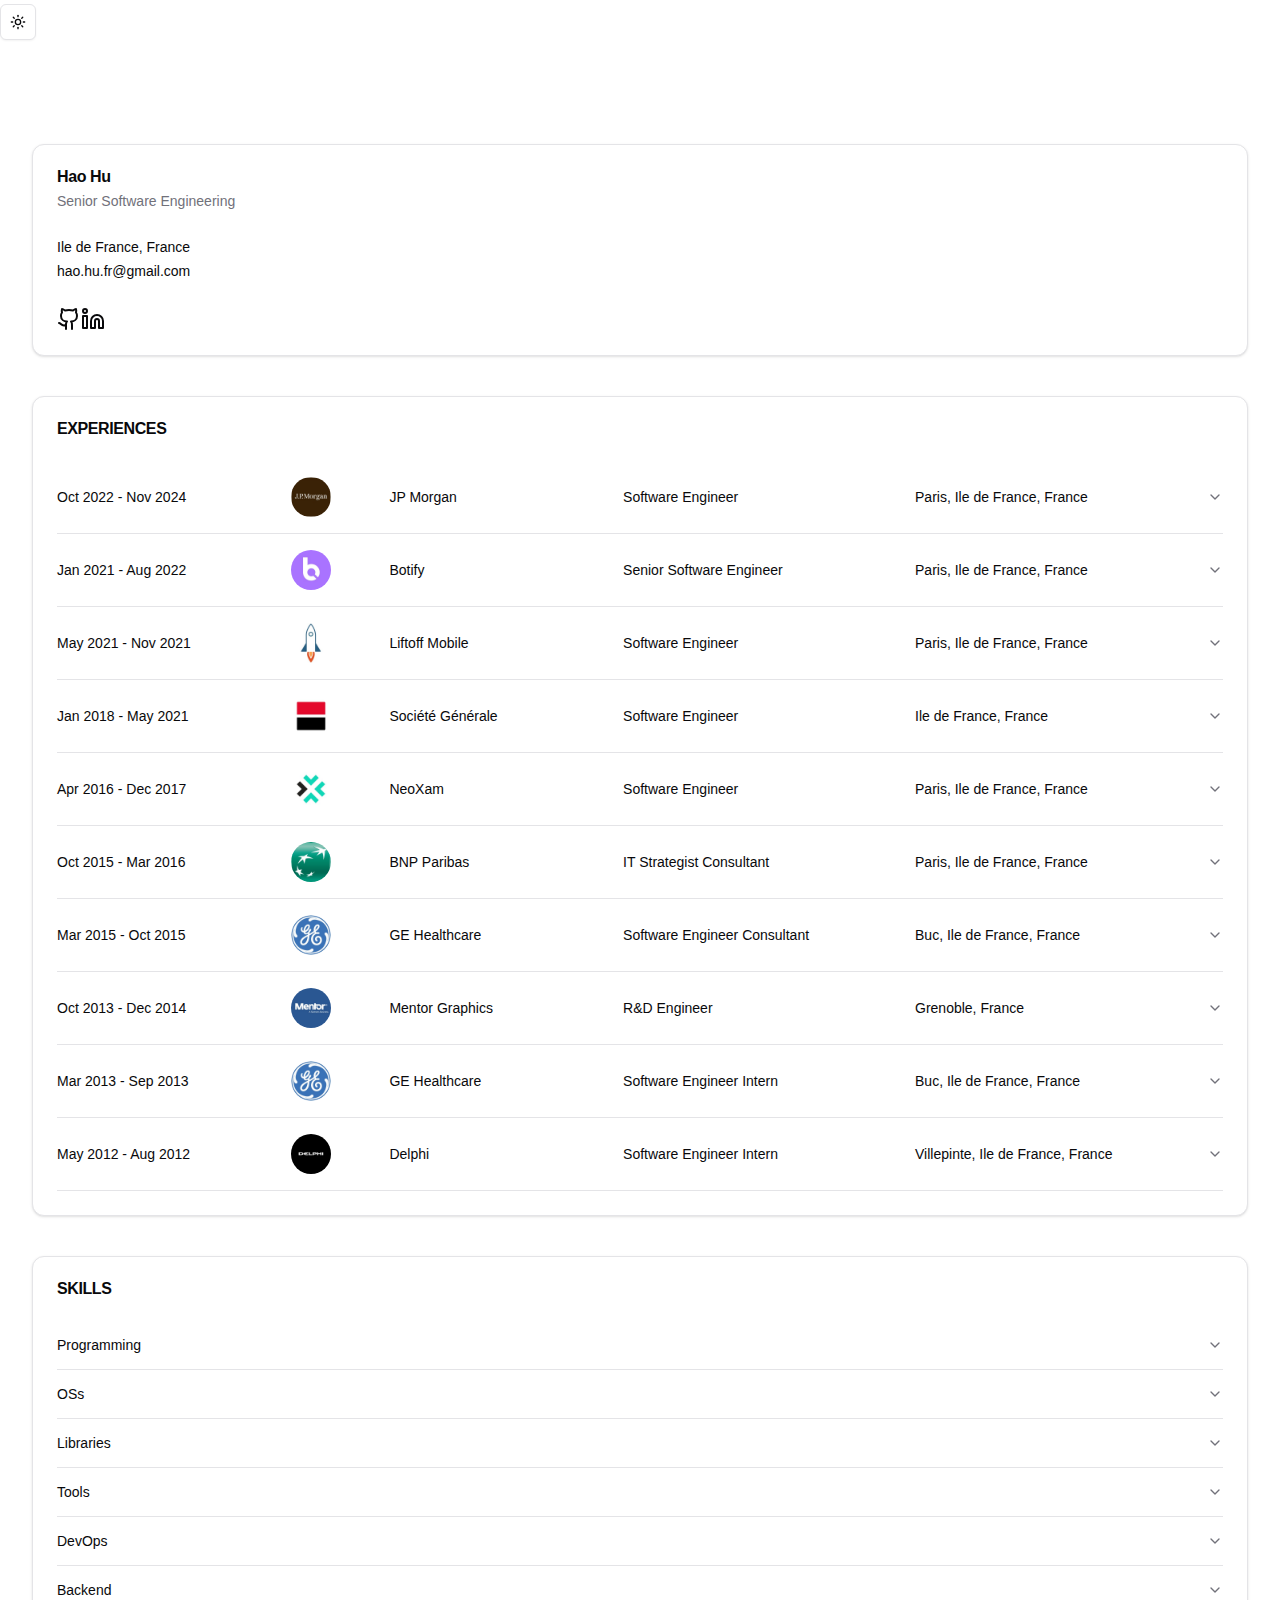
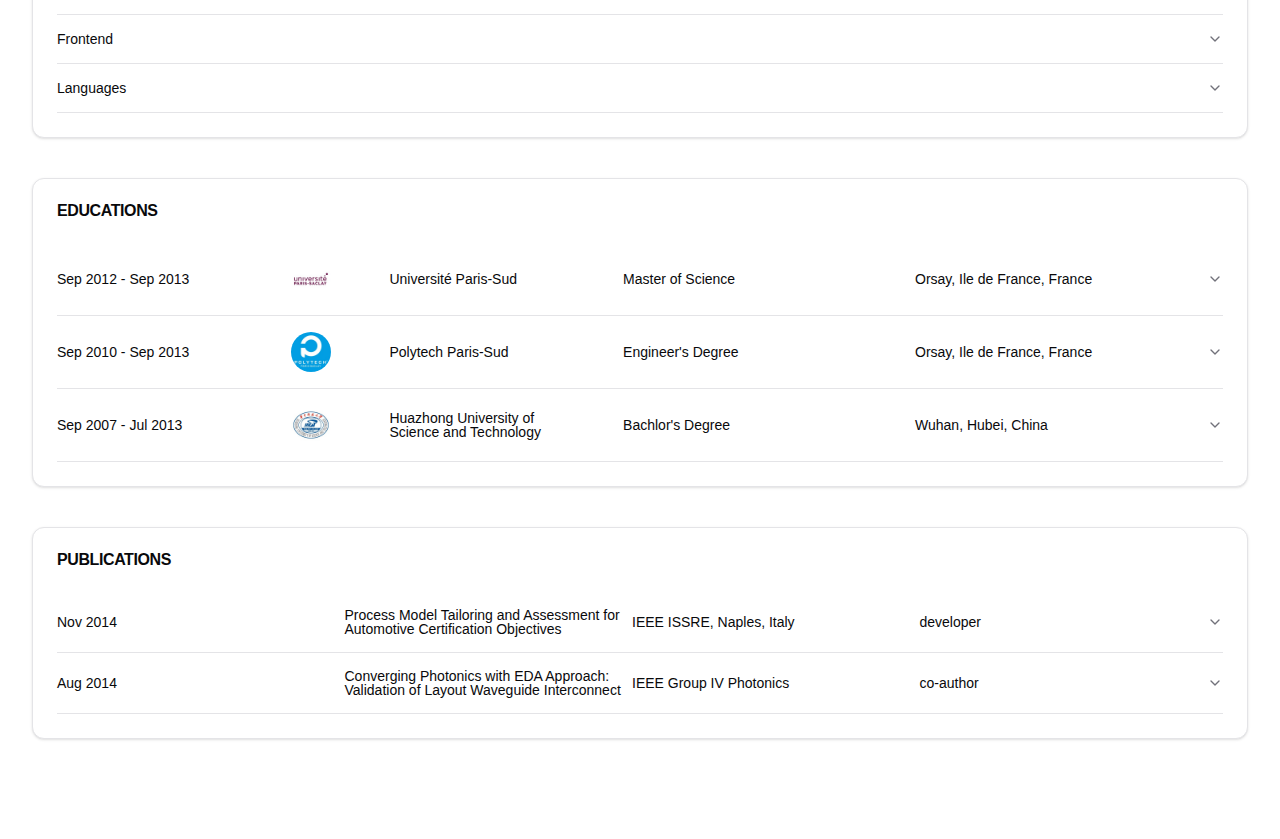
<file: index.html>
<!DOCTYPE html><html lang="en"><head><meta charSet="utf-8"/><meta name="viewport" content="width=device-width, initial-scale=1"/><link rel="stylesheet" href="/_next/static/css/5cf27d13fcb0b3f8.css" data-precedence="next"/><link rel="preload" as="script" fetchPriority="low" href="/_next/static/chunks/webpack-6c3038d37119b6b3.js"/><script src="/_next/static/chunks/4bd1b696-9dfee55aa6e90028.js" async=""></script><script src="/_next/static/chunks/517-b2fccff68521d873.js" async=""></script><script src="/_next/static/chunks/main-app-50fb57f1e8fb07f4.js" async=""></script><script src="/_next/static/chunks/app/layout-ac232cc511b407b0.js" async=""></script><script src="/_next/static/chunks/575-0d6743cfb68fe7bf.js" async=""></script><script src="/_next/static/chunks/app/page-6091d3046ad35ef0.js" async=""></script><script async="" src="https://www.googletagmanager.com/gtag/js?id=G-LCTEHVBBX8"></script><title>Hao Hu</title><meta name="description" content="Hao Hu, a senior software engineering professional"/><link rel="icon" href="/favicon.ico" type="image/x-icon" sizes="16x16"/><script src="/_next/static/chunks/polyfills-42372ed130431b0a.js" noModule=""></script></head><body class="__variable_4d318d __variable_ea5f4b antialiased"><script>((e,t,r,n,o,a,i,u)=>{let s=document.documentElement,l=["light","dark"];function c(t){(Array.isArray(e)?e:[e]).forEach(e=>{let r="class"===e,n=r&&a?o.map(e=>a[e]||e):o;r?(s.classList.remove(...n),s.classList.add(t)):s.setAttribute(e,t)}),u&&l.includes(t)&&(s.style.colorScheme=t)}if(n)c(n);else try{let e=localStorage.getItem(t)||r,n=i&&"system"===e?window.matchMedia("(prefers-color-scheme: dark)").matches?"dark":"light":e;c(n)}catch(e){}})("class","theme","system",null,["light","dark"],null,true,true)</script><main><section class="py-1"><button class="inline-flex items-center justify-center gap-2 whitespace-nowrap rounded-md text-sm font-medium transition-colors focus-visible:outline-none focus-visible:ring-1 focus-visible:ring-ring disabled:pointer-events-none disabled:opacity-50 [&amp;_svg]:pointer-events-none [&amp;_svg]:size-4 [&amp;_svg]:shrink-0 border border-input bg-background shadow-sm hover:bg-accent hover:text-accent-foreground h-9 w-9" type="button" id="radix-:R1flb:" aria-haspopup="menu" aria-expanded="false" data-state="closed"><svg xmlns="http://www.w3.org/2000/svg" width="24" height="24" viewBox="0 0 24 24" fill="none" stroke="currentColor" stroke-width="2" stroke-linecap="round" stroke-linejoin="round" class="lucide lucide-sun h-[1.2rem] w-[1.2rem] rotate-0 scale-100 transition-all dark:-rotate-90 dark:scale-0"><circle cx="12" cy="12" r="4"></circle><path d="M12 2v2"></path><path d="M12 20v2"></path><path d="m4.93 4.93 1.41 1.41"></path><path d="m17.66 17.66 1.41 1.41"></path><path d="M2 12h2"></path><path d="M20 12h2"></path><path d="m6.34 17.66-1.41 1.41"></path><path d="m19.07 4.93-1.41 1.41"></path></svg><svg xmlns="http://www.w3.org/2000/svg" width="24" height="24" viewBox="0 0 24 24" fill="none" stroke="currentColor" stroke-width="2" stroke-linecap="round" stroke-linejoin="round" class="lucide lucide-moon absolute h-[1.2rem] w-[1.2rem] rotate-90 scale-0 transition-all dark:rotate-0 dark:scale-100"><path d="M12 3a6 6 0 0 0 9 9 9 9 0 1 1-9-9Z"></path></svg><span class="sr-only">Toggle theme</span></button></section><section class="py-20"><section class="py-5"><div class="max-w-7xl mx-auto px-4 sm:px-6 lg:px-8"><div class="rounded-xl border bg-card text-card-foreground shadow"><div class="flex flex-col space-y-1.5 p-6"><div class="font-semibold leading-none tracking-tight">Hao<!-- --> <!-- -->Hu</div><div class="text-sm text-muted-foreground">Senior Software Engineering</div></div><div class="p-6 pt-0"><div><label class="text-sm font-medium leading-none peer-disabled:cursor-not-allowed peer-disabled:opacity-70">Ile de France, France</label></div><div><label class="text-sm font-medium leading-none peer-disabled:cursor-not-allowed peer-disabled:opacity-70">hao.hu.fr@gmail.com</label></div></div><div class="flex items-center p-6 pt-0"><a href="https://github.com/m-hu"><svg xmlns="http://www.w3.org/2000/svg" width="24" height="24" viewBox="0 0 24 24" fill="none" stroke="currentColor" stroke-width="2" stroke-linecap="round" stroke-linejoin="round" class="lucide lucide-github"><path d="M15 22v-4a4.8 4.8 0 0 0-1-3.5c3 0 6-2 6-5.5.08-1.25-.27-2.48-1-3.5.28-1.15.28-2.35 0-3.5 0 0-1 0-3 1.5-2.64-.5-5.36-.5-8 0C6 2 5 2 5 2c-.3 1.15-.3 2.35 0 3.5A5.403 5.403 0 0 0 4 9c0 3.5 3 5.5 6 5.5-.39.49-.68 1.05-.85 1.65-.17.6-.22 1.23-.15 1.85v4"></path><path d="M9 18c-4.51 2-5-2-7-2"></path></svg></a><a href="https://www.linkedin.com/in/hhu/"><svg xmlns="http://www.w3.org/2000/svg" width="24" height="24" viewBox="0 0 24 24" fill="none" stroke="currentColor" stroke-width="2" stroke-linecap="round" stroke-linejoin="round" class="lucide lucide-linkedin"><path d="M16 8a6 6 0 0 1 6 6v7h-4v-7a2 2 0 0 0-2-2 2 2 0 0 0-2 2v7h-4v-7a6 6 0 0 1 6-6z"></path><rect width="4" height="12" x="2" y="9"></rect><circle cx="4" cy="4" r="2"></circle></svg></a></div></div></div></section><section class="py-5"><div class="max-w-7xl mx-auto px-4 sm:px-6 lg:px-8"><div class="rounded-xl border bg-card text-card-foreground shadow"><div class="flex flex-col space-y-1.5 p-6"><div class="font-semibold leading-none tracking-tight">EXPERIENCES</div></div><div class="p-6 pt-0"><div class="w-full" data-orientation="vertical"><div data-state="closed" data-orientation="vertical" class="border-b"><h3 data-orientation="vertical" data-state="closed" class="flex"><button type="button" aria-controls="radix-:R4cmflb:" aria-expanded="false" data-state="closed" data-orientation="vertical" id="radix-:Rcmflb:" class="flex flex-1 items-center justify-between py-4 text-sm font-medium transition-all hover:underline text-left [&amp;[data-state=open]&gt;svg]:rotate-180" data-radix-collection-item=""><label class="text-sm font-medium leading-none peer-disabled:cursor-not-allowed peer-disabled:opacity-70" style="flex-basis:15.00%">Oct 2022<!-- --> - <!-- -->Nov 2024</label><span class="relative flex h-10 w-10 shrink-0 overflow-hidden rounded-full"></span><label class="text-sm font-medium leading-none peer-disabled:cursor-not-allowed peer-disabled:opacity-70" style="flex-basis:15.00%">JP Morgan</label><label class="text-sm font-medium leading-none peer-disabled:cursor-not-allowed peer-disabled:opacity-70" style="flex-basis:20.00%">Software Engineer</label><label class="text-sm font-medium leading-none peer-disabled:cursor-not-allowed peer-disabled:opacity-70" style="flex-basis:20.00%">Paris, Ile de France, France</label><svg xmlns="http://www.w3.org/2000/svg" width="24" height="24" viewBox="0 0 24 24" fill="none" stroke="currentColor" stroke-width="2" stroke-linecap="round" stroke-linejoin="round" class="lucide lucide-chevron-down h-4 w-4 shrink-0 text-muted-foreground transition-transform duration-200"><path d="m6 9 6 6 6-6"></path></svg></button></h3><div data-state="closed" id="radix-:R4cmflb:" hidden="" role="region" aria-labelledby="radix-:Rcmflb:" data-orientation="vertical" class="overflow-hidden text-sm data-[state=closed]:animate-accordion-up data-[state=open]:animate-accordion-down" style="--radix-accordion-content-height:var(--radix-collapsible-content-height);--radix-accordion-content-width:var(--radix-collapsible-content-width)"></div></div><div data-state="closed" data-orientation="vertical" class="border-b"><h3 data-orientation="vertical" data-state="closed" class="flex"><button type="button" aria-controls="radix-:R4kmflb:" aria-expanded="false" data-state="closed" data-orientation="vertical" id="radix-:Rkmflb:" class="flex flex-1 items-center justify-between py-4 text-sm font-medium transition-all hover:underline text-left [&amp;[data-state=open]&gt;svg]:rotate-180" data-radix-collection-item=""><label class="text-sm font-medium leading-none peer-disabled:cursor-not-allowed peer-disabled:opacity-70" style="flex-basis:15.00%">Jan 2021<!-- --> - <!-- -->Aug 2022</label><span class="relative flex h-10 w-10 shrink-0 overflow-hidden rounded-full"></span><label class="text-sm font-medium leading-none peer-disabled:cursor-not-allowed peer-disabled:opacity-70" style="flex-basis:15.00%">Botify</label><label class="text-sm font-medium leading-none peer-disabled:cursor-not-allowed peer-disabled:opacity-70" style="flex-basis:20.00%">Senior Software Engineer</label><label class="text-sm font-medium leading-none peer-disabled:cursor-not-allowed peer-disabled:opacity-70" style="flex-basis:20.00%">Paris, Ile de France, France</label><svg xmlns="http://www.w3.org/2000/svg" width="24" height="24" viewBox="0 0 24 24" fill="none" stroke="currentColor" stroke-width="2" stroke-linecap="round" stroke-linejoin="round" class="lucide lucide-chevron-down h-4 w-4 shrink-0 text-muted-foreground transition-transform duration-200"><path d="m6 9 6 6 6-6"></path></svg></button></h3><div data-state="closed" id="radix-:R4kmflb:" hidden="" role="region" aria-labelledby="radix-:Rkmflb:" data-orientation="vertical" class="overflow-hidden text-sm data-[state=closed]:animate-accordion-up data-[state=open]:animate-accordion-down" style="--radix-accordion-content-height:var(--radix-collapsible-content-height);--radix-accordion-content-width:var(--radix-collapsible-content-width)"></div></div><div data-state="closed" data-orientation="vertical" class="border-b"><h3 data-orientation="vertical" data-state="closed" class="flex"><button type="button" aria-controls="radix-:R4smflb:" aria-expanded="false" data-state="closed" data-orientation="vertical" id="radix-:Rsmflb:" class="flex flex-1 items-center justify-between py-4 text-sm font-medium transition-all hover:underline text-left [&amp;[data-state=open]&gt;svg]:rotate-180" data-radix-collection-item=""><label class="text-sm font-medium leading-none peer-disabled:cursor-not-allowed peer-disabled:opacity-70" style="flex-basis:15.00%">May 2021<!-- --> - <!-- -->Nov 2021</label><span class="relative flex h-10 w-10 shrink-0 overflow-hidden rounded-full"></span><label class="text-sm font-medium leading-none peer-disabled:cursor-not-allowed peer-disabled:opacity-70" style="flex-basis:15.00%">Liftoff Mobile</label><label class="text-sm font-medium leading-none peer-disabled:cursor-not-allowed peer-disabled:opacity-70" style="flex-basis:20.00%">Software Engineer</label><label class="text-sm font-medium leading-none peer-disabled:cursor-not-allowed peer-disabled:opacity-70" style="flex-basis:20.00%">Paris, Ile de France, France</label><svg xmlns="http://www.w3.org/2000/svg" width="24" height="24" viewBox="0 0 24 24" fill="none" stroke="currentColor" stroke-width="2" stroke-linecap="round" stroke-linejoin="round" class="lucide lucide-chevron-down h-4 w-4 shrink-0 text-muted-foreground transition-transform duration-200"><path d="m6 9 6 6 6-6"></path></svg></button></h3><div data-state="closed" id="radix-:R4smflb:" hidden="" role="region" aria-labelledby="radix-:Rsmflb:" data-orientation="vertical" class="overflow-hidden text-sm data-[state=closed]:animate-accordion-up data-[state=open]:animate-accordion-down" style="--radix-accordion-content-height:var(--radix-collapsible-content-height);--radix-accordion-content-width:var(--radix-collapsible-content-width)"></div></div><div data-state="closed" data-orientation="vertical" class="border-b"><h3 data-orientation="vertical" data-state="closed" class="flex"><button type="button" aria-controls="radix-:R54mflb:" aria-expanded="false" data-state="closed" data-orientation="vertical" id="radix-:R14mflb:" class="flex flex-1 items-center justify-between py-4 text-sm font-medium transition-all hover:underline text-left [&amp;[data-state=open]&gt;svg]:rotate-180" data-radix-collection-item=""><label class="text-sm font-medium leading-none peer-disabled:cursor-not-allowed peer-disabled:opacity-70" style="flex-basis:15.00%">Jan 2018<!-- --> - <!-- -->May 2021</label><span class="relative flex h-10 w-10 shrink-0 overflow-hidden rounded-full"></span><label class="text-sm font-medium leading-none peer-disabled:cursor-not-allowed peer-disabled:opacity-70" style="flex-basis:15.00%">Société Générale</label><label class="text-sm font-medium leading-none peer-disabled:cursor-not-allowed peer-disabled:opacity-70" style="flex-basis:20.00%">Software Engineer</label><label class="text-sm font-medium leading-none peer-disabled:cursor-not-allowed peer-disabled:opacity-70" style="flex-basis:20.00%">Ile de France, France</label><svg xmlns="http://www.w3.org/2000/svg" width="24" height="24" viewBox="0 0 24 24" fill="none" stroke="currentColor" stroke-width="2" stroke-linecap="round" stroke-linejoin="round" class="lucide lucide-chevron-down h-4 w-4 shrink-0 text-muted-foreground transition-transform duration-200"><path d="m6 9 6 6 6-6"></path></svg></button></h3><div data-state="closed" id="radix-:R54mflb:" hidden="" role="region" aria-labelledby="radix-:R14mflb:" data-orientation="vertical" class="overflow-hidden text-sm data-[state=closed]:animate-accordion-up data-[state=open]:animate-accordion-down" style="--radix-accordion-content-height:var(--radix-collapsible-content-height);--radix-accordion-content-width:var(--radix-collapsible-content-width)"></div></div><div data-state="closed" data-orientation="vertical" class="border-b"><h3 data-orientation="vertical" data-state="closed" class="flex"><button type="button" aria-controls="radix-:R5cmflb:" aria-expanded="false" data-state="closed" data-orientation="vertical" id="radix-:R1cmflb:" class="flex flex-1 items-center justify-between py-4 text-sm font-medium transition-all hover:underline text-left [&amp;[data-state=open]&gt;svg]:rotate-180" data-radix-collection-item=""><label class="text-sm font-medium leading-none peer-disabled:cursor-not-allowed peer-disabled:opacity-70" style="flex-basis:15.00%">Apr 2016<!-- --> - <!-- -->Dec 2017</label><span class="relative flex h-10 w-10 shrink-0 overflow-hidden rounded-full"></span><label class="text-sm font-medium leading-none peer-disabled:cursor-not-allowed peer-disabled:opacity-70" style="flex-basis:15.00%">NeoXam</label><label class="text-sm font-medium leading-none peer-disabled:cursor-not-allowed peer-disabled:opacity-70" style="flex-basis:20.00%">Software Engineer</label><label class="text-sm font-medium leading-none peer-disabled:cursor-not-allowed peer-disabled:opacity-70" style="flex-basis:20.00%">Paris, Ile de France, France</label><svg xmlns="http://www.w3.org/2000/svg" width="24" height="24" viewBox="0 0 24 24" fill="none" stroke="currentColor" stroke-width="2" stroke-linecap="round" stroke-linejoin="round" class="lucide lucide-chevron-down h-4 w-4 shrink-0 text-muted-foreground transition-transform duration-200"><path d="m6 9 6 6 6-6"></path></svg></button></h3><div data-state="closed" id="radix-:R5cmflb:" hidden="" role="region" aria-labelledby="radix-:R1cmflb:" data-orientation="vertical" class="overflow-hidden text-sm data-[state=closed]:animate-accordion-up data-[state=open]:animate-accordion-down" style="--radix-accordion-content-height:var(--radix-collapsible-content-height);--radix-accordion-content-width:var(--radix-collapsible-content-width)"></div></div><div data-state="closed" data-orientation="vertical" class="border-b"><h3 data-orientation="vertical" data-state="closed" class="flex"><button type="button" aria-controls="radix-:R5kmflb:" aria-expanded="false" data-state="closed" data-orientation="vertical" id="radix-:R1kmflb:" class="flex flex-1 items-center justify-between py-4 text-sm font-medium transition-all hover:underline text-left [&amp;[data-state=open]&gt;svg]:rotate-180" data-radix-collection-item=""><label class="text-sm font-medium leading-none peer-disabled:cursor-not-allowed peer-disabled:opacity-70" style="flex-basis:15.00%">Oct 2015<!-- --> - <!-- -->Mar 2016</label><span class="relative flex h-10 w-10 shrink-0 overflow-hidden rounded-full"></span><label class="text-sm font-medium leading-none peer-disabled:cursor-not-allowed peer-disabled:opacity-70" style="flex-basis:15.00%">BNP Paribas</label><label class="text-sm font-medium leading-none peer-disabled:cursor-not-allowed peer-disabled:opacity-70" style="flex-basis:20.00%">IT Strategist Consultant</label><label class="text-sm font-medium leading-none peer-disabled:cursor-not-allowed peer-disabled:opacity-70" style="flex-basis:20.00%">Paris, Ile de France, France</label><svg xmlns="http://www.w3.org/2000/svg" width="24" height="24" viewBox="0 0 24 24" fill="none" stroke="currentColor" stroke-width="2" stroke-linecap="round" stroke-linejoin="round" class="lucide lucide-chevron-down h-4 w-4 shrink-0 text-muted-foreground transition-transform duration-200"><path d="m6 9 6 6 6-6"></path></svg></button></h3><div data-state="closed" id="radix-:R5kmflb:" hidden="" role="region" aria-labelledby="radix-:R1kmflb:" data-orientation="vertical" class="overflow-hidden text-sm data-[state=closed]:animate-accordion-up data-[state=open]:animate-accordion-down" style="--radix-accordion-content-height:var(--radix-collapsible-content-height);--radix-accordion-content-width:var(--radix-collapsible-content-width)"></div></div><div data-state="closed" data-orientation="vertical" class="border-b"><h3 data-orientation="vertical" data-state="closed" class="flex"><button type="button" aria-controls="radix-:R5smflb:" aria-expanded="false" data-state="closed" data-orientation="vertical" id="radix-:R1smflb:" class="flex flex-1 items-center justify-between py-4 text-sm font-medium transition-all hover:underline text-left [&amp;[data-state=open]&gt;svg]:rotate-180" data-radix-collection-item=""><label class="text-sm font-medium leading-none peer-disabled:cursor-not-allowed peer-disabled:opacity-70" style="flex-basis:15.00%">Mar 2015<!-- --> - <!-- -->Oct 2015</label><span class="relative flex h-10 w-10 shrink-0 overflow-hidden rounded-full"></span><label class="text-sm font-medium leading-none peer-disabled:cursor-not-allowed peer-disabled:opacity-70" style="flex-basis:15.00%">GE Healthcare</label><label class="text-sm font-medium leading-none peer-disabled:cursor-not-allowed peer-disabled:opacity-70" style="flex-basis:20.00%">Software Engineer Consultant</label><label class="text-sm font-medium leading-none peer-disabled:cursor-not-allowed peer-disabled:opacity-70" style="flex-basis:20.00%">Buc, Ile de France, France</label><svg xmlns="http://www.w3.org/2000/svg" width="24" height="24" viewBox="0 0 24 24" fill="none" stroke="currentColor" stroke-width="2" stroke-linecap="round" stroke-linejoin="round" class="lucide lucide-chevron-down h-4 w-4 shrink-0 text-muted-foreground transition-transform duration-200"><path d="m6 9 6 6 6-6"></path></svg></button></h3><div data-state="closed" id="radix-:R5smflb:" hidden="" role="region" aria-labelledby="radix-:R1smflb:" data-orientation="vertical" class="overflow-hidden text-sm data-[state=closed]:animate-accordion-up data-[state=open]:animate-accordion-down" style="--radix-accordion-content-height:var(--radix-collapsible-content-height);--radix-accordion-content-width:var(--radix-collapsible-content-width)"></div></div><div data-state="closed" data-orientation="vertical" class="border-b"><h3 data-orientation="vertical" data-state="closed" class="flex"><button type="button" aria-controls="radix-:R64mflb:" aria-expanded="false" data-state="closed" data-orientation="vertical" id="radix-:R24mflb:" class="flex flex-1 items-center justify-between py-4 text-sm font-medium transition-all hover:underline text-left [&amp;[data-state=open]&gt;svg]:rotate-180" data-radix-collection-item=""><label class="text-sm font-medium leading-none peer-disabled:cursor-not-allowed peer-disabled:opacity-70" style="flex-basis:15.00%">Oct 2013<!-- --> - <!-- -->Dec 2014</label><span class="relative flex h-10 w-10 shrink-0 overflow-hidden rounded-full"></span><label class="text-sm font-medium leading-none peer-disabled:cursor-not-allowed peer-disabled:opacity-70" style="flex-basis:15.00%">Mentor Graphics</label><label class="text-sm font-medium leading-none peer-disabled:cursor-not-allowed peer-disabled:opacity-70" style="flex-basis:20.00%">R&amp;D Engineer</label><label class="text-sm font-medium leading-none peer-disabled:cursor-not-allowed peer-disabled:opacity-70" style="flex-basis:20.00%">Grenoble, France</label><svg xmlns="http://www.w3.org/2000/svg" width="24" height="24" viewBox="0 0 24 24" fill="none" stroke="currentColor" stroke-width="2" stroke-linecap="round" stroke-linejoin="round" class="lucide lucide-chevron-down h-4 w-4 shrink-0 text-muted-foreground transition-transform duration-200"><path d="m6 9 6 6 6-6"></path></svg></button></h3><div data-state="closed" id="radix-:R64mflb:" hidden="" role="region" aria-labelledby="radix-:R24mflb:" data-orientation="vertical" class="overflow-hidden text-sm data-[state=closed]:animate-accordion-up data-[state=open]:animate-accordion-down" style="--radix-accordion-content-height:var(--radix-collapsible-content-height);--radix-accordion-content-width:var(--radix-collapsible-content-width)"></div></div><div data-state="closed" data-orientation="vertical" class="border-b"><h3 data-orientation="vertical" data-state="closed" class="flex"><button type="button" aria-controls="radix-:R6cmflb:" aria-expanded="false" data-state="closed" data-orientation="vertical" id="radix-:R2cmflb:" class="flex flex-1 items-center justify-between py-4 text-sm font-medium transition-all hover:underline text-left [&amp;[data-state=open]&gt;svg]:rotate-180" data-radix-collection-item=""><label class="text-sm font-medium leading-none peer-disabled:cursor-not-allowed peer-disabled:opacity-70" style="flex-basis:15.00%">Mar 2013<!-- --> - <!-- -->Sep 2013</label><span class="relative flex h-10 w-10 shrink-0 overflow-hidden rounded-full"></span><label class="text-sm font-medium leading-none peer-disabled:cursor-not-allowed peer-disabled:opacity-70" style="flex-basis:15.00%">GE Healthcare</label><label class="text-sm font-medium leading-none peer-disabled:cursor-not-allowed peer-disabled:opacity-70" style="flex-basis:20.00%">Software Engineer Intern</label><label class="text-sm font-medium leading-none peer-disabled:cursor-not-allowed peer-disabled:opacity-70" style="flex-basis:20.00%">Buc, Ile de France, France</label><svg xmlns="http://www.w3.org/2000/svg" width="24" height="24" viewBox="0 0 24 24" fill="none" stroke="currentColor" stroke-width="2" stroke-linecap="round" stroke-linejoin="round" class="lucide lucide-chevron-down h-4 w-4 shrink-0 text-muted-foreground transition-transform duration-200"><path d="m6 9 6 6 6-6"></path></svg></button></h3><div data-state="closed" id="radix-:R6cmflb:" hidden="" role="region" aria-labelledby="radix-:R2cmflb:" data-orientation="vertical" class="overflow-hidden text-sm data-[state=closed]:animate-accordion-up data-[state=open]:animate-accordion-down" style="--radix-accordion-content-height:var(--radix-collapsible-content-height);--radix-accordion-content-width:var(--radix-collapsible-content-width)"></div></div><div data-state="closed" data-orientation="vertical" class="border-b"><h3 data-orientation="vertical" data-state="closed" class="flex"><button type="button" aria-controls="radix-:R6kmflb:" aria-expanded="false" data-state="closed" data-orientation="vertical" id="radix-:R2kmflb:" class="flex flex-1 items-center justify-between py-4 text-sm font-medium transition-all hover:underline text-left [&amp;[data-state=open]&gt;svg]:rotate-180" data-radix-collection-item=""><label class="text-sm font-medium leading-none peer-disabled:cursor-not-allowed peer-disabled:opacity-70" style="flex-basis:15.00%">May 2012<!-- --> - <!-- -->Aug 2012</label><span class="relative flex h-10 w-10 shrink-0 overflow-hidden rounded-full"></span><label class="text-sm font-medium leading-none peer-disabled:cursor-not-allowed peer-disabled:opacity-70" style="flex-basis:15.00%">Delphi</label><label class="text-sm font-medium leading-none peer-disabled:cursor-not-allowed peer-disabled:opacity-70" style="flex-basis:20.00%">Software Engineer Intern</label><label class="text-sm font-medium leading-none peer-disabled:cursor-not-allowed peer-disabled:opacity-70" style="flex-basis:20.00%">Villepinte, Ile de France, France</label><svg xmlns="http://www.w3.org/2000/svg" width="24" height="24" viewBox="0 0 24 24" fill="none" stroke="currentColor" stroke-width="2" stroke-linecap="round" stroke-linejoin="round" class="lucide lucide-chevron-down h-4 w-4 shrink-0 text-muted-foreground transition-transform duration-200"><path d="m6 9 6 6 6-6"></path></svg></button></h3><div data-state="closed" id="radix-:R6kmflb:" hidden="" role="region" aria-labelledby="radix-:R2kmflb:" data-orientation="vertical" class="overflow-hidden text-sm data-[state=closed]:animate-accordion-up data-[state=open]:animate-accordion-down" style="--radix-accordion-content-height:var(--radix-collapsible-content-height);--radix-accordion-content-width:var(--radix-collapsible-content-width)"></div></div></div></div></div></div></section><section class="py-5"><div class="max-w-7xl mx-auto px-4 sm:px-6 lg:px-8"><div class="rounded-xl border bg-card text-card-foreground shadow"><div class="flex flex-col space-y-1.5 p-6"><div class="font-semibold leading-none tracking-tight">SKILLS</div></div><div class="p-6 pt-0"><div class="w-full" data-orientation="vertical"><div data-state="closed" data-orientation="vertical" class="border-b"><h3 data-orientation="vertical" data-state="closed" class="flex"><button type="button" aria-controls="radix-:R4cuflb:" aria-expanded="false" data-state="closed" data-orientation="vertical" id="radix-:Rcuflb:" class="flex flex-1 items-center justify-between py-4 text-sm font-medium transition-all hover:underline text-left [&amp;[data-state=open]&gt;svg]:rotate-180" data-radix-collection-item=""><label class="text-sm font-medium leading-none peer-disabled:cursor-not-allowed peer-disabled:opacity-70">Programming</label><svg xmlns="http://www.w3.org/2000/svg" width="24" height="24" viewBox="0 0 24 24" fill="none" stroke="currentColor" stroke-width="2" stroke-linecap="round" stroke-linejoin="round" class="lucide lucide-chevron-down h-4 w-4 shrink-0 text-muted-foreground transition-transform duration-200"><path d="m6 9 6 6 6-6"></path></svg></button></h3><div data-state="closed" id="radix-:R4cuflb:" hidden="" role="region" aria-labelledby="radix-:Rcuflb:" data-orientation="vertical" class="overflow-hidden text-sm data-[state=closed]:animate-accordion-up data-[state=open]:animate-accordion-down" style="--radix-accordion-content-height:var(--radix-collapsible-content-height);--radix-accordion-content-width:var(--radix-collapsible-content-width)"></div></div><div data-state="closed" data-orientation="vertical" class="border-b"><h3 data-orientation="vertical" data-state="closed" class="flex"><button type="button" aria-controls="radix-:R4kuflb:" aria-expanded="false" data-state="closed" data-orientation="vertical" id="radix-:Rkuflb:" class="flex flex-1 items-center justify-between py-4 text-sm font-medium transition-all hover:underline text-left [&amp;[data-state=open]&gt;svg]:rotate-180" data-radix-collection-item=""><label class="text-sm font-medium leading-none peer-disabled:cursor-not-allowed peer-disabled:opacity-70">OSs</label><svg xmlns="http://www.w3.org/2000/svg" width="24" height="24" viewBox="0 0 24 24" fill="none" stroke="currentColor" stroke-width="2" stroke-linecap="round" stroke-linejoin="round" class="lucide lucide-chevron-down h-4 w-4 shrink-0 text-muted-foreground transition-transform duration-200"><path d="m6 9 6 6 6-6"></path></svg></button></h3><div data-state="closed" id="radix-:R4kuflb:" hidden="" role="region" aria-labelledby="radix-:Rkuflb:" data-orientation="vertical" class="overflow-hidden text-sm data-[state=closed]:animate-accordion-up data-[state=open]:animate-accordion-down" style="--radix-accordion-content-height:var(--radix-collapsible-content-height);--radix-accordion-content-width:var(--radix-collapsible-content-width)"></div></div><div data-state="closed" data-orientation="vertical" class="border-b"><h3 data-orientation="vertical" data-state="closed" class="flex"><button type="button" aria-controls="radix-:R4suflb:" aria-expanded="false" data-state="closed" data-orientation="vertical" id="radix-:Rsuflb:" class="flex flex-1 items-center justify-between py-4 text-sm font-medium transition-all hover:underline text-left [&amp;[data-state=open]&gt;svg]:rotate-180" data-radix-collection-item=""><label class="text-sm font-medium leading-none peer-disabled:cursor-not-allowed peer-disabled:opacity-70">Libraries</label><svg xmlns="http://www.w3.org/2000/svg" width="24" height="24" viewBox="0 0 24 24" fill="none" stroke="currentColor" stroke-width="2" stroke-linecap="round" stroke-linejoin="round" class="lucide lucide-chevron-down h-4 w-4 shrink-0 text-muted-foreground transition-transform duration-200"><path d="m6 9 6 6 6-6"></path></svg></button></h3><div data-state="closed" id="radix-:R4suflb:" hidden="" role="region" aria-labelledby="radix-:Rsuflb:" data-orientation="vertical" class="overflow-hidden text-sm data-[state=closed]:animate-accordion-up data-[state=open]:animate-accordion-down" style="--radix-accordion-content-height:var(--radix-collapsible-content-height);--radix-accordion-content-width:var(--radix-collapsible-content-width)"></div></div><div data-state="closed" data-orientation="vertical" class="border-b"><h3 data-orientation="vertical" data-state="closed" class="flex"><button type="button" aria-controls="radix-:R54uflb:" aria-expanded="false" data-state="closed" data-orientation="vertical" id="radix-:R14uflb:" class="flex flex-1 items-center justify-between py-4 text-sm font-medium transition-all hover:underline text-left [&amp;[data-state=open]&gt;svg]:rotate-180" data-radix-collection-item=""><label class="text-sm font-medium leading-none peer-disabled:cursor-not-allowed peer-disabled:opacity-70">Tools</label><svg xmlns="http://www.w3.org/2000/svg" width="24" height="24" viewBox="0 0 24 24" fill="none" stroke="currentColor" stroke-width="2" stroke-linecap="round" stroke-linejoin="round" class="lucide lucide-chevron-down h-4 w-4 shrink-0 text-muted-foreground transition-transform duration-200"><path d="m6 9 6 6 6-6"></path></svg></button></h3><div data-state="closed" id="radix-:R54uflb:" hidden="" role="region" aria-labelledby="radix-:R14uflb:" data-orientation="vertical" class="overflow-hidden text-sm data-[state=closed]:animate-accordion-up data-[state=open]:animate-accordion-down" style="--radix-accordion-content-height:var(--radix-collapsible-content-height);--radix-accordion-content-width:var(--radix-collapsible-content-width)"></div></div><div data-state="closed" data-orientation="vertical" class="border-b"><h3 data-orientation="vertical" data-state="closed" class="flex"><button type="button" aria-controls="radix-:R5cuflb:" aria-expanded="false" data-state="closed" data-orientation="vertical" id="radix-:R1cuflb:" class="flex flex-1 items-center justify-between py-4 text-sm font-medium transition-all hover:underline text-left [&amp;[data-state=open]&gt;svg]:rotate-180" data-radix-collection-item=""><label class="text-sm font-medium leading-none peer-disabled:cursor-not-allowed peer-disabled:opacity-70">DevOps</label><svg xmlns="http://www.w3.org/2000/svg" width="24" height="24" viewBox="0 0 24 24" fill="none" stroke="currentColor" stroke-width="2" stroke-linecap="round" stroke-linejoin="round" class="lucide lucide-chevron-down h-4 w-4 shrink-0 text-muted-foreground transition-transform duration-200"><path d="m6 9 6 6 6-6"></path></svg></button></h3><div data-state="closed" id="radix-:R5cuflb:" hidden="" role="region" aria-labelledby="radix-:R1cuflb:" data-orientation="vertical" class="overflow-hidden text-sm data-[state=closed]:animate-accordion-up data-[state=open]:animate-accordion-down" style="--radix-accordion-content-height:var(--radix-collapsible-content-height);--radix-accordion-content-width:var(--radix-collapsible-content-width)"></div></div><div data-state="closed" data-orientation="vertical" class="border-b"><h3 data-orientation="vertical" data-state="closed" class="flex"><button type="button" aria-controls="radix-:R5kuflb:" aria-expanded="false" data-state="closed" data-orientation="vertical" id="radix-:R1kuflb:" class="flex flex-1 items-center justify-between py-4 text-sm font-medium transition-all hover:underline text-left [&amp;[data-state=open]&gt;svg]:rotate-180" data-radix-collection-item=""><label class="text-sm font-medium leading-none peer-disabled:cursor-not-allowed peer-disabled:opacity-70">Backend</label><svg xmlns="http://www.w3.org/2000/svg" width="24" height="24" viewBox="0 0 24 24" fill="none" stroke="currentColor" stroke-width="2" stroke-linecap="round" stroke-linejoin="round" class="lucide lucide-chevron-down h-4 w-4 shrink-0 text-muted-foreground transition-transform duration-200"><path d="m6 9 6 6 6-6"></path></svg></button></h3><div data-state="closed" id="radix-:R5kuflb:" hidden="" role="region" aria-labelledby="radix-:R1kuflb:" data-orientation="vertical" class="overflow-hidden text-sm data-[state=closed]:animate-accordion-up data-[state=open]:animate-accordion-down" style="--radix-accordion-content-height:var(--radix-collapsible-content-height);--radix-accordion-content-width:var(--radix-collapsible-content-width)"></div></div><div data-state="closed" data-orientation="vertical" class="border-b"><h3 data-orientation="vertical" data-state="closed" class="flex"><button type="button" aria-controls="radix-:R5suflb:" aria-expanded="false" data-state="closed" data-orientation="vertical" id="radix-:R1suflb:" class="flex flex-1 items-center justify-between py-4 text-sm font-medium transition-all hover:underline text-left [&amp;[data-state=open]&gt;svg]:rotate-180" data-radix-collection-item=""><label class="text-sm font-medium leading-none peer-disabled:cursor-not-allowed peer-disabled:opacity-70">Frontend</label><svg xmlns="http://www.w3.org/2000/svg" width="24" height="24" viewBox="0 0 24 24" fill="none" stroke="currentColor" stroke-width="2" stroke-linecap="round" stroke-linejoin="round" class="lucide lucide-chevron-down h-4 w-4 shrink-0 text-muted-foreground transition-transform duration-200"><path d="m6 9 6 6 6-6"></path></svg></button></h3><div data-state="closed" id="radix-:R5suflb:" hidden="" role="region" aria-labelledby="radix-:R1suflb:" data-orientation="vertical" class="overflow-hidden text-sm data-[state=closed]:animate-accordion-up data-[state=open]:animate-accordion-down" style="--radix-accordion-content-height:var(--radix-collapsible-content-height);--radix-accordion-content-width:var(--radix-collapsible-content-width)"></div></div><div data-state="closed" data-orientation="vertical" class="border-b"><h3 data-orientation="vertical" data-state="closed" class="flex"><button type="button" aria-controls="radix-:R64uflb:" aria-expanded="false" data-state="closed" data-orientation="vertical" id="radix-:R24uflb:" class="flex flex-1 items-center justify-between py-4 text-sm font-medium transition-all hover:underline text-left [&amp;[data-state=open]&gt;svg]:rotate-180" data-radix-collection-item=""><label class="text-sm font-medium leading-none peer-disabled:cursor-not-allowed peer-disabled:opacity-70">Languages</label><svg xmlns="http://www.w3.org/2000/svg" width="24" height="24" viewBox="0 0 24 24" fill="none" stroke="currentColor" stroke-width="2" stroke-linecap="round" stroke-linejoin="round" class="lucide lucide-chevron-down h-4 w-4 shrink-0 text-muted-foreground transition-transform duration-200"><path d="m6 9 6 6 6-6"></path></svg></button></h3><div data-state="closed" id="radix-:R64uflb:" hidden="" role="region" aria-labelledby="radix-:R24uflb:" data-orientation="vertical" class="overflow-hidden text-sm data-[state=closed]:animate-accordion-up data-[state=open]:animate-accordion-down" style="--radix-accordion-content-height:var(--radix-collapsible-content-height);--radix-accordion-content-width:var(--radix-collapsible-content-width)"></div></div></div></div></div></div></section><section class="py-5"><div class="max-w-7xl mx-auto px-4 sm:px-6 lg:px-8"><div class="rounded-xl border bg-card text-card-foreground shadow"><div class="flex flex-col space-y-1.5 p-6"><div class="font-semibold leading-none tracking-tight">EDUCATIONS</div></div><div class="p-6 pt-0"><div class="w-full" data-orientation="vertical"><div data-state="closed" data-orientation="vertical" class="border-b"><h3 data-orientation="vertical" data-state="closed" class="flex"><button type="button" aria-controls="radix-:R1d6flb:" aria-expanded="false" data-state="closed" data-orientation="vertical" id="radix-:Rd6flb:" class="flex flex-1 items-center justify-between py-4 text-sm font-medium transition-all hover:underline text-left [&amp;[data-state=open]&gt;svg]:rotate-180" data-radix-collection-item=""><label class="text-sm font-medium leading-none peer-disabled:cursor-not-allowed peer-disabled:opacity-70" style="flex-basis:15.00%">Sep 2012<!-- --> - <!-- -->Sep 2013</label><span class="relative flex h-10 w-10 shrink-0 overflow-hidden rounded-full"></span><label class="text-sm font-medium leading-none peer-disabled:cursor-not-allowed peer-disabled:opacity-70" style="flex-basis:15.00%">Université Paris-Sud</label><label class="text-sm font-medium leading-none peer-disabled:cursor-not-allowed peer-disabled:opacity-70" style="flex-basis:20.00%">Master of Science</label><label class="text-sm font-medium leading-none peer-disabled:cursor-not-allowed peer-disabled:opacity-70" style="flex-basis:20.00%">Orsay, Ile de France, France</label><svg xmlns="http://www.w3.org/2000/svg" width="24" height="24" viewBox="0 0 24 24" fill="none" stroke="currentColor" stroke-width="2" stroke-linecap="round" stroke-linejoin="round" class="lucide lucide-chevron-down h-4 w-4 shrink-0 text-muted-foreground transition-transform duration-200"><path d="m6 9 6 6 6-6"></path></svg></button></h3><div data-state="closed" id="radix-:R1d6flb:" hidden="" role="region" aria-labelledby="radix-:Rd6flb:" data-orientation="vertical" class="overflow-hidden text-sm data-[state=closed]:animate-accordion-up data-[state=open]:animate-accordion-down" style="--radix-accordion-content-height:var(--radix-collapsible-content-height);--radix-accordion-content-width:var(--radix-collapsible-content-width)"></div></div><div data-state="closed" data-orientation="vertical" class="border-b"><h3 data-orientation="vertical" data-state="closed" class="flex"><button type="button" aria-controls="radix-:R1l6flb:" aria-expanded="false" data-state="closed" data-orientation="vertical" id="radix-:Rl6flb:" class="flex flex-1 items-center justify-between py-4 text-sm font-medium transition-all hover:underline text-left [&amp;[data-state=open]&gt;svg]:rotate-180" data-radix-collection-item=""><label class="text-sm font-medium leading-none peer-disabled:cursor-not-allowed peer-disabled:opacity-70" style="flex-basis:15.00%">Sep 2010<!-- --> - <!-- -->Sep 2013</label><span class="relative flex h-10 w-10 shrink-0 overflow-hidden rounded-full"></span><label class="text-sm font-medium leading-none peer-disabled:cursor-not-allowed peer-disabled:opacity-70" style="flex-basis:15.00%">Polytech Paris-Sud</label><label class="text-sm font-medium leading-none peer-disabled:cursor-not-allowed peer-disabled:opacity-70" style="flex-basis:20.00%">Engineer&#x27;s Degree</label><label class="text-sm font-medium leading-none peer-disabled:cursor-not-allowed peer-disabled:opacity-70" style="flex-basis:20.00%">Orsay, Ile de France, France</label><svg xmlns="http://www.w3.org/2000/svg" width="24" height="24" viewBox="0 0 24 24" fill="none" stroke="currentColor" stroke-width="2" stroke-linecap="round" stroke-linejoin="round" class="lucide lucide-chevron-down h-4 w-4 shrink-0 text-muted-foreground transition-transform duration-200"><path d="m6 9 6 6 6-6"></path></svg></button></h3><div data-state="closed" id="radix-:R1l6flb:" hidden="" role="region" aria-labelledby="radix-:Rl6flb:" data-orientation="vertical" class="overflow-hidden text-sm data-[state=closed]:animate-accordion-up data-[state=open]:animate-accordion-down" style="--radix-accordion-content-height:var(--radix-collapsible-content-height);--radix-accordion-content-width:var(--radix-collapsible-content-width)"></div></div><div data-state="closed" data-orientation="vertical" class="border-b"><h3 data-orientation="vertical" data-state="closed" class="flex"><button type="button" aria-controls="radix-:R1t6flb:" aria-expanded="false" data-state="closed" data-orientation="vertical" id="radix-:Rt6flb:" class="flex flex-1 items-center justify-between py-4 text-sm font-medium transition-all hover:underline text-left [&amp;[data-state=open]&gt;svg]:rotate-180" data-radix-collection-item=""><label class="text-sm font-medium leading-none peer-disabled:cursor-not-allowed peer-disabled:opacity-70" style="flex-basis:15.00%">Sep 2007<!-- --> - <!-- -->Jul 2013</label><span class="relative flex h-10 w-10 shrink-0 overflow-hidden rounded-full"></span><label class="text-sm font-medium leading-none peer-disabled:cursor-not-allowed peer-disabled:opacity-70" style="flex-basis:15.00%">Huazhong University of Science and Technology</label><label class="text-sm font-medium leading-none peer-disabled:cursor-not-allowed peer-disabled:opacity-70" style="flex-basis:20.00%">Bachlor&#x27;s Degree</label><label class="text-sm font-medium leading-none peer-disabled:cursor-not-allowed peer-disabled:opacity-70" style="flex-basis:20.00%">Wuhan, Hubei, China</label><svg xmlns="http://www.w3.org/2000/svg" width="24" height="24" viewBox="0 0 24 24" fill="none" stroke="currentColor" stroke-width="2" stroke-linecap="round" stroke-linejoin="round" class="lucide lucide-chevron-down h-4 w-4 shrink-0 text-muted-foreground transition-transform duration-200"><path d="m6 9 6 6 6-6"></path></svg></button></h3><div data-state="closed" id="radix-:R1t6flb:" hidden="" role="region" aria-labelledby="radix-:Rt6flb:" data-orientation="vertical" class="overflow-hidden text-sm data-[state=closed]:animate-accordion-up data-[state=open]:animate-accordion-down" style="--radix-accordion-content-height:var(--radix-collapsible-content-height);--radix-accordion-content-width:var(--radix-collapsible-content-width)"></div></div></div></div></div></div></section><section class="py-5"><div class="max-w-7xl mx-auto px-4 sm:px-6 lg:px-8"><div class="rounded-xl border bg-card text-card-foreground shadow"><div class="flex flex-col space-y-1.5 p-6"><div class="font-semibold leading-none tracking-tight">PUBLICATIONS</div></div><div class="p-6 pt-0"><div class="w-full" data-orientation="vertical"><div data-state="closed" data-orientation="vertical" class="border-b"><h3 data-orientation="vertical" data-state="closed" class="flex"><button type="button" aria-controls="radix-:R1deflb:" aria-expanded="false" data-state="closed" data-orientation="vertical" id="radix-:Rdeflb:" class="flex flex-1 items-center justify-between py-4 text-sm font-medium transition-all hover:underline text-left [&amp;[data-state=open]&gt;svg]:rotate-180" data-radix-collection-item=""><label class="text-sm font-medium leading-none peer-disabled:cursor-not-allowed peer-disabled:opacity-70" style="flex-basis:25.00%">Nov 2014</label><label class="text-sm font-medium leading-none peer-disabled:cursor-not-allowed peer-disabled:opacity-70" style="flex-basis:25.00%">Process Model Tailoring and Assessment for Automotive Certification Objectives</label><label class="text-sm font-medium leading-none peer-disabled:cursor-not-allowed peer-disabled:opacity-70" style="flex-basis:25.00%">IEEE ISSRE, Naples, Italy</label><label class="text-sm font-medium leading-none peer-disabled:cursor-not-allowed peer-disabled:opacity-70" style="flex-basis:25.00%">developer</label><svg xmlns="http://www.w3.org/2000/svg" width="24" height="24" viewBox="0 0 24 24" fill="none" stroke="currentColor" stroke-width="2" stroke-linecap="round" stroke-linejoin="round" class="lucide lucide-chevron-down h-4 w-4 shrink-0 text-muted-foreground transition-transform duration-200"><path d="m6 9 6 6 6-6"></path></svg></button></h3><div data-state="closed" id="radix-:R1deflb:" hidden="" role="region" aria-labelledby="radix-:Rdeflb:" data-orientation="vertical" class="overflow-hidden text-sm data-[state=closed]:animate-accordion-up data-[state=open]:animate-accordion-down" style="--radix-accordion-content-height:var(--radix-collapsible-content-height);--radix-accordion-content-width:var(--radix-collapsible-content-width)"></div></div><div data-state="closed" data-orientation="vertical" class="border-b"><h3 data-orientation="vertical" data-state="closed" class="flex"><button type="button" aria-controls="radix-:R1leflb:" aria-expanded="false" data-state="closed" data-orientation="vertical" id="radix-:Rleflb:" class="flex flex-1 items-center justify-between py-4 text-sm font-medium transition-all hover:underline text-left [&amp;[data-state=open]&gt;svg]:rotate-180" data-radix-collection-item=""><label class="text-sm font-medium leading-none peer-disabled:cursor-not-allowed peer-disabled:opacity-70" style="flex-basis:25.00%">Aug 2014</label><label class="text-sm font-medium leading-none peer-disabled:cursor-not-allowed peer-disabled:opacity-70" style="flex-basis:25.00%">Converging Photonics with EDA Approach: Validation of Layout Waveguide Interconnect</label><label class="text-sm font-medium leading-none peer-disabled:cursor-not-allowed peer-disabled:opacity-70" style="flex-basis:25.00%">IEEE Group IV Photonics</label><label class="text-sm font-medium leading-none peer-disabled:cursor-not-allowed peer-disabled:opacity-70" style="flex-basis:25.00%">co-author</label><svg xmlns="http://www.w3.org/2000/svg" width="24" height="24" viewBox="0 0 24 24" fill="none" stroke="currentColor" stroke-width="2" stroke-linecap="round" stroke-linejoin="round" class="lucide lucide-chevron-down h-4 w-4 shrink-0 text-muted-foreground transition-transform duration-200"><path d="m6 9 6 6 6-6"></path></svg></button></h3><div data-state="closed" id="radix-:R1leflb:" hidden="" role="region" aria-labelledby="radix-:Rleflb:" data-orientation="vertical" class="overflow-hidden text-sm data-[state=closed]:animate-accordion-up data-[state=open]:animate-accordion-down" style="--radix-accordion-content-height:var(--radix-collapsible-content-height);--radix-accordion-content-width:var(--radix-collapsible-content-width)"></div></div></div></div></div></div></section></section></main><script src="/_next/static/chunks/webpack-6c3038d37119b6b3.js" async=""></script><script>(self.__next_f=self.__next_f||[]).push([0])</script><script>self.__next_f.push([1,"1:\"$Sreact.fragment\"\n2:I[8610,[\"177\",\"static/chunks/app/layout-ac232cc511b407b0.js\"],\"ThemeProvider\"]\n3:I[5244,[],\"\"]\n4:I[3866,[],\"\"]\n5:I[7033,[],\"ClientPageRoot\"]\n6:I[9831,[\"575\",\"static/chunks/575-0d6743cfb68fe7bf.js\",\"974\",\"static/chunks/app/page-6091d3046ad35ef0.js\"],\"default\"]\n9:I[6213,[],\"OutletBoundary\"]\nb:I[6213,[],\"MetadataBoundary\"]\nd:I[6213,[],\"ViewportBoundary\"]\nf:I[4835,[],\"\"]\n:HL[\"/_next/static/css/5cf27d13fcb0b3f8.css\",\"style\"]\n"])</script><script>self.__next_f.push([1,"0:{\"P\":null,\"b\":\"JVytbwLPa4L36TgDiGy2p\",\"p\":\"\",\"c\":[\"\",\"\"],\"i\":false,\"f\":[[[\"\",{\"children\":[\"__PAGE__\",{}]},\"$undefined\",\"$undefined\",true],[\"\",[\"$\",\"$1\",\"c\",{\"children\":[[[\"$\",\"link\",\"0\",{\"rel\":\"stylesheet\",\"href\":\"/_next/static/css/5cf27d13fcb0b3f8.css\",\"precedence\":\"next\",\"crossOrigin\":\"$undefined\",\"nonce\":\"$undefined\"}]],[\"$\",\"html\",null,{\"lang\":\"en\",\"children\":[[\"$\",\"script\",null,{\"async\":true,\"src\":\"https://www.googletagmanager.com/gtag/js?id=G-LCTEHVBBX8\"}],[\"$\",\"body\",null,{\"className\":\"__variable_4d318d __variable_ea5f4b antialiased\",\"children\":[\"$\",\"$L2\",null,{\"attribute\":\"class\",\"defaultTheme\":\"system\",\"enableSystem\":true,\"disableTransitionOnChange\":true,\"children\":[\"$\",\"$L3\",null,{\"parallelRouterKey\":\"children\",\"segmentPath\":[\"children\"],\"error\":\"$undefined\",\"errorStyles\":\"$undefined\",\"errorScripts\":\"$undefined\",\"template\":[\"$\",\"$L4\",null,{}],\"templateStyles\":\"$undefined\",\"templateScripts\":\"$undefined\",\"notFound\":[[],[[\"$\",\"title\",null,{\"children\":\"404: This page could not be found.\"}],[\"$\",\"div\",null,{\"style\":{\"fontFamily\":\"system-ui,\\\"Segoe UI\\\",Roboto,Helvetica,Arial,sans-serif,\\\"Apple Color Emoji\\\",\\\"Segoe UI Emoji\\\"\",\"height\":\"100vh\",\"textAlign\":\"center\",\"display\":\"flex\",\"flexDirection\":\"column\",\"alignItems\":\"center\",\"justifyContent\":\"center\"},\"children\":[\"$\",\"div\",null,{\"children\":[[\"$\",\"style\",null,{\"dangerouslySetInnerHTML\":{\"__html\":\"body{color:#000;background:#fff;margin:0}.next-error-h1{border-right:1px solid rgba(0,0,0,.3)}@media (prefers-color-scheme:dark){body{color:#fff;background:#000}.next-error-h1{border-right:1px solid rgba(255,255,255,.3)}}\"}}],[\"$\",\"h1\",null,{\"className\":\"next-error-h1\",\"style\":{\"display\":\"inline-block\",\"margin\":\"0 20px 0 0\",\"padding\":\"0 23px 0 0\",\"fontSize\":24,\"fontWeight\":500,\"verticalAlign\":\"top\",\"lineHeight\":\"49px\"},\"children\":404}],[\"$\",\"div\",null,{\"style\":{\"display\":\"inline-block\"},\"children\":[\"$\",\"h2\",null,{\"style\":{\"fontSize\":14,\"fontWeight\":400,\"lineHeight\":\"49px\",\"margin\":0},\"children\":\"This page could not be found.\"}]}]]}]}]]],\"forbidden\":\"$undefined\",\"unauthorized\":\"$undefined\"}]}]}]]}]]}],{\"children\":[\"__PAGE__\",[\"$\",\"$1\",\"c\",{\"children\":[[\"$\",\"$L5\",null,{\"Component\":\"$6\",\"searchParams\":{},\"params\":{},\"promises\":[\"$@7\",\"$@8\"]}],null,[\"$\",\"$L9\",null,{\"children\":\"$La\"}]]}],{},null,false]},null,false],[\"$\",\"$1\",\"h\",{\"children\":[null,[\"$\",\"$1\",\"O370LgUWpbkudK9OavPGE\",{\"children\":[[\"$\",\"$Lb\",null,{\"children\":\"$Lc\"}],[\"$\",\"$Ld\",null,{\"children\":\"$Le\"}],null]}]]}],false]],\"m\":\"$undefined\",\"G\":[\"$f\",\"$undefined\"],\"s\":false,\"S\":true}\n"])</script><script>self.__next_f.push([1,"7:{}\n8:{}\n"])</script><script>self.__next_f.push([1,"e:[[\"$\",\"meta\",\"0\",{\"name\":\"viewport\",\"content\":\"width=device-width, initial-scale=1\"}]]\nc:[[\"$\",\"meta\",\"0\",{\"charSet\":\"utf-8\"}],[\"$\",\"title\",\"1\",{\"children\":\"Hao Hu\"}],[\"$\",\"meta\",\"2\",{\"name\":\"description\",\"content\":\"Hao Hu, a senior software engineering professional\"}],[\"$\",\"link\",\"3\",{\"rel\":\"icon\",\"href\":\"/favicon.ico\",\"type\":\"image/x-icon\",\"sizes\":\"16x16\"}]]\n"])</script><script>self.__next_f.push([1,"a:null\n"])</script></body></html>
</file>
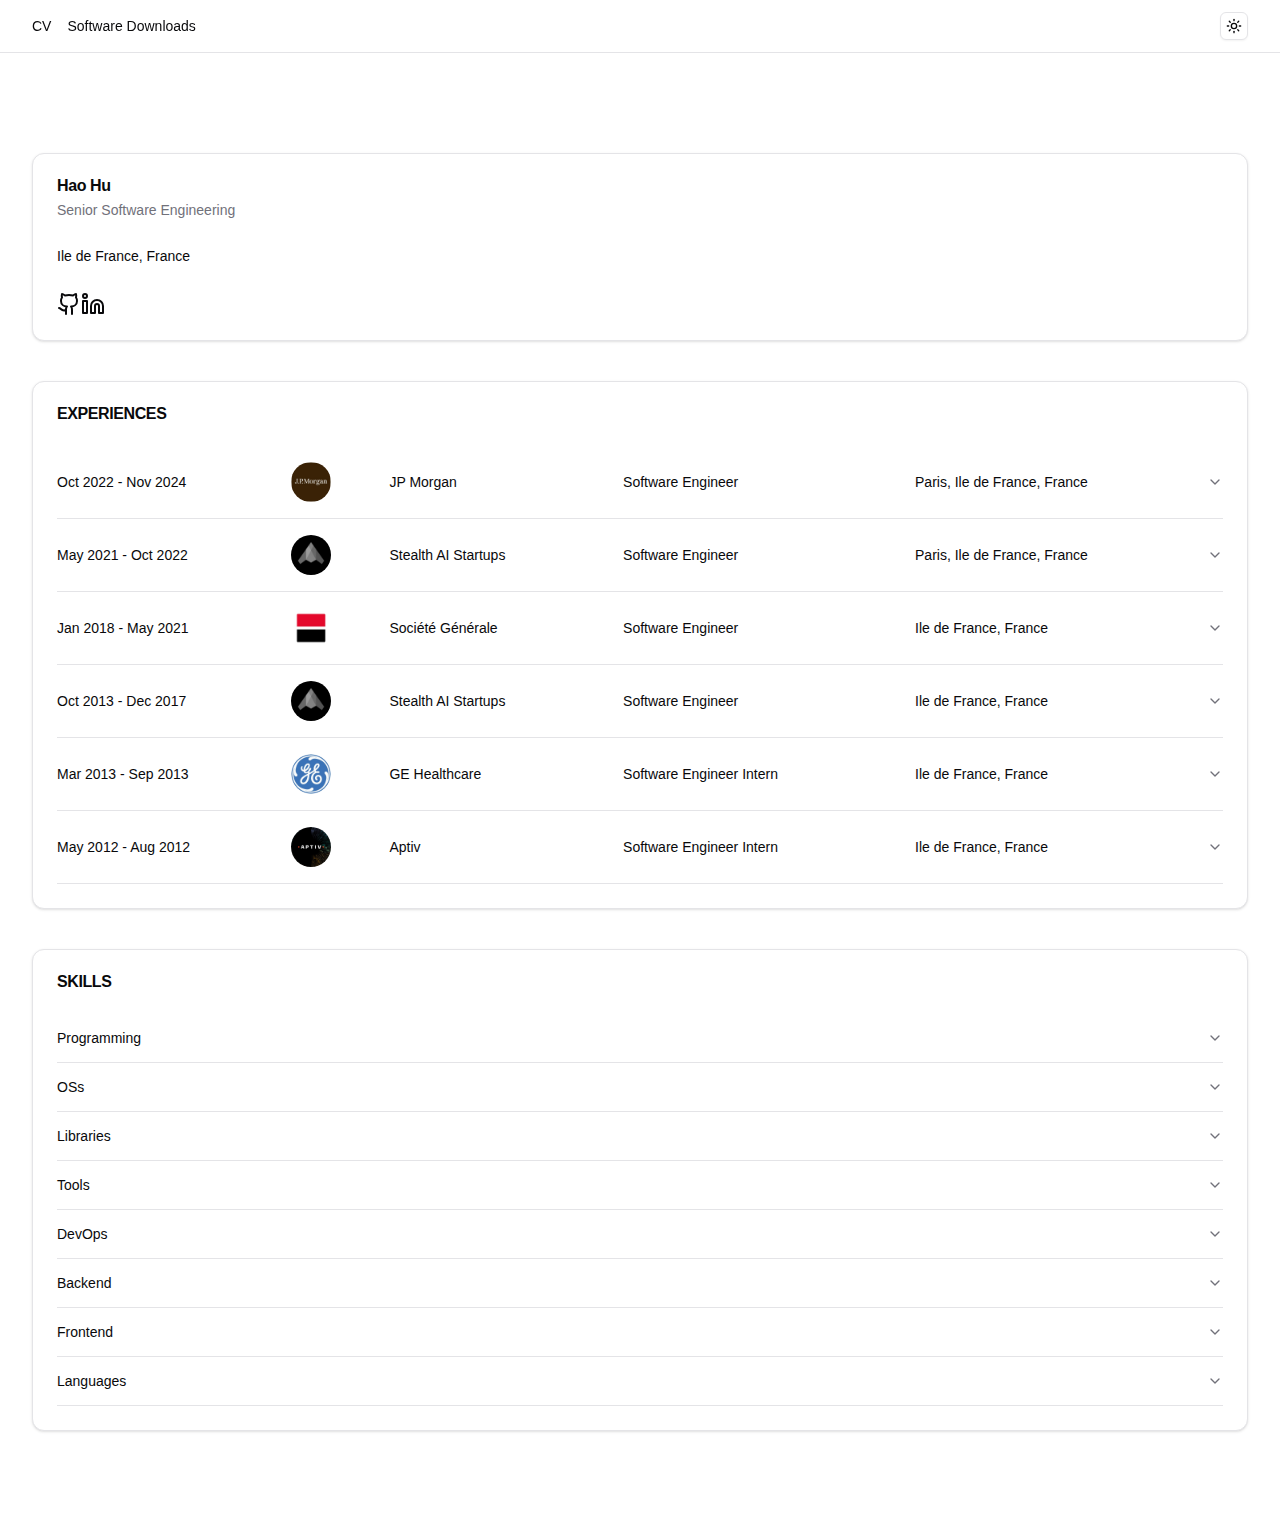
<file: _next/index.html>
<!DOCTYPE html><html lang="en"><head><meta charSet="utf-8"/><meta name="viewport" content="width=device-width, initial-scale=1"/><link rel="stylesheet" href="/_next/static/css/e886eb6cb8775ecb.css" data-precedence="next"/><link rel="preload" as="script" fetchPriority="low" href="/_next/static/chunks/webpack-6c3038d37119b6b3.js"/><script src="/_next/static/chunks/4bd1b696-185474f300ac701a.js" async=""></script><script src="/_next/static/chunks/517-5b89352a140c68ab.js" async=""></script><script src="/_next/static/chunks/main-app-50fb57f1e8fb07f4.js" async=""></script><script src="/_next/static/chunks/425-1ac5047ed8756453.js" async=""></script><script src="/_next/static/chunks/77-18c91de456369b79.js" async=""></script><script src="/_next/static/chunks/722-9b424c1d7a45c35f.js" async=""></script><script src="/_next/static/chunks/app/layout-62167be48f7cc454.js" async=""></script><script src="/_next/static/chunks/92-dff9404ee92df3f5.js" async=""></script><script src="/_next/static/chunks/app/page-d1278f590564a3b7.js" async=""></script><script async="" src="https://www.googletagmanager.com/gtag/js?id=G-LCTEHVBBX8"></script><title>Hao Hu</title><meta name="description" content="Hao Hu, a senior software engineering professional"/><script src="/_next/static/chunks/polyfills-42372ed130431b0a.js" noModule=""></script></head><body class="__variable_188709 __variable_9a8899 antialiased"><script>((e,t,r,n,o,a,i,s)=>{let u=document.documentElement,l=["light","dark"];function c(t){(Array.isArray(e)?e:[e]).forEach(e=>{let r="class"===e,n=r&&a?o.map(e=>a[e]||e):o;r?(u.classList.remove(...n),u.classList.add(t)):u.setAttribute(e,t)}),s&&l.includes(t)&&(u.style.colorScheme=t)}if(n)c(n);else try{let e=localStorage.getItem(t)||r,n=i&&"system"===e?window.matchMedia("(prefers-color-scheme: dark)").matches?"dark":"light":e;c(n)}catch(e){}})("class","theme","system",null,["light","dark"],null,true,true)</script><header class="w-full border-b bg-background/80 backdrop-blur"><div class="mx-auto flex max-w-7xl items-center justify-between px-4 py-3 sm:px-6 lg:px-8"><nav class="flex items-center gap-4 text-sm"><a class="transition hover:text-primary" href="/">CV</a><a class="transition hover:text-primary" href="/downloads">Software Downloads</a></nav><button class="inline-flex items-center justify-center gap-2 whitespace-nowrap rounded-md text-sm font-medium transition-colors focus-visible:outline-none focus-visible:ring-1 focus-visible:ring-ring disabled:pointer-events-none disabled:opacity-50 [&amp;_svg]:pointer-events-none [&amp;_svg]:size-4 [&amp;_svg]:shrink-0 border border-input bg-background shadow-sm hover:bg-accent hover:text-accent-foreground h-7 w-7" type="button" id="radix-:R9lb:" aria-haspopup="menu" aria-expanded="false" data-state="closed"><svg xmlns="http://www.w3.org/2000/svg" width="24" height="24" viewBox="0 0 24 24" fill="none" stroke="currentColor" stroke-width="2" stroke-linecap="round" stroke-linejoin="round" class="lucide lucide-sun h-3.5 w-3.5 rotate-0 scale-100 transition-all dark:-rotate-90 dark:scale-0"><circle cx="12" cy="12" r="4"></circle><path d="M12 2v2"></path><path d="M12 20v2"></path><path d="m4.93 4.93 1.41 1.41"></path><path d="m17.66 17.66 1.41 1.41"></path><path d="M2 12h2"></path><path d="M20 12h2"></path><path d="m6.34 17.66-1.41 1.41"></path><path d="m19.07 4.93-1.41 1.41"></path></svg><svg xmlns="http://www.w3.org/2000/svg" width="24" height="24" viewBox="0 0 24 24" fill="none" stroke="currentColor" stroke-width="2" stroke-linecap="round" stroke-linejoin="round" class="lucide lucide-moon absolute h-3.5 w-3.5 rotate-90 scale-0 transition-all dark:rotate-0 dark:scale-100"><path d="M12 3a6 6 0 0 0 9 9 9 9 0 1 1-9-9Z"></path></svg><span class="sr-only">Toggle theme</span></button></div></header><main><section class="py-20"><section class="py-5"><div class="max-w-7xl mx-auto px-4 sm:px-6 lg:px-8"><div class="rounded-xl border bg-card text-card-foreground shadow"><div class="flex flex-col space-y-1.5 p-6"><div class="font-semibold leading-none tracking-tight">Hao<!-- --> <!-- -->Hu</div><div class="text-sm text-muted-foreground">Senior Software Engineering</div></div><div class="p-6 pt-0"><div><label class="text-sm font-medium leading-none peer-disabled:cursor-not-allowed peer-disabled:opacity-70">Ile de France, France</label></div><div><label class="text-sm font-medium leading-none peer-disabled:cursor-not-allowed peer-disabled:opacity-70"></label></div></div><div class="flex items-center p-6 pt-0"><a href="https://github.com/m-hu"><svg xmlns="http://www.w3.org/2000/svg" width="24" height="24" viewBox="0 0 24 24" fill="none" stroke="currentColor" stroke-width="2" stroke-linecap="round" stroke-linejoin="round" class="lucide lucide-github"><path d="M15 22v-4a4.8 4.8 0 0 0-1-3.5c3 0 6-2 6-5.5.08-1.25-.27-2.48-1-3.5.28-1.15.28-2.35 0-3.5 0 0-1 0-3 1.5-2.64-.5-5.36-.5-8 0C6 2 5 2 5 2c-.3 1.15-.3 2.35 0 3.5A5.403 5.403 0 0 0 4 9c0 3.5 3 5.5 6 5.5-.39.49-.68 1.05-.85 1.65-.17.6-.22 1.23-.15 1.85v4"></path><path d="M9 18c-4.51 2-5-2-7-2"></path></svg></a><a href="https://www.linkedin.com/in/hhu/"><svg xmlns="http://www.w3.org/2000/svg" width="24" height="24" viewBox="0 0 24 24" fill="none" stroke="currentColor" stroke-width="2" stroke-linecap="round" stroke-linejoin="round" class="lucide lucide-linkedin"><path d="M16 8a6 6 0 0 1 6 6v7h-4v-7a2 2 0 0 0-2-2 2 2 0 0 0-2 2v7h-4v-7a6 6 0 0 1 6-6z"></path><rect width="4" height="12" x="2" y="9"></rect><circle cx="4" cy="4" r="2"></circle></svg></a></div></div></div></section><section class="py-5"><div class="max-w-7xl mx-auto px-4 sm:px-6 lg:px-8"><div class="rounded-xl border bg-card text-card-foreground shadow"><div class="flex flex-col space-y-1.5 p-6"><div class="font-semibold leading-none tracking-tight">EXPERIENCES</div></div><div class="p-6 pt-0"><div class="w-full" data-orientation="vertical"><div data-state="closed" data-orientation="vertical" class="border-b"><h3 data-orientation="vertical" data-state="closed" class="flex"><button type="button" aria-controls="radix-:R16lulb:" aria-expanded="false" data-state="closed" data-orientation="vertical" id="radix-:R6lulb:" class="flex flex-1 items-center justify-between py-4 text-sm font-medium transition-all hover:underline text-left [&amp;[data-state=open]&gt;svg]:rotate-180" data-radix-collection-item=""><label class="text-sm font-medium leading-none peer-disabled:cursor-not-allowed peer-disabled:opacity-70" style="flex-basis:15.00%">Oct 2022<!-- --> - <!-- -->Nov 2024</label><span class="relative flex h-10 w-10 shrink-0 overflow-hidden rounded-full"></span><label class="text-sm font-medium leading-none peer-disabled:cursor-not-allowed peer-disabled:opacity-70" style="flex-basis:15.00%">JP Morgan</label><label class="text-sm font-medium leading-none peer-disabled:cursor-not-allowed peer-disabled:opacity-70" style="flex-basis:20.00%">Software Engineer</label><label class="text-sm font-medium leading-none peer-disabled:cursor-not-allowed peer-disabled:opacity-70" style="flex-basis:20.00%">Paris, Ile de France, France</label><svg xmlns="http://www.w3.org/2000/svg" width="24" height="24" viewBox="0 0 24 24" fill="none" stroke="currentColor" stroke-width="2" stroke-linecap="round" stroke-linejoin="round" class="lucide lucide-chevron-down h-4 w-4 shrink-0 text-muted-foreground transition-transform duration-200"><path d="m6 9 6 6 6-6"></path></svg></button></h3><div data-state="closed" id="radix-:R16lulb:" hidden="" role="region" aria-labelledby="radix-:R6lulb:" data-orientation="vertical" class="overflow-hidden text-sm data-[state=closed]:animate-accordion-up data-[state=open]:animate-accordion-down" style="--radix-accordion-content-height:var(--radix-collapsible-content-height);--radix-accordion-content-width:var(--radix-collapsible-content-width)"></div></div><div data-state="closed" data-orientation="vertical" class="border-b"><h3 data-orientation="vertical" data-state="closed" class="flex"><button type="button" aria-controls="radix-:R1alulb:" aria-expanded="false" data-state="closed" data-orientation="vertical" id="radix-:Ralulb:" class="flex flex-1 items-center justify-between py-4 text-sm font-medium transition-all hover:underline text-left [&amp;[data-state=open]&gt;svg]:rotate-180" data-radix-collection-item=""><label class="text-sm font-medium leading-none peer-disabled:cursor-not-allowed peer-disabled:opacity-70" style="flex-basis:15.00%">May 2021<!-- --> - <!-- -->Oct 2022</label><span class="relative flex h-10 w-10 shrink-0 overflow-hidden rounded-full"></span><label class="text-sm font-medium leading-none peer-disabled:cursor-not-allowed peer-disabled:opacity-70" style="flex-basis:15.00%">Stealth AI Startups</label><label class="text-sm font-medium leading-none peer-disabled:cursor-not-allowed peer-disabled:opacity-70" style="flex-basis:20.00%">Software Engineer</label><label class="text-sm font-medium leading-none peer-disabled:cursor-not-allowed peer-disabled:opacity-70" style="flex-basis:20.00%">Paris, Ile de France, France</label><svg xmlns="http://www.w3.org/2000/svg" width="24" height="24" viewBox="0 0 24 24" fill="none" stroke="currentColor" stroke-width="2" stroke-linecap="round" stroke-linejoin="round" class="lucide lucide-chevron-down h-4 w-4 shrink-0 text-muted-foreground transition-transform duration-200"><path d="m6 9 6 6 6-6"></path></svg></button></h3><div data-state="closed" id="radix-:R1alulb:" hidden="" role="region" aria-labelledby="radix-:Ralulb:" data-orientation="vertical" class="overflow-hidden text-sm data-[state=closed]:animate-accordion-up data-[state=open]:animate-accordion-down" style="--radix-accordion-content-height:var(--radix-collapsible-content-height);--radix-accordion-content-width:var(--radix-collapsible-content-width)"></div></div><div data-state="closed" data-orientation="vertical" class="border-b"><h3 data-orientation="vertical" data-state="closed" class="flex"><button type="button" aria-controls="radix-:R1elulb:" aria-expanded="false" data-state="closed" data-orientation="vertical" id="radix-:Relulb:" class="flex flex-1 items-center justify-between py-4 text-sm font-medium transition-all hover:underline text-left [&amp;[data-state=open]&gt;svg]:rotate-180" data-radix-collection-item=""><label class="text-sm font-medium leading-none peer-disabled:cursor-not-allowed peer-disabled:opacity-70" style="flex-basis:15.00%">Jan 2018<!-- --> - <!-- -->May 2021</label><span class="relative flex h-10 w-10 shrink-0 overflow-hidden rounded-full"></span><label class="text-sm font-medium leading-none peer-disabled:cursor-not-allowed peer-disabled:opacity-70" style="flex-basis:15.00%">Société Générale</label><label class="text-sm font-medium leading-none peer-disabled:cursor-not-allowed peer-disabled:opacity-70" style="flex-basis:20.00%">Software Engineer</label><label class="text-sm font-medium leading-none peer-disabled:cursor-not-allowed peer-disabled:opacity-70" style="flex-basis:20.00%">Ile de France, France</label><svg xmlns="http://www.w3.org/2000/svg" width="24" height="24" viewBox="0 0 24 24" fill="none" stroke="currentColor" stroke-width="2" stroke-linecap="round" stroke-linejoin="round" class="lucide lucide-chevron-down h-4 w-4 shrink-0 text-muted-foreground transition-transform duration-200"><path d="m6 9 6 6 6-6"></path></svg></button></h3><div data-state="closed" id="radix-:R1elulb:" hidden="" role="region" aria-labelledby="radix-:Relulb:" data-orientation="vertical" class="overflow-hidden text-sm data-[state=closed]:animate-accordion-up data-[state=open]:animate-accordion-down" style="--radix-accordion-content-height:var(--radix-collapsible-content-height);--radix-accordion-content-width:var(--radix-collapsible-content-width)"></div></div><div data-state="closed" data-orientation="vertical" class="border-b"><h3 data-orientation="vertical" data-state="closed" class="flex"><button type="button" aria-controls="radix-:R1ilulb:" aria-expanded="false" data-state="closed" data-orientation="vertical" id="radix-:Rilulb:" class="flex flex-1 items-center justify-between py-4 text-sm font-medium transition-all hover:underline text-left [&amp;[data-state=open]&gt;svg]:rotate-180" data-radix-collection-item=""><label class="text-sm font-medium leading-none peer-disabled:cursor-not-allowed peer-disabled:opacity-70" style="flex-basis:15.00%">Oct 2013<!-- --> - <!-- -->Dec 2017</label><span class="relative flex h-10 w-10 shrink-0 overflow-hidden rounded-full"></span><label class="text-sm font-medium leading-none peer-disabled:cursor-not-allowed peer-disabled:opacity-70" style="flex-basis:15.00%">Stealth AI Startups</label><label class="text-sm font-medium leading-none peer-disabled:cursor-not-allowed peer-disabled:opacity-70" style="flex-basis:20.00%">Software Engineer</label><label class="text-sm font-medium leading-none peer-disabled:cursor-not-allowed peer-disabled:opacity-70" style="flex-basis:20.00%">Ile de France, France</label><svg xmlns="http://www.w3.org/2000/svg" width="24" height="24" viewBox="0 0 24 24" fill="none" stroke="currentColor" stroke-width="2" stroke-linecap="round" stroke-linejoin="round" class="lucide lucide-chevron-down h-4 w-4 shrink-0 text-muted-foreground transition-transform duration-200"><path d="m6 9 6 6 6-6"></path></svg></button></h3><div data-state="closed" id="radix-:R1ilulb:" hidden="" role="region" aria-labelledby="radix-:Rilulb:" data-orientation="vertical" class="overflow-hidden text-sm data-[state=closed]:animate-accordion-up data-[state=open]:animate-accordion-down" style="--radix-accordion-content-height:var(--radix-collapsible-content-height);--radix-accordion-content-width:var(--radix-collapsible-content-width)"></div></div><div data-state="closed" data-orientation="vertical" class="border-b"><h3 data-orientation="vertical" data-state="closed" class="flex"><button type="button" aria-controls="radix-:R1mlulb:" aria-expanded="false" data-state="closed" data-orientation="vertical" id="radix-:Rmlulb:" class="flex flex-1 items-center justify-between py-4 text-sm font-medium transition-all hover:underline text-left [&amp;[data-state=open]&gt;svg]:rotate-180" data-radix-collection-item=""><label class="text-sm font-medium leading-none peer-disabled:cursor-not-allowed peer-disabled:opacity-70" style="flex-basis:15.00%">Mar 2013<!-- --> - <!-- -->Sep 2013</label><span class="relative flex h-10 w-10 shrink-0 overflow-hidden rounded-full"></span><label class="text-sm font-medium leading-none peer-disabled:cursor-not-allowed peer-disabled:opacity-70" style="flex-basis:15.00%">GE Healthcare</label><label class="text-sm font-medium leading-none peer-disabled:cursor-not-allowed peer-disabled:opacity-70" style="flex-basis:20.00%">Software Engineer Intern</label><label class="text-sm font-medium leading-none peer-disabled:cursor-not-allowed peer-disabled:opacity-70" style="flex-basis:20.00%">Ile de France, France</label><svg xmlns="http://www.w3.org/2000/svg" width="24" height="24" viewBox="0 0 24 24" fill="none" stroke="currentColor" stroke-width="2" stroke-linecap="round" stroke-linejoin="round" class="lucide lucide-chevron-down h-4 w-4 shrink-0 text-muted-foreground transition-transform duration-200"><path d="m6 9 6 6 6-6"></path></svg></button></h3><div data-state="closed" id="radix-:R1mlulb:" hidden="" role="region" aria-labelledby="radix-:Rmlulb:" data-orientation="vertical" class="overflow-hidden text-sm data-[state=closed]:animate-accordion-up data-[state=open]:animate-accordion-down" style="--radix-accordion-content-height:var(--radix-collapsible-content-height);--radix-accordion-content-width:var(--radix-collapsible-content-width)"></div></div><div data-state="closed" data-orientation="vertical" class="border-b"><h3 data-orientation="vertical" data-state="closed" class="flex"><button type="button" aria-controls="radix-:R1qlulb:" aria-expanded="false" data-state="closed" data-orientation="vertical" id="radix-:Rqlulb:" class="flex flex-1 items-center justify-between py-4 text-sm font-medium transition-all hover:underline text-left [&amp;[data-state=open]&gt;svg]:rotate-180" data-radix-collection-item=""><label class="text-sm font-medium leading-none peer-disabled:cursor-not-allowed peer-disabled:opacity-70" style="flex-basis:15.00%">May 2012<!-- --> - <!-- -->Aug 2012</label><span class="relative flex h-10 w-10 shrink-0 overflow-hidden rounded-full"></span><label class="text-sm font-medium leading-none peer-disabled:cursor-not-allowed peer-disabled:opacity-70" style="flex-basis:15.00%">Aptiv</label><label class="text-sm font-medium leading-none peer-disabled:cursor-not-allowed peer-disabled:opacity-70" style="flex-basis:20.00%">Software Engineer Intern</label><label class="text-sm font-medium leading-none peer-disabled:cursor-not-allowed peer-disabled:opacity-70" style="flex-basis:20.00%">Ile de France, France</label><svg xmlns="http://www.w3.org/2000/svg" width="24" height="24" viewBox="0 0 24 24" fill="none" stroke="currentColor" stroke-width="2" stroke-linecap="round" stroke-linejoin="round" class="lucide lucide-chevron-down h-4 w-4 shrink-0 text-muted-foreground transition-transform duration-200"><path d="m6 9 6 6 6-6"></path></svg></button></h3><div data-state="closed" id="radix-:R1qlulb:" hidden="" role="region" aria-labelledby="radix-:Rqlulb:" data-orientation="vertical" class="overflow-hidden text-sm data-[state=closed]:animate-accordion-up data-[state=open]:animate-accordion-down" style="--radix-accordion-content-height:var(--radix-collapsible-content-height);--radix-accordion-content-width:var(--radix-collapsible-content-width)"></div></div></div></div></div></div></section><section class="py-5"><div class="max-w-7xl mx-auto px-4 sm:px-6 lg:px-8"><div class="rounded-xl border bg-card text-card-foreground shadow"><div class="flex flex-col space-y-1.5 p-6"><div class="font-semibold leading-none tracking-tight">SKILLS</div></div><div class="p-6 pt-0"><div class="w-full" data-orientation="vertical"><div data-state="closed" data-orientation="vertical" class="border-b"><h3 data-orientation="vertical" data-state="closed" class="flex"><button type="button" aria-controls="radix-:R26tulb:" aria-expanded="false" data-state="closed" data-orientation="vertical" id="radix-:R6tulb:" class="flex flex-1 items-center justify-between py-4 text-sm font-medium transition-all hover:underline text-left [&amp;[data-state=open]&gt;svg]:rotate-180" data-radix-collection-item=""><label class="text-sm font-medium leading-none peer-disabled:cursor-not-allowed peer-disabled:opacity-70">Programming</label><svg xmlns="http://www.w3.org/2000/svg" width="24" height="24" viewBox="0 0 24 24" fill="none" stroke="currentColor" stroke-width="2" stroke-linecap="round" stroke-linejoin="round" class="lucide lucide-chevron-down h-4 w-4 shrink-0 text-muted-foreground transition-transform duration-200"><path d="m6 9 6 6 6-6"></path></svg></button></h3><div data-state="closed" id="radix-:R26tulb:" hidden="" role="region" aria-labelledby="radix-:R6tulb:" data-orientation="vertical" class="overflow-hidden text-sm data-[state=closed]:animate-accordion-up data-[state=open]:animate-accordion-down" style="--radix-accordion-content-height:var(--radix-collapsible-content-height);--radix-accordion-content-width:var(--radix-collapsible-content-width)"></div></div><div data-state="closed" data-orientation="vertical" class="border-b"><h3 data-orientation="vertical" data-state="closed" class="flex"><button type="button" aria-controls="radix-:R2atulb:" aria-expanded="false" data-state="closed" data-orientation="vertical" id="radix-:Ratulb:" class="flex flex-1 items-center justify-between py-4 text-sm font-medium transition-all hover:underline text-left [&amp;[data-state=open]&gt;svg]:rotate-180" data-radix-collection-item=""><label class="text-sm font-medium leading-none peer-disabled:cursor-not-allowed peer-disabled:opacity-70">OSs</label><svg xmlns="http://www.w3.org/2000/svg" width="24" height="24" viewBox="0 0 24 24" fill="none" stroke="currentColor" stroke-width="2" stroke-linecap="round" stroke-linejoin="round" class="lucide lucide-chevron-down h-4 w-4 shrink-0 text-muted-foreground transition-transform duration-200"><path d="m6 9 6 6 6-6"></path></svg></button></h3><div data-state="closed" id="radix-:R2atulb:" hidden="" role="region" aria-labelledby="radix-:Ratulb:" data-orientation="vertical" class="overflow-hidden text-sm data-[state=closed]:animate-accordion-up data-[state=open]:animate-accordion-down" style="--radix-accordion-content-height:var(--radix-collapsible-content-height);--radix-accordion-content-width:var(--radix-collapsible-content-width)"></div></div><div data-state="closed" data-orientation="vertical" class="border-b"><h3 data-orientation="vertical" data-state="closed" class="flex"><button type="button" aria-controls="radix-:R2etulb:" aria-expanded="false" data-state="closed" data-orientation="vertical" id="radix-:Retulb:" class="flex flex-1 items-center justify-between py-4 text-sm font-medium transition-all hover:underline text-left [&amp;[data-state=open]&gt;svg]:rotate-180" data-radix-collection-item=""><label class="text-sm font-medium leading-none peer-disabled:cursor-not-allowed peer-disabled:opacity-70">Libraries</label><svg xmlns="http://www.w3.org/2000/svg" width="24" height="24" viewBox="0 0 24 24" fill="none" stroke="currentColor" stroke-width="2" stroke-linecap="round" stroke-linejoin="round" class="lucide lucide-chevron-down h-4 w-4 shrink-0 text-muted-foreground transition-transform duration-200"><path d="m6 9 6 6 6-6"></path></svg></button></h3><div data-state="closed" id="radix-:R2etulb:" hidden="" role="region" aria-labelledby="radix-:Retulb:" data-orientation="vertical" class="overflow-hidden text-sm data-[state=closed]:animate-accordion-up data-[state=open]:animate-accordion-down" style="--radix-accordion-content-height:var(--radix-collapsible-content-height);--radix-accordion-content-width:var(--radix-collapsible-content-width)"></div></div><div data-state="closed" data-orientation="vertical" class="border-b"><h3 data-orientation="vertical" data-state="closed" class="flex"><button type="button" aria-controls="radix-:R2itulb:" aria-expanded="false" data-state="closed" data-orientation="vertical" id="radix-:Ritulb:" class="flex flex-1 items-center justify-between py-4 text-sm font-medium transition-all hover:underline text-left [&amp;[data-state=open]&gt;svg]:rotate-180" data-radix-collection-item=""><label class="text-sm font-medium leading-none peer-disabled:cursor-not-allowed peer-disabled:opacity-70">Tools</label><svg xmlns="http://www.w3.org/2000/svg" width="24" height="24" viewBox="0 0 24 24" fill="none" stroke="currentColor" stroke-width="2" stroke-linecap="round" stroke-linejoin="round" class="lucide lucide-chevron-down h-4 w-4 shrink-0 text-muted-foreground transition-transform duration-200"><path d="m6 9 6 6 6-6"></path></svg></button></h3><div data-state="closed" id="radix-:R2itulb:" hidden="" role="region" aria-labelledby="radix-:Ritulb:" data-orientation="vertical" class="overflow-hidden text-sm data-[state=closed]:animate-accordion-up data-[state=open]:animate-accordion-down" style="--radix-accordion-content-height:var(--radix-collapsible-content-height);--radix-accordion-content-width:var(--radix-collapsible-content-width)"></div></div><div data-state="closed" data-orientation="vertical" class="border-b"><h3 data-orientation="vertical" data-state="closed" class="flex"><button type="button" aria-controls="radix-:R2mtulb:" aria-expanded="false" data-state="closed" data-orientation="vertical" id="radix-:Rmtulb:" class="flex flex-1 items-center justify-between py-4 text-sm font-medium transition-all hover:underline text-left [&amp;[data-state=open]&gt;svg]:rotate-180" data-radix-collection-item=""><label class="text-sm font-medium leading-none peer-disabled:cursor-not-allowed peer-disabled:opacity-70">DevOps</label><svg xmlns="http://www.w3.org/2000/svg" width="24" height="24" viewBox="0 0 24 24" fill="none" stroke="currentColor" stroke-width="2" stroke-linecap="round" stroke-linejoin="round" class="lucide lucide-chevron-down h-4 w-4 shrink-0 text-muted-foreground transition-transform duration-200"><path d="m6 9 6 6 6-6"></path></svg></button></h3><div data-state="closed" id="radix-:R2mtulb:" hidden="" role="region" aria-labelledby="radix-:Rmtulb:" data-orientation="vertical" class="overflow-hidden text-sm data-[state=closed]:animate-accordion-up data-[state=open]:animate-accordion-down" style="--radix-accordion-content-height:var(--radix-collapsible-content-height);--radix-accordion-content-width:var(--radix-collapsible-content-width)"></div></div><div data-state="closed" data-orientation="vertical" class="border-b"><h3 data-orientation="vertical" data-state="closed" class="flex"><button type="button" aria-controls="radix-:R2qtulb:" aria-expanded="false" data-state="closed" data-orientation="vertical" id="radix-:Rqtulb:" class="flex flex-1 items-center justify-between py-4 text-sm font-medium transition-all hover:underline text-left [&amp;[data-state=open]&gt;svg]:rotate-180" data-radix-collection-item=""><label class="text-sm font-medium leading-none peer-disabled:cursor-not-allowed peer-disabled:opacity-70">Backend</label><svg xmlns="http://www.w3.org/2000/svg" width="24" height="24" viewBox="0 0 24 24" fill="none" stroke="currentColor" stroke-width="2" stroke-linecap="round" stroke-linejoin="round" class="lucide lucide-chevron-down h-4 w-4 shrink-0 text-muted-foreground transition-transform duration-200"><path d="m6 9 6 6 6-6"></path></svg></button></h3><div data-state="closed" id="radix-:R2qtulb:" hidden="" role="region" aria-labelledby="radix-:Rqtulb:" data-orientation="vertical" class="overflow-hidden text-sm data-[state=closed]:animate-accordion-up data-[state=open]:animate-accordion-down" style="--radix-accordion-content-height:var(--radix-collapsible-content-height);--radix-accordion-content-width:var(--radix-collapsible-content-width)"></div></div><div data-state="closed" data-orientation="vertical" class="border-b"><h3 data-orientation="vertical" data-state="closed" class="flex"><button type="button" aria-controls="radix-:R2utulb:" aria-expanded="false" data-state="closed" data-orientation="vertical" id="radix-:Rutulb:" class="flex flex-1 items-center justify-between py-4 text-sm font-medium transition-all hover:underline text-left [&amp;[data-state=open]&gt;svg]:rotate-180" data-radix-collection-item=""><label class="text-sm font-medium leading-none peer-disabled:cursor-not-allowed peer-disabled:opacity-70">Frontend</label><svg xmlns="http://www.w3.org/2000/svg" width="24" height="24" viewBox="0 0 24 24" fill="none" stroke="currentColor" stroke-width="2" stroke-linecap="round" stroke-linejoin="round" class="lucide lucide-chevron-down h-4 w-4 shrink-0 text-muted-foreground transition-transform duration-200"><path d="m6 9 6 6 6-6"></path></svg></button></h3><div data-state="closed" id="radix-:R2utulb:" hidden="" role="region" aria-labelledby="radix-:Rutulb:" data-orientation="vertical" class="overflow-hidden text-sm data-[state=closed]:animate-accordion-up data-[state=open]:animate-accordion-down" style="--radix-accordion-content-height:var(--radix-collapsible-content-height);--radix-accordion-content-width:var(--radix-collapsible-content-width)"></div></div><div data-state="closed" data-orientation="vertical" class="border-b"><h3 data-orientation="vertical" data-state="closed" class="flex"><button type="button" aria-controls="radix-:R32tulb:" aria-expanded="false" data-state="closed" data-orientation="vertical" id="radix-:R12tulb:" class="flex flex-1 items-center justify-between py-4 text-sm font-medium transition-all hover:underline text-left [&amp;[data-state=open]&gt;svg]:rotate-180" data-radix-collection-item=""><label class="text-sm font-medium leading-none peer-disabled:cursor-not-allowed peer-disabled:opacity-70">Languages</label><svg xmlns="http://www.w3.org/2000/svg" width="24" height="24" viewBox="0 0 24 24" fill="none" stroke="currentColor" stroke-width="2" stroke-linecap="round" stroke-linejoin="round" class="lucide lucide-chevron-down h-4 w-4 shrink-0 text-muted-foreground transition-transform duration-200"><path d="m6 9 6 6 6-6"></path></svg></button></h3><div data-state="closed" id="radix-:R32tulb:" hidden="" role="region" aria-labelledby="radix-:R12tulb:" data-orientation="vertical" class="overflow-hidden text-sm data-[state=closed]:animate-accordion-up data-[state=open]:animate-accordion-down" style="--radix-accordion-content-height:var(--radix-collapsible-content-height);--radix-accordion-content-width:var(--radix-collapsible-content-width)"></div></div></div></div></div></div></section></section></main><script src="/_next/static/chunks/webpack-6c3038d37119b6b3.js" async=""></script><script>(self.__next_f=self.__next_f||[]).push([0])</script><script>self.__next_f.push([1,"1:\"$Sreact.fragment\"\n2:I[8610,[\"425\",\"static/chunks/425-1ac5047ed8756453.js\",\"77\",\"static/chunks/77-18c91de456369b79.js\",\"722\",\"static/chunks/722-9b424c1d7a45c35f.js\",\"177\",\"static/chunks/app/layout-62167be48f7cc454.js\"],\"ThemeProvider\"]\n3:I[8173,[\"425\",\"static/chunks/425-1ac5047ed8756453.js\",\"77\",\"static/chunks/77-18c91de456369b79.js\",\"722\",\"static/chunks/722-9b424c1d7a45c35f.js\",\"177\",\"static/chunks/app/layout-62167be48f7cc454.js\"],\"\"]\n4:I[1187,[\"425\",\"static/chunks/425-1ac5047ed8756453.js\",\"77\",\"static/chunks/77-18c91de456369b79.js\",\"722\",\"static/chunks/722-9b424c1d7a45c35f.js\",\"177\",\"static/chunks/app/layout-62167be48f7cc454.js\"],\"default\"]\n5:I[5244,[],\"\"]\n6:I[3866,[],\"\"]\n7:I[7033,[],\"ClientPageRoot\"]\n8:I[7450,[\"425\",\"static/chunks/425-1ac5047ed8756453.js\",\"77\",\"static/chunks/77-18c91de456369b79.js\",\"92\",\"static/chunks/92-dff9404ee92df3f5.js\",\"974\",\"static/chunks/app/page-d1278f590564a3b7.js\"],\"default\"]\nb:I[6213,[],\"OutletBoundary\"]\nd:I[6213,[],\"MetadataBoundary\"]\nf:I[6213,[],\"ViewportBoundary\"]\n11:I[4835,[],\"\"]\n:HL[\"/_next/static/css/e886eb6cb8775ecb.css\",\"style\"]\n"])</script><script>self.__next_f.push([1,"0:{\"P\":null,\"b\":\"45sPZH4l-c28zyZSgjAql\",\"p\":\"\",\"c\":[\"\",\"\"],\"i\":false,\"f\":[[[\"\",{\"children\":[\"__PAGE__\",{}]},\"$undefined\",\"$undefined\",true],[\"\",[\"$\",\"$1\",\"c\",{\"children\":[[[\"$\",\"link\",\"0\",{\"rel\":\"stylesheet\",\"href\":\"/_next/static/css/e886eb6cb8775ecb.css\",\"precedence\":\"next\",\"crossOrigin\":\"$undefined\",\"nonce\":\"$undefined\"}]],[\"$\",\"html\",null,{\"lang\":\"en\",\"children\":[[\"$\",\"script\",null,{\"async\":true,\"src\":\"https://www.googletagmanager.com/gtag/js?id=G-LCTEHVBBX8\"}],[\"$\",\"body\",null,{\"className\":\"__variable_188709 __variable_9a8899 antialiased\",\"children\":[\"$\",\"$L2\",null,{\"attribute\":\"class\",\"defaultTheme\":\"system\",\"enableSystem\":true,\"disableTransitionOnChange\":true,\"children\":[[\"$\",\"header\",null,{\"className\":\"w-full border-b bg-background/80 backdrop-blur\",\"children\":[\"$\",\"div\",null,{\"className\":\"mx-auto flex max-w-7xl items-center justify-between px-4 py-3 sm:px-6 lg:px-8\",\"children\":[[\"$\",\"nav\",null,{\"className\":\"flex items-center gap-4 text-sm\",\"children\":[[\"$\",\"$L3\",null,{\"className\":\"transition hover:text-primary\",\"href\":\"/\",\"children\":\"CV\"}],[\"$\",\"$L3\",null,{\"className\":\"transition hover:text-primary\",\"href\":\"/downloads\",\"children\":\"Software Downloads\"}]]}],[\"$\",\"$L4\",null,{}]]}]}],[\"$\",\"$L5\",null,{\"parallelRouterKey\":\"children\",\"segmentPath\":[\"children\"],\"error\":\"$undefined\",\"errorStyles\":\"$undefined\",\"errorScripts\":\"$undefined\",\"template\":[\"$\",\"$L6\",null,{}],\"templateStyles\":\"$undefined\",\"templateScripts\":\"$undefined\",\"notFound\":[[],[[\"$\",\"title\",null,{\"children\":\"404: This page could not be found.\"}],[\"$\",\"div\",null,{\"style\":{\"fontFamily\":\"system-ui,\\\"Segoe UI\\\",Roboto,Helvetica,Arial,sans-serif,\\\"Apple Color Emoji\\\",\\\"Segoe UI Emoji\\\"\",\"height\":\"100vh\",\"textAlign\":\"center\",\"display\":\"flex\",\"flexDirection\":\"column\",\"alignItems\":\"center\",\"justifyContent\":\"center\"},\"children\":[\"$\",\"div\",null,{\"children\":[[\"$\",\"style\",null,{\"dangerouslySetInnerHTML\":{\"__html\":\"body{color:#000;background:#fff;margin:0}.next-error-h1{border-right:1px solid rgba(0,0,0,.3)}@media (prefers-color-scheme:dark){body{color:#fff;background:#000}.next-error-h1{border-right:1px solid rgba(255,255,255,.3)}}\"}}],[\"$\",\"h1\",null,{\"className\":\"next-error-h1\",\"style\":{\"display\":\"inline-block\",\"margin\":\"0 20px 0 0\",\"padding\":\"0 23px 0 0\",\"fontSize\":24,\"fontWeight\":500,\"verticalAlign\":\"top\",\"lineHeight\":\"49px\"},\"children\":404}],[\"$\",\"div\",null,{\"style\":{\"display\":\"inline-block\"},\"children\":[\"$\",\"h2\",null,{\"style\":{\"fontSize\":14,\"fontWeight\":400,\"lineHeight\":\"49px\",\"margin\":0},\"children\":\"This page could not be found.\"}]}]]}]}]]],\"forbidden\":\"$undefined\",\"unauthorized\":\"$undefined\"}]]}]}]]}]]}],{\"children\":[\"__PAGE__\",[\"$\",\"$1\",\"c\",{\"children\":[[\"$\",\"$L7\",null,{\"Component\":\"$8\",\"searchParams\":{},\"params\":{},\"promises\":[\"$@9\",\"$@a\"]}],null,[\"$\",\"$Lb\",null,{\"children\":\"$Lc\"}]]}],{},null,false]},null,false],[\"$\",\"$1\",\"h\",{\"children\":[null,[\"$\",\"$1\",\"J2Xr5KNyFHoHeTCOaaCmp\",{\"children\":[[\"$\",\"$Ld\",null,{\"children\":\"$Le\"}],[\"$\",\"$Lf\",null,{\"children\":\"$L10\"}],null]}]]}],false]],\"m\":\"$undefined\",\"G\":[\"$11\",\"$undefined\"],\"s\":false,\"S\":true}\n"])</script><script>self.__next_f.push([1,"9:{}\na:{}\n"])</script><script>self.__next_f.push([1,"10:[[\"$\",\"meta\",\"0\",{\"name\":\"viewport\",\"content\":\"width=device-width, initial-scale=1\"}]]\ne:[[\"$\",\"meta\",\"0\",{\"charSet\":\"utf-8\"}],[\"$\",\"title\",\"1\",{\"children\":\"Hao Hu\"}],[\"$\",\"meta\",\"2\",{\"name\":\"description\",\"content\":\"Hao Hu, a senior software engineering professional\"}]]\n"])</script><script>self.__next_f.push([1,"c:null\n"])</script></body></html>
</file>
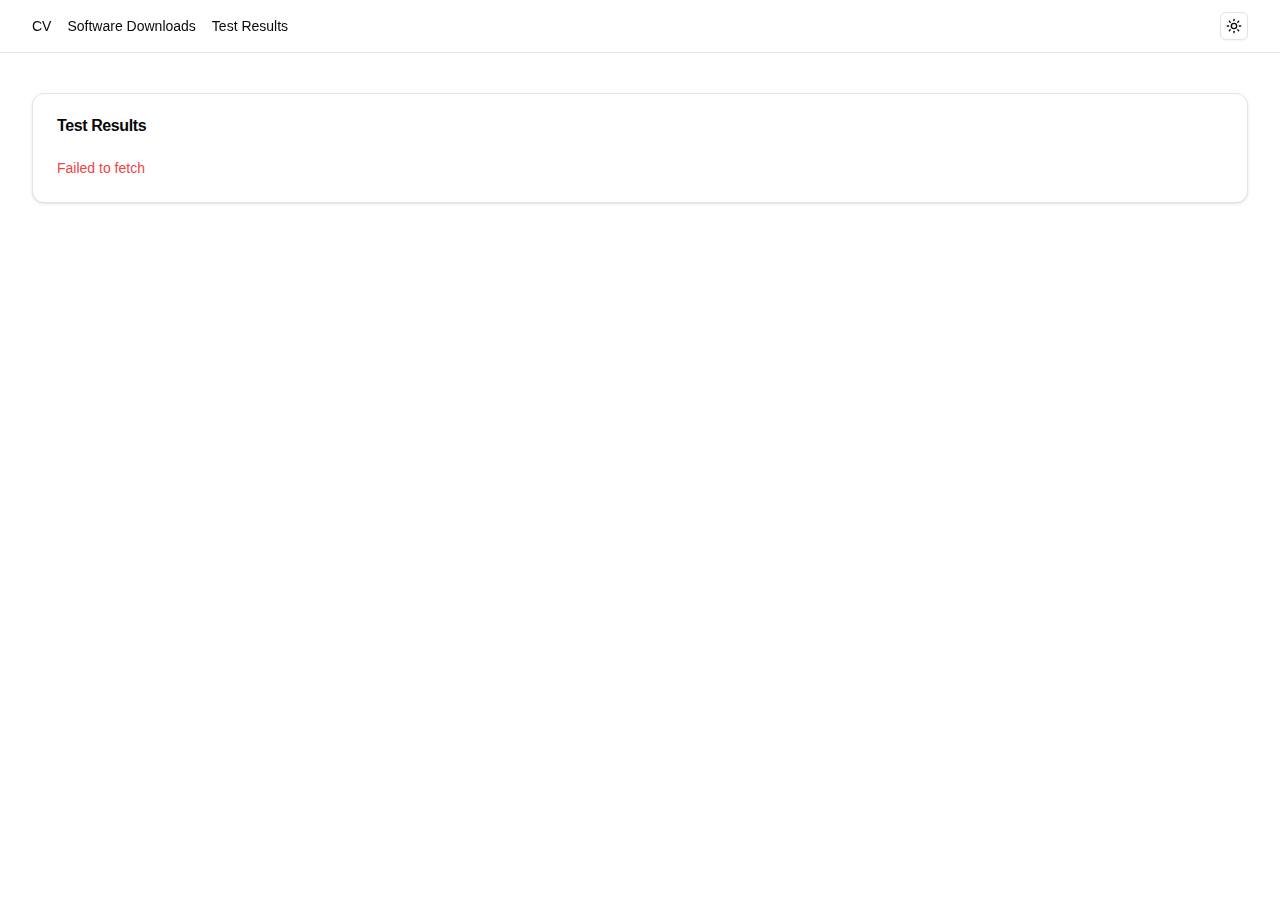
<file: test-results.html>
<!DOCTYPE html><html lang="en"><head><meta charSet="utf-8"/><meta name="viewport" content="width=device-width, initial-scale=1"/><link rel="stylesheet" href="/_next/static/css/673ae83a41302d21.css" data-precedence="next"/><link rel="preload" as="script" fetchPriority="low" href="/_next/static/chunks/webpack-6c3038d37119b6b3.js"/><script src="/_next/static/chunks/4bd1b696-185474f300ac701a.js" async=""></script><script src="/_next/static/chunks/517-5b89352a140c68ab.js" async=""></script><script src="/_next/static/chunks/main-app-50fb57f1e8fb07f4.js" async=""></script><script src="/_next/static/chunks/193-6c0bc3178b0e2ec3.js" async=""></script><script src="/_next/static/chunks/355-927895cb56557a17.js" async=""></script><script src="/_next/static/chunks/23-82e120fdc9f4de93.js" async=""></script><script src="/_next/static/chunks/app/layout-a23cfce619295483.js" async=""></script><script src="/_next/static/chunks/app/test-results/page-ec51afb10070db1b.js" async=""></script><link rel="preload" href="https://www.googletagmanager.com/gtag/js?id=G-LCTEHVBBX8" as="script"/><title>Hao Hu</title><meta name="description" content="Hao Hu, a senior software engineering professional"/><script src="/_next/static/chunks/polyfills-42372ed130431b0a.js" noModule=""></script></head><body class="__variable_188709 __variable_9a8899 antialiased"><script>((e,t,r,n,o,a,i,s)=>{let u=document.documentElement,l=["light","dark"];function c(t){(Array.isArray(e)?e:[e]).forEach(e=>{let r="class"===e,n=r&&a?o.map(e=>a[e]||e):o;r?(u.classList.remove(...n),u.classList.add(t)):u.setAttribute(e,t)}),s&&l.includes(t)&&(u.style.colorScheme=t)}if(n)c(n);else try{let e=localStorage.getItem(t)||r,n=i&&"system"===e?window.matchMedia("(prefers-color-scheme: dark)").matches?"dark":"light":e;c(n)}catch(e){}})("class","theme","system",null,["light","dark"],null,true,true)</script><header class="w-full border-b bg-background/80 backdrop-blur"><div class="mx-auto flex max-w-7xl items-center justify-between px-4 py-3 sm:px-6 lg:px-8"><nav class="flex items-center gap-4 text-sm"><a class="transition hover:text-primary" href="/">CV</a><a class="transition hover:text-primary" href="/downloads">Software Downloads</a><a class="transition hover:text-primary" href="/test-results">Test Results</a></nav><button class="inline-flex items-center justify-center gap-2 whitespace-nowrap rounded-md text-sm font-medium transition-colors focus-visible:outline-none focus-visible:ring-1 focus-visible:ring-ring disabled:pointer-events-none disabled:opacity-50 [&amp;_svg]:pointer-events-none [&amp;_svg]:size-4 [&amp;_svg]:shrink-0 border border-input bg-background shadow-sm hover:bg-accent hover:text-accent-foreground h-7 w-7" type="button" id="radix-:R9lb:" aria-haspopup="menu" aria-expanded="false" data-state="closed"><svg xmlns="http://www.w3.org/2000/svg" width="24" height="24" viewBox="0 0 24 24" fill="none" stroke="currentColor" stroke-width="2" stroke-linecap="round" stroke-linejoin="round" class="lucide lucide-sun h-3.5 w-3.5 rotate-0 scale-100 transition-all dark:-rotate-90 dark:scale-0"><circle cx="12" cy="12" r="4"></circle><path d="M12 2v2"></path><path d="M12 20v2"></path><path d="m4.93 4.93 1.41 1.41"></path><path d="m17.66 17.66 1.41 1.41"></path><path d="M2 12h2"></path><path d="M20 12h2"></path><path d="m6.34 17.66-1.41 1.41"></path><path d="m19.07 4.93-1.41 1.41"></path></svg><svg xmlns="http://www.w3.org/2000/svg" width="24" height="24" viewBox="0 0 24 24" fill="none" stroke="currentColor" stroke-width="2" stroke-linecap="round" stroke-linejoin="round" class="lucide lucide-moon absolute h-3.5 w-3.5 rotate-90 scale-0 transition-all dark:rotate-0 dark:scale-100"><path d="M12 3a6 6 0 0 0 9 9 9 9 0 1 1-9-9Z"></path></svg><span class="sr-only">Toggle theme</span></button></div></header><main class="py-10"><section class="mx-auto w-full max-w-7xl px-4 sm:px-6 lg:px-8"><div class="rounded-xl border bg-card text-card-foreground shadow"><div class="flex flex-col space-y-1.5 p-6"><div class="font-semibold leading-none tracking-tight">Test Results</div></div><div class="p-6 pt-0"><p class="text-sm text-muted-foreground">Loading test reports...</p></div></div></section></main><script src="/_next/static/chunks/webpack-6c3038d37119b6b3.js" async=""></script><script>(self.__next_f=self.__next_f||[]).push([0])</script><script>self.__next_f.push([1,"1:\"$Sreact.fragment\"\n2:I[3704,[\"193\",\"static/chunks/193-6c0bc3178b0e2ec3.js\",\"355\",\"static/chunks/355-927895cb56557a17.js\",\"23\",\"static/chunks/23-82e120fdc9f4de93.js\",\"177\",\"static/chunks/app/layout-a23cfce619295483.js\"],\"\"]\n3:I[8610,[\"193\",\"static/chunks/193-6c0bc3178b0e2ec3.js\",\"355\",\"static/chunks/355-927895cb56557a17.js\",\"23\",\"static/chunks/23-82e120fdc9f4de93.js\",\"177\",\"static/chunks/app/layout-a23cfce619295483.js\"],\"ThemeProvider\"]\n4:I[8173,[\"193\",\"static/chunks/193-6c0bc3178b0e2ec3.js\",\"355\",\"static/chunks/355-927895cb56557a17.js\",\"23\",\"static/chunks/23-82e120fdc9f4de93.js\",\"177\",\"static/chunks/app/layout-a23cfce619295483.js\"],\"\"]\n5:I[1187,[\"193\",\"static/chunks/193-6c0bc3178b0e2ec3.js\",\"355\",\"static/chunks/355-927895cb56557a17.js\",\"23\",\"static/chunks/23-82e120fdc9f4de93.js\",\"177\",\"static/chunks/app/layout-a23cfce619295483.js\"],\"default\"]\n6:I[5244,[],\"\"]\n7:I[3866,[],\"\"]\n8:I[7033,[],\"ClientPageRoot\"]\n9:I[2003,[\"193\",\"static/chunks/193-6c0bc3178b0e2ec3.js\",\"276\",\"static/chunks/app/test-results/page-ec51afb10070db1b.js\"],\"default\"]\nc:I[6213,[],\"OutletBoundary\"]\ne:I[6213,[],\"MetadataBoundary\"]\n10:I[6213,[],\"ViewportBoundary\"]\n12:I[4835,[],\"\"]\n:HL[\"/_next/static/css/673ae83a41302d21.css\",\"style\"]\n"])</script><script>self.__next_f.push([1,"0:{\"P\":null,\"b\":\"sJYonjH_rPuepbNXWPzwA\",\"p\":\"\",\"c\":[\"\",\"test-results\"],\"i\":false,\"f\":[[[\"\",{\"children\":[\"test-results\",{\"children\":[\"__PAGE__\",{}]}]},\"$undefined\",\"$undefined\",true],[\"\",[\"$\",\"$1\",\"c\",{\"children\":[[[\"$\",\"link\",\"0\",{\"rel\":\"stylesheet\",\"href\":\"/_next/static/css/673ae83a41302d21.css\",\"precedence\":\"next\",\"crossOrigin\":\"$undefined\",\"nonce\":\"$undefined\"}]],[\"$\",\"html\",null,{\"lang\":\"en\",\"suppressHydrationWarning\":true,\"children\":[[\"$\",\"head\",null,{\"children\":[\"$\",\"$L2\",null,{\"async\":true,\"src\":\"https://www.googletagmanager.com/gtag/js?id=G-LCTEHVBBX8\"}]}],[\"$\",\"body\",null,{\"className\":\"__variable_188709 __variable_9a8899 antialiased\",\"children\":[\"$\",\"$L3\",null,{\"attribute\":\"class\",\"defaultTheme\":\"system\",\"enableSystem\":true,\"disableTransitionOnChange\":true,\"children\":[[\"$\",\"header\",null,{\"className\":\"w-full border-b bg-background/80 backdrop-blur\",\"children\":[\"$\",\"div\",null,{\"className\":\"mx-auto flex max-w-7xl items-center justify-between px-4 py-3 sm:px-6 lg:px-8\",\"children\":[[\"$\",\"nav\",null,{\"className\":\"flex items-center gap-4 text-sm\",\"children\":[[\"$\",\"$L4\",null,{\"className\":\"transition hover:text-primary\",\"href\":\"/\",\"children\":\"CV\"}],[\"$\",\"$L4\",null,{\"className\":\"transition hover:text-primary\",\"href\":\"/downloads\",\"children\":\"Software Downloads\"}],[\"$\",\"$L4\",null,{\"className\":\"transition hover:text-primary\",\"href\":\"/test-results\",\"children\":\"Test Results\"}]]}],[\"$\",\"$L5\",null,{}]]}]}],[\"$\",\"$L6\",null,{\"parallelRouterKey\":\"children\",\"segmentPath\":[\"children\"],\"error\":\"$undefined\",\"errorStyles\":\"$undefined\",\"errorScripts\":\"$undefined\",\"template\":[\"$\",\"$L7\",null,{}],\"templateStyles\":\"$undefined\",\"templateScripts\":\"$undefined\",\"notFound\":[[],[[\"$\",\"title\",null,{\"children\":\"404: This page could not be found.\"}],[\"$\",\"div\",null,{\"style\":{\"fontFamily\":\"system-ui,\\\"Segoe UI\\\",Roboto,Helvetica,Arial,sans-serif,\\\"Apple Color Emoji\\\",\\\"Segoe UI Emoji\\\"\",\"height\":\"100vh\",\"textAlign\":\"center\",\"display\":\"flex\",\"flexDirection\":\"column\",\"alignItems\":\"center\",\"justifyContent\":\"center\"},\"children\":[\"$\",\"div\",null,{\"children\":[[\"$\",\"style\",null,{\"dangerouslySetInnerHTML\":{\"__html\":\"body{color:#000;background:#fff;margin:0}.next-error-h1{border-right:1px solid rgba(0,0,0,.3)}@media (prefers-color-scheme:dark){body{color:#fff;background:#000}.next-error-h1{border-right:1px solid rgba(255,255,255,.3)}}\"}}],[\"$\",\"h1\",null,{\"className\":\"next-error-h1\",\"style\":{\"display\":\"inline-block\",\"margin\":\"0 20px 0 0\",\"padding\":\"0 23px 0 0\",\"fontSize\":24,\"fontWeight\":500,\"verticalAlign\":\"top\",\"lineHeight\":\"49px\"},\"children\":404}],[\"$\",\"div\",null,{\"style\":{\"display\":\"inline-block\"},\"children\":[\"$\",\"h2\",null,{\"style\":{\"fontSize\":14,\"fontWeight\":400,\"lineHeight\":\"49px\",\"margin\":0},\"children\":\"This page could not be found.\"}]}]]}]}]]],\"forbidden\":\"$undefined\",\"unauthorized\":\"$undefined\"}]]}]}]]}]]}],{\"children\":[\"test-results\",[\"$\",\"$1\",\"c\",{\"children\":[null,[\"$\",\"$L6\",null,{\"parallelRouterKey\":\"children\",\"segmentPath\":[\"children\",\"test-results\",\"children\"],\"error\":\"$undefined\",\"errorStyles\":\"$undefined\",\"errorScripts\":\"$undefined\",\"template\":[\"$\",\"$L7\",null,{}],\"templateStyles\":\"$undefined\",\"templateScripts\":\"$undefined\",\"notFound\":\"$undefined\",\"forbidden\":\"$undefined\",\"unauthorized\":\"$undefined\"}]]}],{\"children\":[\"__PAGE__\",[\"$\",\"$1\",\"c\",{\"children\":[[\"$\",\"$L8\",null,{\"Component\":\"$9\",\"searchParams\":{},\"params\":{},\"promises\":[\"$@a\",\"$@b\"]}],null,[\"$\",\"$Lc\",null,{\"children\":\"$Ld\"}]]}],{},null,false]},null,false]},null,false],[\"$\",\"$1\",\"h\",{\"children\":[null,[\"$\",\"$1\",\"Lb2vPo35vX5m3Lr8Wc7IK\",{\"children\":[[\"$\",\"$Le\",null,{\"children\":\"$Lf\"}],[\"$\",\"$L10\",null,{\"children\":\"$L11\"}],null]}]]}],false]],\"m\":\"$undefined\",\"G\":[\"$12\",\"$undefined\"],\"s\":false,\"S\":true}\n"])</script><script>self.__next_f.push([1,"a:{}\nb:{}\n"])</script><script>self.__next_f.push([1,"11:[[\"$\",\"meta\",\"0\",{\"name\":\"viewport\",\"content\":\"width=device-width, initial-scale=1\"}]]\nf:[[\"$\",\"meta\",\"0\",{\"charSet\":\"utf-8\"}],[\"$\",\"title\",\"1\",{\"children\":\"Hao Hu\"}],[\"$\",\"meta\",\"2\",{\"name\":\"description\",\"content\":\"Hao Hu, a senior software engineering professional\"}]]\n"])</script><script>self.__next_f.push([1,"d:null\n"])</script></body></html>
</file>
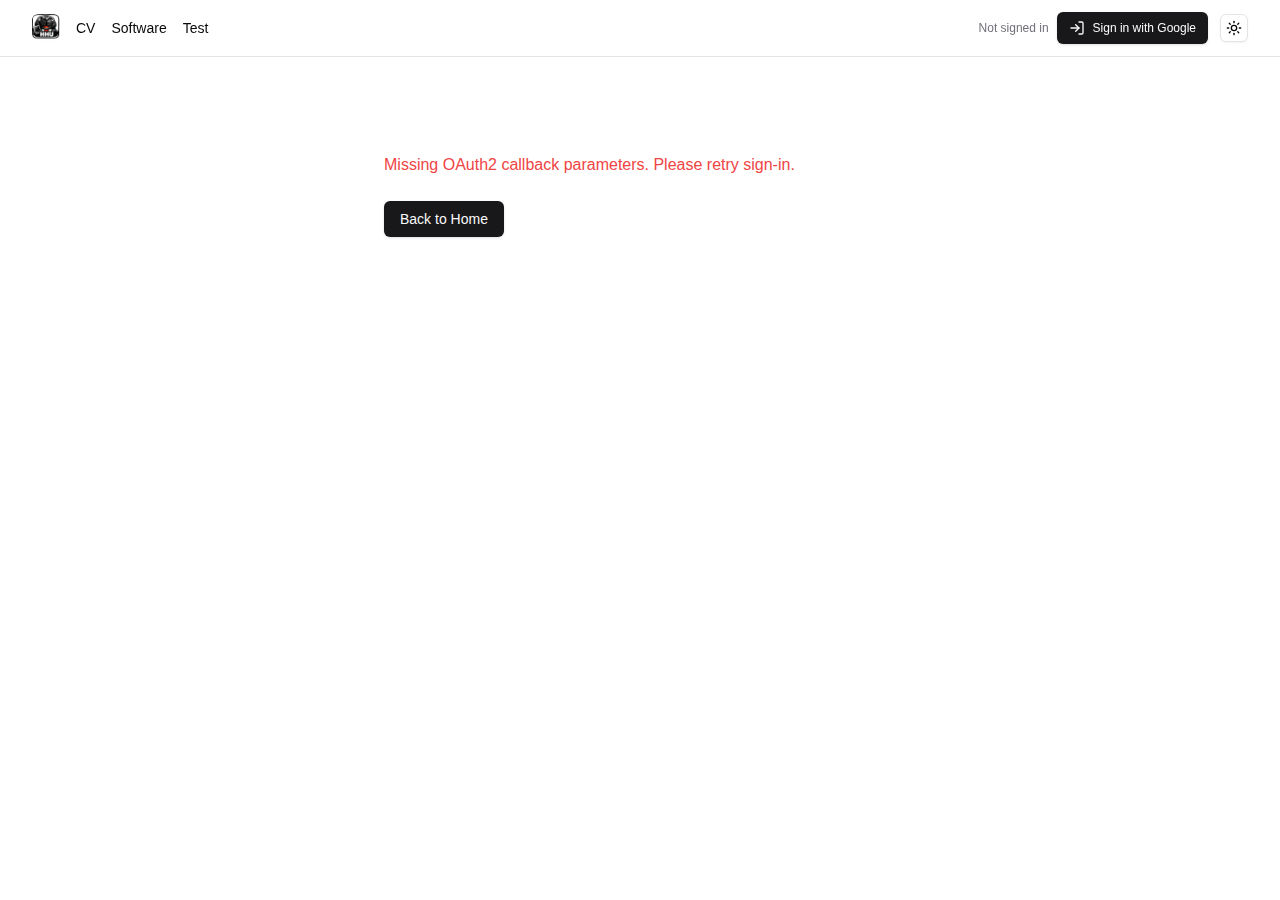
<file: auth/google/callback.html>
<!DOCTYPE html><html lang="en"><head><meta charSet="utf-8"/><meta name="viewport" content="width=device-width, initial-scale=1"/><link rel="preload" as="image" href="/icon.png"/><link rel="stylesheet" href="/_next/static/css/8d7ff9d135ef7c17.css" data-precedence="next"/><link rel="preload" as="script" fetchPriority="low" href="/_next/static/chunks/webpack-d07aa1820c2d0bc5.js"/><script src="/_next/static/chunks/4bd1b696-8c1df69e411e9926.js" async=""></script><script src="/_next/static/chunks/517-beaf27636cab4d75.js" async=""></script><script src="/_next/static/chunks/main-app-fc076f7e6952d361.js" async=""></script><script src="/_next/static/chunks/193-ac574b176316b8ab.js" async=""></script><script src="/_next/static/chunks/355-588b6916930f0b3e.js" async=""></script><script src="/_next/static/chunks/559-306cd64b20857bec.js" async=""></script><script src="/_next/static/chunks/app/layout-9dcc5dd819e52112.js" async=""></script><script src="/_next/static/chunks/app/auth/google/callback/page-8bbf74e5f8730329.js" async=""></script><link rel="preload" href="https://www.googletagmanager.com/gtag/js?id=G-LCTEHVBBX8" as="script"/><title>Hao (Michael) Hu</title><meta name="description" content="Hao (Michael) Hu, a senior software engineering professional"/><meta property="og:title" content="Hao (Michael) Hu"/><meta property="og:description" content="Hao (Michael) Hu, a senior software engineering professional"/><meta property="og:image:type" content="image/png"/><meta property="og:image:width" content="1536"/><meta property="og:image:height" content="1024"/><meta property="og:image" content="http://localhost:3000/opengraph-image.png?0e482c673cf561d0"/><meta name="twitter:card" content="summary_large_image"/><meta name="twitter:title" content="Hao (Michael) Hu"/><meta name="twitter:description" content="Hao (Michael) Hu, a senior software engineering professional"/><meta name="twitter:image:type" content="image/png"/><meta name="twitter:image:width" content="1536"/><meta name="twitter:image:height" content="1024"/><meta name="twitter:image" content="http://localhost:3000/twitter-image.png?0e482c673cf561d0"/><link rel="icon" href="/favicon.ico" type="image/x-icon" sizes="15x16"/><link rel="icon" href="/icon.png?80cdbe4dcf560f21" type="image/png" sizes="512x512"/><link rel="apple-touch-icon" href="/apple-icon.png?16dbe0ba40aac641" type="image/png" sizes="180x180"/><script src="/_next/static/chunks/polyfills-42372ed130431b0a.js" noModule=""></script></head><body class="antialiased"><script>((e,t,r,n,o,a,i,l)=>{let u=document.documentElement,s=["light","dark"];function c(t){(Array.isArray(e)?e:[e]).forEach(e=>{let r="class"===e,n=r&&a?o.map(e=>a[e]||e):o;r?(u.classList.remove(...n),u.classList.add(t)):u.setAttribute(e,t)}),l&&s.includes(t)&&(u.style.colorScheme=t)}if(n)c(n);else try{let e=localStorage.getItem(t)||r,n=i&&"system"===e?window.matchMedia("(prefers-color-scheme: dark)").matches?"dark":"light":e;c(n)}catch(e){}})("class","theme","system",null,["light","dark"],null,true,true)</script><header class="w-full border-b bg-background/80 backdrop-blur"><div class="mx-auto flex max-w-7xl items-center justify-between px-4 py-3 sm:px-6 lg:px-8"><nav class="hidden items-center gap-4 text-sm md:flex"><a aria-label="Home" class="inline-flex items-center" href="/"><img src="/icon.png" alt="Hao (Michael) Hu icon" class="h-7 w-7 rounded-md"/></a><a class="transition hover:text-primary" href="/">CV</a><a class="transition hover:text-primary" href="/downloads">Software</a><a class="transition hover:text-primary" href="/test-results">Test</a></nav><div class="hidden items-center gap-3 md:flex"><div class="flex flex-col gap-1 items-end"><div class="flex items-center gap-2"><span class="max-w-56 truncate text-xs text-muted-foreground" title="Not signed in">Not signed in</span><button class="inline-flex items-center justify-center gap-2 whitespace-nowrap font-medium transition-colors focus-visible:outline-none focus-visible:ring-1 focus-visible:ring-ring disabled:pointer-events-none disabled:opacity-50 [&amp;_svg]:pointer-events-none [&amp;_svg]:size-4 [&amp;_svg]:shrink-0 bg-primary text-primary-foreground shadow hover:bg-primary/90 h-8 rounded-md px-3 text-xs" type="button"><svg xmlns="http://www.w3.org/2000/svg" width="24" height="24" viewBox="0 0 24 24" fill="none" stroke="currentColor" stroke-width="2" stroke-linecap="round" stroke-linejoin="round" class="lucide lucide-log-in"><path d="M15 3h4a2 2 0 0 1 2 2v14a2 2 0 0 1-2 2h-4"></path><polyline points="10 17 15 12 10 7"></polyline><line x1="15" x2="3" y1="12" y2="12"></line></svg>Sign in with Google</button></div></div><button class="inline-flex items-center justify-center gap-2 whitespace-nowrap rounded-md text-sm font-medium transition-colors focus-visible:outline-none focus-visible:ring-1 focus-visible:ring-ring disabled:pointer-events-none disabled:opacity-50 [&amp;_svg]:pointer-events-none [&amp;_svg]:size-4 [&amp;_svg]:shrink-0 border border-input bg-background shadow-sm hover:bg-accent hover:text-accent-foreground h-7 w-7" type="button" id="radix-:R55lb:" aria-haspopup="menu" aria-expanded="false" data-state="closed"><svg xmlns="http://www.w3.org/2000/svg" width="24" height="24" viewBox="0 0 24 24" fill="none" stroke="currentColor" stroke-width="2" stroke-linecap="round" stroke-linejoin="round" class="lucide lucide-sun h-3.5 w-3.5 rotate-0 scale-100 transition-all dark:-rotate-90 dark:scale-0"><circle cx="12" cy="12" r="4"></circle><path d="M12 2v2"></path><path d="M12 20v2"></path><path d="m4.93 4.93 1.41 1.41"></path><path d="m17.66 17.66 1.41 1.41"></path><path d="M2 12h2"></path><path d="M20 12h2"></path><path d="m6.34 17.66-1.41 1.41"></path><path d="m19.07 4.93-1.41 1.41"></path></svg><svg xmlns="http://www.w3.org/2000/svg" width="24" height="24" viewBox="0 0 24 24" fill="none" stroke="currentColor" stroke-width="2" stroke-linecap="round" stroke-linejoin="round" class="lucide lucide-moon absolute h-3.5 w-3.5 rotate-90 scale-0 transition-all dark:rotate-0 dark:scale-100"><path d="M12 3a6 6 0 0 0 9 9 9 9 0 1 1-9-9Z"></path></svg><span class="sr-only">Toggle theme</span></button></div><div class="flex w-full items-center justify-between md:hidden"><button class="inline-flex items-center justify-center gap-2 whitespace-nowrap rounded-md text-sm font-medium transition-colors focus-visible:outline-none focus-visible:ring-1 focus-visible:ring-ring disabled:pointer-events-none disabled:opacity-50 [&amp;_svg]:pointer-events-none [&amp;_svg]:size-4 [&amp;_svg]:shrink-0 border border-input bg-background shadow-sm hover:bg-accent hover:text-accent-foreground h-8 w-8" type="button" aria-label="Open navigation menu" aria-expanded="false" aria-controls="mobile-nav-drawer"><svg xmlns="http://www.w3.org/2000/svg" width="24" height="24" viewBox="0 0 24 24" fill="none" stroke="currentColor" stroke-width="2" stroke-linecap="round" stroke-linejoin="round" class="lucide lucide-menu h-4 w-4"><line x1="4" x2="20" y1="12" y2="12"></line><line x1="4" x2="20" y1="6" y2="6"></line><line x1="4" x2="20" y1="18" y2="18"></line></svg></button><button class="inline-flex items-center justify-center gap-2 whitespace-nowrap rounded-md text-sm font-medium transition-colors focus-visible:outline-none focus-visible:ring-1 focus-visible:ring-ring disabled:pointer-events-none disabled:opacity-50 [&amp;_svg]:pointer-events-none [&amp;_svg]:size-4 [&amp;_svg]:shrink-0 border border-input bg-background shadow-sm hover:bg-accent hover:text-accent-foreground h-7 w-7" type="button" id="radix-:R5llb:" aria-haspopup="menu" aria-expanded="false" data-state="closed"><svg xmlns="http://www.w3.org/2000/svg" width="24" height="24" viewBox="0 0 24 24" fill="none" stroke="currentColor" stroke-width="2" stroke-linecap="round" stroke-linejoin="round" class="lucide lucide-sun h-3.5 w-3.5 rotate-0 scale-100 transition-all dark:-rotate-90 dark:scale-0"><circle cx="12" cy="12" r="4"></circle><path d="M12 2v2"></path><path d="M12 20v2"></path><path d="m4.93 4.93 1.41 1.41"></path><path d="m17.66 17.66 1.41 1.41"></path><path d="M2 12h2"></path><path d="M20 12h2"></path><path d="m6.34 17.66-1.41 1.41"></path><path d="m19.07 4.93-1.41 1.41"></path></svg><svg xmlns="http://www.w3.org/2000/svg" width="24" height="24" viewBox="0 0 24 24" fill="none" stroke="currentColor" stroke-width="2" stroke-linecap="round" stroke-linejoin="round" class="lucide lucide-moon absolute h-3.5 w-3.5 rotate-90 scale-0 transition-all dark:rotate-0 dark:scale-100"><path d="M12 3a6 6 0 0 0 9 9 9 9 0 1 1-9-9Z"></path></svg><span class="sr-only">Toggle theme</span></button></div></div></header><!--$!--><template data-dgst="BAILOUT_TO_CLIENT_SIDE_RENDERING"></template><main class="mx-auto max-w-xl px-4 py-24 sm:px-6 lg:px-8"><div class="flex items-center justify-center py-12" role="status" aria-live="polite"><div data-testid="callback-spinner" class="h-10 w-10 animate-spin rounded-full border-4 border-muted border-t-primary"></div><span class="sr-only">Loading</span></div></main><!--/$--><script src="/_next/static/chunks/webpack-d07aa1820c2d0bc5.js" async=""></script><script>(self.__next_f=self.__next_f||[]).push([0])</script><script>self.__next_f.push([1,"1:\"$Sreact.fragment\"\n2:I[3704,[\"193\",\"static/chunks/193-ac574b176316b8ab.js\",\"355\",\"static/chunks/355-588b6916930f0b3e.js\",\"559\",\"static/chunks/559-306cd64b20857bec.js\",\"177\",\"static/chunks/app/layout-9dcc5dd819e52112.js\"],\"\"]\n3:I[8610,[\"193\",\"static/chunks/193-ac574b176316b8ab.js\",\"355\",\"static/chunks/355-588b6916930f0b3e.js\",\"559\",\"static/chunks/559-306cd64b20857bec.js\",\"177\",\"static/chunks/app/layout-9dcc5dd819e52112.js\"],\"ThemeProvider\"]\n4:I[8679,[\"193\",\"static/chunks/193-ac574b176316b8ab.js\",\"355\",\"static/chunks/355-588b6916930f0b3e.js\",\"559\",\"static/chunks/559-306cd64b20857bec.js\",\"177\",\"static/chunks/app/layout-9dcc5dd819e52112.js\"],\"default\"]\n5:I[5244,[],\"\"]\n6:I[3866,[],\"\"]\n7:I[7033,[],\"ClientPageRoot\"]\n8:I[600,[\"193\",\"static/chunks/193-ac574b176316b8ab.js\",\"89\",\"static/chunks/app/auth/google/callback/page-8bbf74e5f8730329.js\"],\"default\"]\nb:I[6213,[],\"OutletBoundary\"]\nd:I[6213,[],\"MetadataBoundary\"]\nf:I[6213,[],\"ViewportBoundary\"]\n11:I[4835,[],\"\"]\n:HL[\"/_next/static/css/8d7ff9d135ef7c17.css\",\"style\"]\n"])</script><script>self.__next_f.push([1,"0:{\"P\":null,\"b\":\"bPRmr2TxEk_7F4Vq01Xwx\",\"p\":\"\",\"c\":[\"\",\"auth\",\"google\",\"callback\"],\"i\":false,\"f\":[[[\"\",{\"children\":[\"auth\",{\"children\":[\"google\",{\"children\":[\"callback\",{\"children\":[\"__PAGE__\",{}]}]}]}]},\"$undefined\",\"$undefined\",true],[\"\",[\"$\",\"$1\",\"c\",{\"children\":[[[\"$\",\"link\",\"0\",{\"rel\":\"stylesheet\",\"href\":\"/_next/static/css/8d7ff9d135ef7c17.css\",\"precedence\":\"next\",\"crossOrigin\":\"$undefined\",\"nonce\":\"$undefined\"}]],[\"$\",\"html\",null,{\"lang\":\"en\",\"suppressHydrationWarning\":true,\"children\":[[\"$\",\"head\",null,{\"children\":[\"$\",\"$L2\",null,{\"async\":true,\"src\":\"https://www.googletagmanager.com/gtag/js?id=G-LCTEHVBBX8\"}]}],[\"$\",\"body\",null,{\"className\":\"antialiased\",\"children\":[\"$\",\"$L3\",null,{\"attribute\":\"class\",\"defaultTheme\":\"system\",\"enableSystem\":true,\"disableTransitionOnChange\":true,\"children\":[[\"$\",\"$L4\",null,{}],[\"$\",\"$L5\",null,{\"parallelRouterKey\":\"children\",\"segmentPath\":[\"children\"],\"error\":\"$undefined\",\"errorStyles\":\"$undefined\",\"errorScripts\":\"$undefined\",\"template\":[\"$\",\"$L6\",null,{}],\"templateStyles\":\"$undefined\",\"templateScripts\":\"$undefined\",\"notFound\":[[],[[\"$\",\"title\",null,{\"children\":\"404: This page could not be found.\"}],[\"$\",\"div\",null,{\"style\":{\"fontFamily\":\"system-ui,\\\"Segoe UI\\\",Roboto,Helvetica,Arial,sans-serif,\\\"Apple Color Emoji\\\",\\\"Segoe UI Emoji\\\"\",\"height\":\"100vh\",\"textAlign\":\"center\",\"display\":\"flex\",\"flexDirection\":\"column\",\"alignItems\":\"center\",\"justifyContent\":\"center\"},\"children\":[\"$\",\"div\",null,{\"children\":[[\"$\",\"style\",null,{\"dangerouslySetInnerHTML\":{\"__html\":\"body{color:#000;background:#fff;margin:0}.next-error-h1{border-right:1px solid rgba(0,0,0,.3)}@media (prefers-color-scheme:dark){body{color:#fff;background:#000}.next-error-h1{border-right:1px solid rgba(255,255,255,.3)}}\"}}],[\"$\",\"h1\",null,{\"className\":\"next-error-h1\",\"style\":{\"display\":\"inline-block\",\"margin\":\"0 20px 0 0\",\"padding\":\"0 23px 0 0\",\"fontSize\":24,\"fontWeight\":500,\"verticalAlign\":\"top\",\"lineHeight\":\"49px\"},\"children\":404}],[\"$\",\"div\",null,{\"style\":{\"display\":\"inline-block\"},\"children\":[\"$\",\"h2\",null,{\"style\":{\"fontSize\":14,\"fontWeight\":400,\"lineHeight\":\"49px\",\"margin\":0},\"children\":\"This page could not be found.\"}]}]]}]}]]],\"forbidden\":\"$undefined\",\"unauthorized\":\"$undefined\"}]]}]}]]}]]}],{\"children\":[\"auth\",[\"$\",\"$1\",\"c\",{\"children\":[null,[\"$\",\"$L5\",null,{\"parallelRouterKey\":\"children\",\"segmentPath\":[\"children\",\"auth\",\"children\"],\"error\":\"$undefined\",\"errorStyles\":\"$undefined\",\"errorScripts\":\"$undefined\",\"template\":[\"$\",\"$L6\",null,{}],\"templateStyles\":\"$undefined\",\"templateScripts\":\"$undefined\",\"notFound\":\"$undefined\",\"forbidden\":\"$undefined\",\"unauthorized\":\"$undefined\"}]]}],{\"children\":[\"google\",[\"$\",\"$1\",\"c\",{\"children\":[null,[\"$\",\"$L5\",null,{\"parallelRouterKey\":\"children\",\"segmentPath\":[\"children\",\"auth\",\"children\",\"google\",\"children\"],\"error\":\"$undefined\",\"errorStyles\":\"$undefined\",\"errorScripts\":\"$undefined\",\"template\":[\"$\",\"$L6\",null,{}],\"templateStyles\":\"$undefined\",\"templateScripts\":\"$undefined\",\"notFound\":\"$undefined\",\"forbidden\":\"$undefined\",\"unauthorized\":\"$undefined\"}]]}],{\"children\":[\"callback\",[\"$\",\"$1\",\"c\",{\"children\":[null,[\"$\",\"$L5\",null,{\"parallelRouterKey\":\"children\",\"segmentPath\":[\"children\",\"auth\",\"children\",\"google\",\"children\",\"callback\",\"children\"],\"error\":\"$undefined\",\"errorStyles\":\"$undefined\",\"errorScripts\":\"$undefined\",\"template\":[\"$\",\"$L6\",null,{}],\"templateStyles\":\"$undefined\",\"templateScripts\":\"$undefined\",\"notFound\":\"$undefined\",\"forbidden\":\"$undefined\",\"unauthorized\":\"$undefined\"}]]}],{\"children\":[\"__PAGE__\",[\"$\",\"$1\",\"c\",{\"children\":[[\"$\",\"$L7\",null,{\"Component\":\"$8\",\"searchParams\":{},\"params\":{},\"promises\":[\"$@9\",\"$@a\"]}],null,[\"$\",\"$Lb\",null,{\"children\":\"$Lc\"}]]}],{},null,false]},null,false]},null,false]},null,false]},null,false],[\"$\",\"$1\",\"h\",{\"children\":[null,[\"$\",\"$1\",\"FpvZ0B80AOx2XYrPpuYGv\",{\"children\":[[\"$\",\"$Ld\",null,{\"children\":\"$Le\"}],[\"$\",\"$Lf\",null,{\"children\":\"$L10\"}],null]}]]}],false]],\"m\":\"$undefined\",\"G\":[\"$11\",\"$undefined\"],\"s\":false,\"S\":true}\n"])</script><script>self.__next_f.push([1,"9:{}\na:{}\n"])</script><script>self.__next_f.push([1,"10:[[\"$\",\"meta\",\"0\",{\"name\":\"viewport\",\"content\":\"width=device-width, initial-scale=1\"}]]\ne:[[\"$\",\"meta\",\"0\",{\"charSet\":\"utf-8\"}],[\"$\",\"title\",\"1\",{\"children\":\"Hao (Michael) Hu\"}],[\"$\",\"meta\",\"2\",{\"name\":\"description\",\"content\":\"Hao (Michael) Hu, a senior software engineering professional\"}],[\"$\",\"meta\",\"3\",{\"property\":\"og:title\",\"content\":\"Hao (Michael) Hu\"}],[\"$\",\"meta\",\"4\",{\"property\":\"og:description\",\"content\":\"Hao (Michael) Hu, a senior software engineering professional\"}],[\"$\",\"meta\",\"5\",{\"property\":\"og:image:type\",\"content\":\"image/png\"}],[\"$\",\"meta\",\"6\",{\"property\":\"og:image:width\",\"content\":\"1536\"}],[\"$\",\"meta\",\"7\",{\"property\":\"og:image:height\",\"content\":\"1024\"}],[\"$\",\"meta\",\"8\",{\"property\":\"og:image\",\"content\":\"http://localhost:3000/opengraph-image.png?0e482c673cf561d0\"}],[\"$\",\"meta\",\"9\",{\"name\":\"twitter:card\",\"content\":\"summary_large_image\"}],[\"$\",\"meta\",\"10\",{\"name\":\"twitter:title\",\"content\":\"Hao (Michael) Hu\"}],[\"$\",\"meta\",\"11\",{\"name\":\"twitter:description\",\"content\":\"Hao (Michael) Hu, a senior software engineering professional\"}],[\"$\",\"meta\",\"12\",{\"name\":\"twitter:image:type\",\"content\":\"image/png\"}],[\"$\",\"meta\",\"13\",{\"name\":\"twitter:image:width\",\"content\":\"1536\"}],[\"$\",\"meta\",\"14\",{\"name\":\"twitter:image:height\",\"content\":\"1024\"}],[\"$\",\"meta\",\"15\",{\"name\":\"twitter:image\",\"content\":\"http://localhost:3000/twitter-image.png?0e482c673cf561d0\"}],[\"$\",\"link\",\"16\",{\"rel\":\"icon\",\"href\":\"/favicon.ico\",\"type\":\"image/x-icon\",\"sizes\":\"15x16\"}],[\"$\",\"link\",\"17\",{\"rel\":\"icon\",\"href\":\"/icon.png?80cdbe4dcf560f21\",\"type\":\"image/png\",\"sizes\":\"512x512\"}],[\"$\",\"link\",\"18\",{\"rel\":\"apple-touch-icon\",\"href\":\"/apple-icon.png?16dbe0ba40aac641\",\"type\":\"image/png\",\"sizes\":\"180x180\"}]]\n"])</script><script>self.__next_f.push([1,"c:null\n"])</script></body></html>
</file>
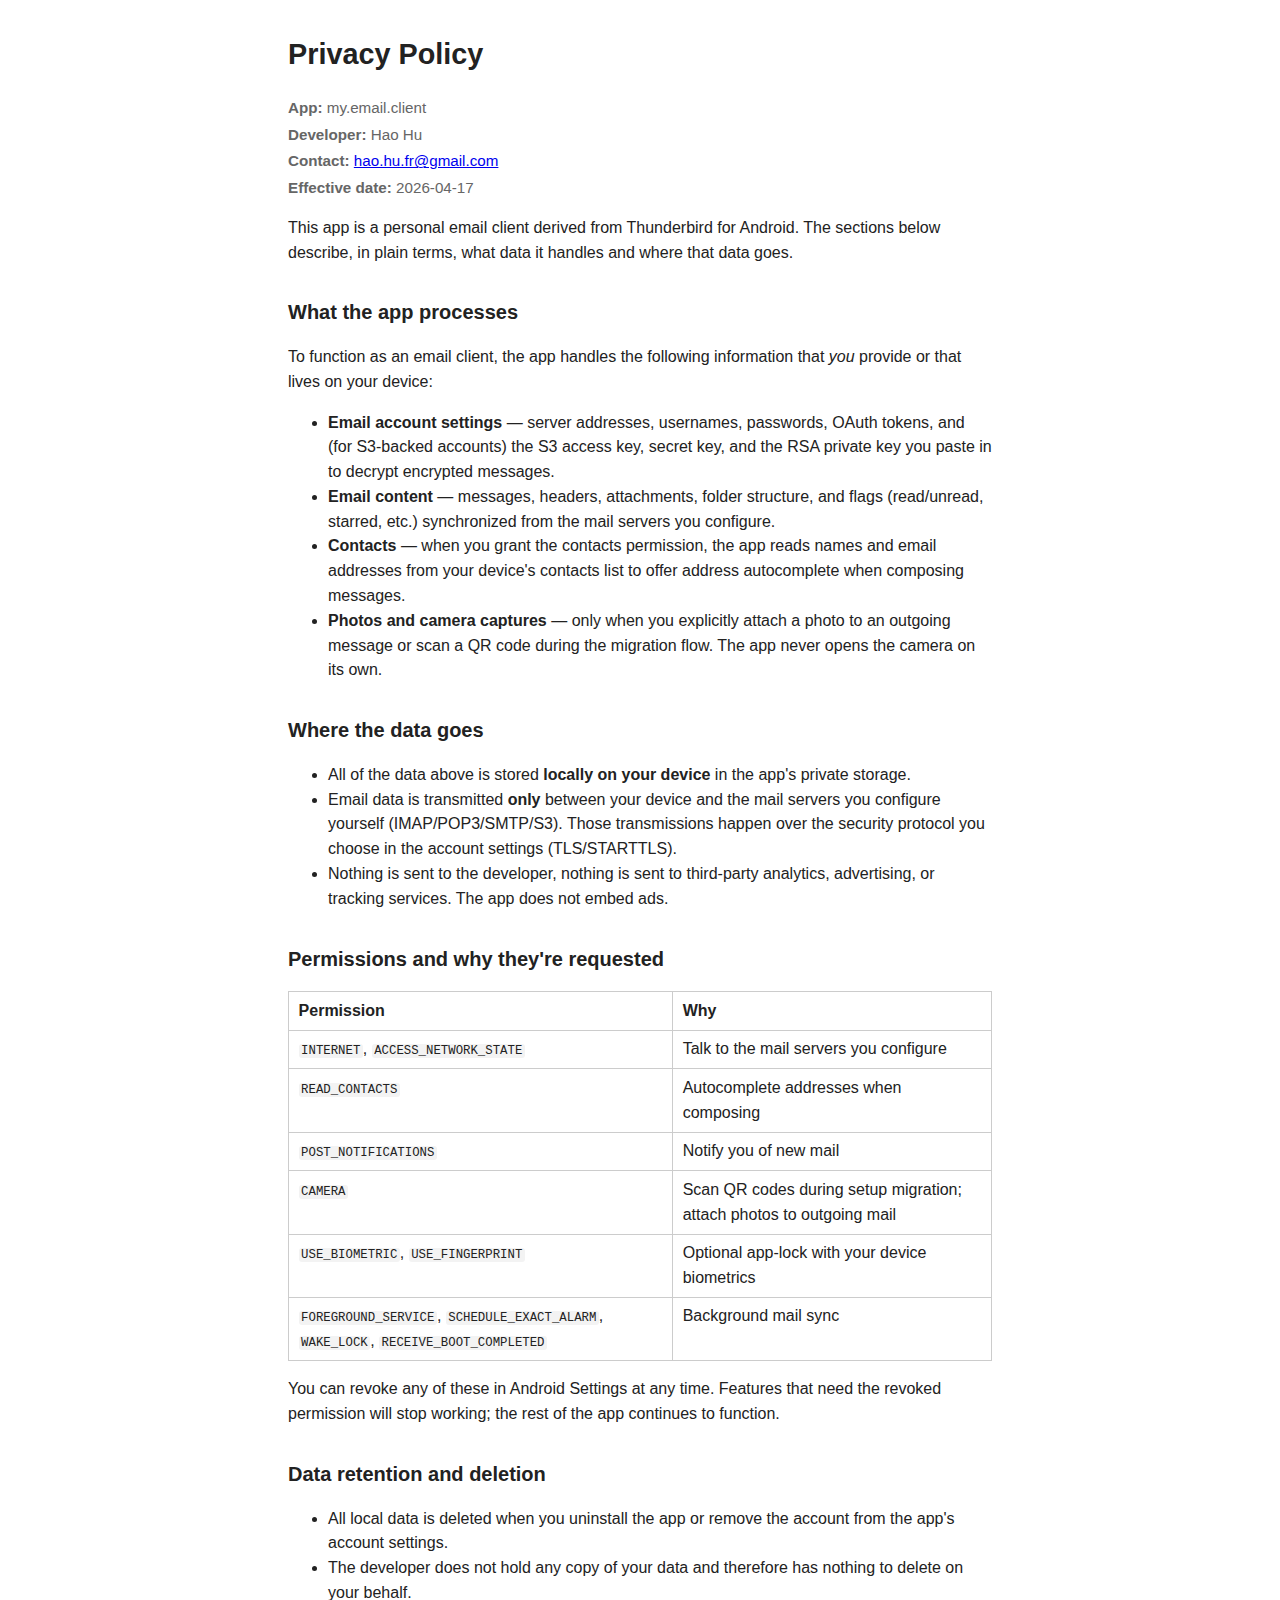
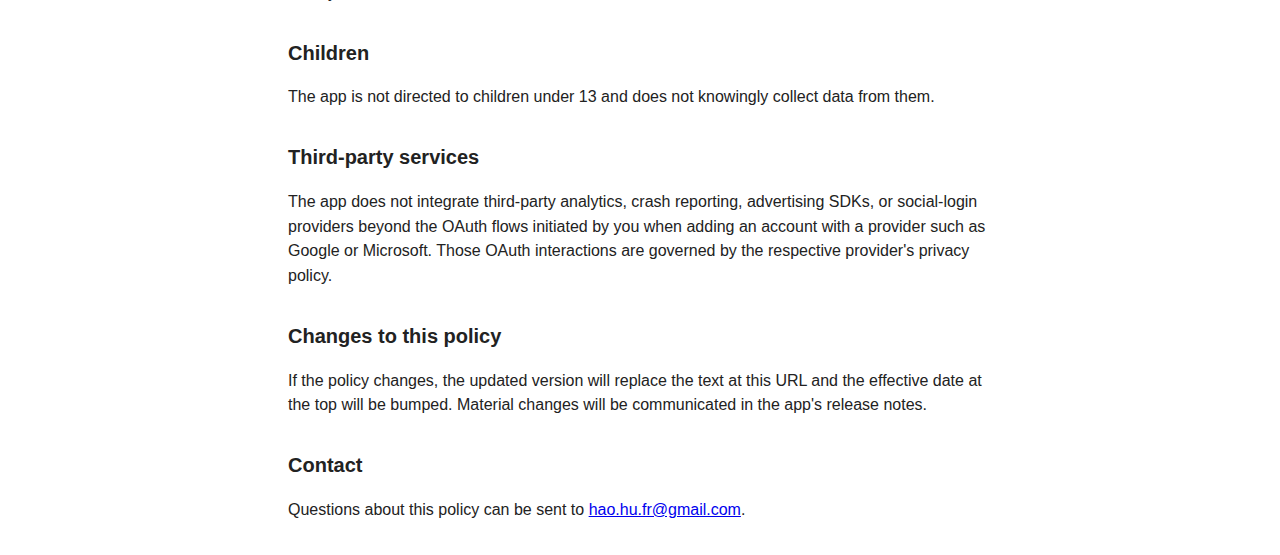
<file: policies/email-client/privacy-policy.html>
<!DOCTYPE html>
<html lang="en">
<head>
<meta charset="utf-8">
<meta name="viewport" content="width=device-width, initial-scale=1">
<title>Privacy Policy — my.email.client</title>
<style>
  :root { color-scheme: light dark; }
  body {
    font-family: -apple-system, BlinkMacSystemFont, "Segoe UI", Roboto, "Helvetica Neue", Arial, sans-serif;
    line-height: 1.55;
    max-width: 44rem;
    margin: 2rem auto;
    padding: 0 1rem;
    color: #222;
    background: #fff;
  }
  @media (prefers-color-scheme: dark) {
    body { color: #e8e8e8; background: #151515; }
    a { color: #7ab2ff; }
    table, th, td { border-color: #444 !important; }
    code { background: #2a2a2a; }
  }
  h1 { font-size: 1.8rem; margin-top: 0; }
  h2 { margin-top: 2rem; font-size: 1.25rem; }
  table { border-collapse: collapse; width: 100%; margin: 1rem 0; }
  th, td { border: 1px solid #ccc; padding: 0.4rem 0.6rem; text-align: left; vertical-align: top; }
  code { background: #f3f3f3; padding: 0 0.2em; border-radius: 3px; font-size: 0.95em; }
  .meta { color: #666; font-size: 0.95rem; }
  .meta p { margin: 0.2rem 0; }
  hr { border: 0; border-top: 1px solid #ddd; margin: 2rem 0; }
</style>
</head>
<body>

<h1>Privacy Policy</h1>

<div class="meta">
  <p><strong>App:</strong> my.email.client</p>
  <p><strong>Developer:</strong> Hao Hu</p>
  <p><strong>Contact:</strong> <a href="mailto:hao.hu.fr@gmail.com">hao.hu.fr@gmail.com</a></p>
  <p><strong>Effective date:</strong> 2026-04-17</p>
</div>

<p>This app is a personal email client derived from Thunderbird for Android.
The sections below describe, in plain terms, what data it handles and where
that data goes.</p>

<h2>What the app processes</h2>
<p>To function as an email client, the app handles the following information
that <em>you</em> provide or that lives on your device:</p>
<ul>
  <li><strong>Email account settings</strong> — server addresses, usernames,
      passwords, OAuth tokens, and (for S3-backed accounts) the S3 access key,
      secret key, and the RSA private key you paste in to decrypt encrypted
      messages.</li>
  <li><strong>Email content</strong> — messages, headers, attachments, folder
      structure, and flags (read/unread, starred, etc.) synchronized from the
      mail servers you configure.</li>
  <li><strong>Contacts</strong> — when you grant the contacts permission, the
      app reads names and email addresses from your device's contacts list to
      offer address autocomplete when composing messages.</li>
  <li><strong>Photos and camera captures</strong> — only when you explicitly
      attach a photo to an outgoing message or scan a QR code during the
      migration flow. The app never opens the camera on its own.</li>
</ul>

<h2>Where the data goes</h2>
<ul>
  <li>All of the data above is stored <strong>locally on your device</strong>
      in the app's private storage.</li>
  <li>Email data is transmitted <strong>only</strong> between your device and
      the mail servers you configure yourself (IMAP/POP3/SMTP/S3). Those
      transmissions happen over the security protocol you choose in the
      account settings (TLS/STARTTLS).</li>
  <li>Nothing is sent to the developer, nothing is sent to third-party
      analytics, advertising, or tracking services. The app does not embed
      ads.</li>
</ul>

<h2>Permissions and why they're requested</h2>
<table>
  <thead>
    <tr><th>Permission</th><th>Why</th></tr>
  </thead>
  <tbody>
    <tr><td><code>INTERNET</code>, <code>ACCESS_NETWORK_STATE</code></td>
        <td>Talk to the mail servers you configure</td></tr>
    <tr><td><code>READ_CONTACTS</code></td>
        <td>Autocomplete addresses when composing</td></tr>
    <tr><td><code>POST_NOTIFICATIONS</code></td>
        <td>Notify you of new mail</td></tr>
    <tr><td><code>CAMERA</code></td>
        <td>Scan QR codes during setup migration; attach photos to outgoing mail</td></tr>
    <tr><td><code>USE_BIOMETRIC</code>, <code>USE_FINGERPRINT</code></td>
        <td>Optional app-lock with your device biometrics</td></tr>
    <tr><td><code>FOREGROUND_SERVICE</code>, <code>SCHEDULE_EXACT_ALARM</code>,
            <code>WAKE_LOCK</code>, <code>RECEIVE_BOOT_COMPLETED</code></td>
        <td>Background mail sync</td></tr>
  </tbody>
</table>
<p>You can revoke any of these in Android Settings at any time. Features that
need the revoked permission will stop working; the rest of the app continues
to function.</p>

<h2>Data retention and deletion</h2>
<ul>
  <li>All local data is deleted when you uninstall the app or remove the
      account from the app's account settings.</li>
  <li>The developer does not hold any copy of your data and therefore has
      nothing to delete on your behalf.</li>
</ul>

<h2>Children</h2>
<p>The app is not directed to children under 13 and does not knowingly collect
data from them.</p>

<h2>Third-party services</h2>
<p>The app does not integrate third-party analytics, crash reporting,
advertising SDKs, or social-login providers beyond the OAuth flows initiated
by you when adding an account with a provider such as Google or Microsoft.
Those OAuth interactions are governed by the respective provider's privacy
policy.</p>

<h2>Changes to this policy</h2>
<p>If the policy changes, the updated version will replace the text at this
URL and the effective date at the top will be bumped. Material changes will
be communicated in the app's release notes.</p>

<h2>Contact</h2>
<p>Questions about this policy can be sent to
<a href="mailto:hao.hu.fr@gmail.com">hao.hu.fr@gmail.com</a>.</p>

</body>
</html>
</file>
<file: _next/static/css/5cf27d13fcb0b3f8.css>
@font-face{font-family:Geist;font-style:normal;font-weight:100 900;font-display:swap;src:url(/_next/static/media/ba015fad6dcf6784-s.woff2) format("woff2");unicode-range:u+0100-02ba,u+02bd-02c5,u+02c7-02cc,u+02ce-02d7,u+02dd-02ff,u+0304,u+0308,u+0329,u+1d00-1dbf,u+1e00-1e9f,u+1ef2-1eff,u+2020,u+20a0-20ab,u+20ad-20c0,u+2113,u+2c60-2c7f,u+a720-a7ff}@font-face{font-family:Geist;font-style:normal;font-weight:100 900;font-display:swap;src:url(/_next/static/media/569ce4b8f30dc480-s.p.woff2) format("woff2");unicode-range:u+00??,u+0131,u+0152-0153,u+02bb-02bc,u+02c6,u+02da,u+02dc,u+0304,u+0308,u+0329,u+2000-206f,u+20ac,u+2122,u+2191,u+2193,u+2212,u+2215,u+feff,u+fffd}@font-face{font-family:Geist Fallback;src:local("Arial");ascent-override:95.94%;descent-override:28.16%;line-gap-override:0.00%;size-adjust:104.76%}.__className_4d318d{font-family:Geist,Geist Fallback;font-style:normal}.__variable_4d318d{--font-geist-sans:"Geist","Geist Fallback"}@font-face{font-family:Geist Mono;font-style:normal;font-weight:100 900;font-display:swap;src:url(/_next/static/media/747892c23ea88013-s.woff2) format("woff2");unicode-range:u+0100-02ba,u+02bd-02c5,u+02c7-02cc,u+02ce-02d7,u+02dd-02ff,u+0304,u+0308,u+0329,u+1d00-1dbf,u+1e00-1e9f,u+1ef2-1eff,u+2020,u+20a0-20ab,u+20ad-20c0,u+2113,u+2c60-2c7f,u+a720-a7ff}@font-face{font-family:Geist Mono;font-style:normal;font-weight:100 900;font-display:swap;src:url(/_next/static/media/93f479601ee12b01-s.p.woff2) format("woff2");unicode-range:u+00??,u+0131,u+0152-0153,u+02bb-02bc,u+02c6,u+02da,u+02dc,u+0304,u+0308,u+0329,u+2000-206f,u+20ac,u+2122,u+2191,u+2193,u+2212,u+2215,u+feff,u+fffd}@font-face{font-family:Geist Mono Fallback;src:local("Arial");ascent-override:74.67%;descent-override:21.92%;line-gap-override:0.00%;size-adjust:134.59%}.__className_ea5f4b{font-family:Geist Mono,Geist Mono Fallback;font-style:normal}.__variable_ea5f4b{--font-geist-mono:"Geist Mono","Geist Mono Fallback"}*,:after,:before{--tw-border-spacing-x:0;--tw-border-spacing-y:0;--tw-translate-x:0;--tw-translate-y:0;--tw-rotate:0;--tw-skew-x:0;--tw-skew-y:0;--tw-scale-x:1;--tw-scale-y:1;--tw-pan-x: ;--tw-pan-y: ;--tw-pinch-zoom: ;--tw-scroll-snap-strictness:proximity;--tw-gradient-from-position: ;--tw-gradient-via-position: ;--tw-gradient-to-position: ;--tw-ordinal: ;--tw-slashed-zero: ;--tw-numeric-figure: ;--tw-numeric-spacing: ;--tw-numeric-fraction: ;--tw-ring-inset: ;--tw-ring-offset-width:0px;--tw-ring-offset-color:#fff;--tw-ring-color:rgba(59,130,246,.5);--tw-ring-offset-shadow:0 0 #0000;--tw-ring-shadow:0 0 #0000;--tw-shadow:0 0 #0000;--tw-shadow-colored:0 0 #0000;--tw-blur: ;--tw-brightness: ;--tw-contrast: ;--tw-grayscale: ;--tw-hue-rotate: ;--tw-invert: ;--tw-saturate: ;--tw-sepia: ;--tw-drop-shadow: ;--tw-backdrop-blur: ;--tw-backdrop-brightness: ;--tw-backdrop-contrast: ;--tw-backdrop-grayscale: ;--tw-backdrop-hue-rotate: ;--tw-backdrop-invert: ;--tw-backdrop-opacity: ;--tw-backdrop-saturate: ;--tw-backdrop-sepia: ;--tw-contain-size: ;--tw-contain-layout: ;--tw-contain-paint: ;--tw-contain-style: }::backdrop{--tw-border-spacing-x:0;--tw-border-spacing-y:0;--tw-translate-x:0;--tw-translate-y:0;--tw-rotate:0;--tw-skew-x:0;--tw-skew-y:0;--tw-scale-x:1;--tw-scale-y:1;--tw-pan-x: ;--tw-pan-y: ;--tw-pinch-zoom: ;--tw-scroll-snap-strictness:proximity;--tw-gradient-from-position: ;--tw-gradient-via-position: ;--tw-gradient-to-position: ;--tw-ordinal: ;--tw-slashed-zero: ;--tw-numeric-figure: ;--tw-numeric-spacing: ;--tw-numeric-fraction: ;--tw-ring-inset: ;--tw-ring-offset-width:0px;--tw-ring-offset-color:#fff;--tw-ring-color:rgba(59,130,246,.5);--tw-ring-offset-shadow:0 0 #0000;--tw-ring-shadow:0 0 #0000;--tw-shadow:0 0 #0000;--tw-shadow-colored:0 0 #0000;--tw-blur: ;--tw-brightness: ;--tw-contrast: ;--tw-grayscale: ;--tw-hue-rotate: ;--tw-invert: ;--tw-saturate: ;--tw-sepia: ;--tw-drop-shadow: ;--tw-backdrop-blur: ;--tw-backdrop-brightness: ;--tw-backdrop-contrast: ;--tw-backdrop-grayscale: ;--tw-backdrop-hue-rotate: ;--tw-backdrop-invert: ;--tw-backdrop-opacity: ;--tw-backdrop-saturate: ;--tw-backdrop-sepia: ;--tw-contain-size: ;--tw-contain-layout: ;--tw-contain-paint: ;--tw-contain-style: }/*
! tailwindcss v3.4.17 | MIT License | https://tailwindcss.com
*/*,:after,:before{box-sizing:border-box;border:0 solid #e5e7eb}:after,:before{--tw-content:""}:host,html{line-height:1.5;-webkit-text-size-adjust:100%;-moz-tab-size:4;tab-size:4;font-family:ui-sans-serif,system-ui,sans-serif,Apple Color Emoji,Segoe UI Emoji,Segoe UI Symbol,Noto Color Emoji;font-feature-settings:normal;font-variation-settings:normal;-webkit-tap-highlight-color:transparent}body{margin:0;line-height:inherit}hr{height:0;color:inherit;border-top-width:1px}abbr:where([title]){text-decoration:underline dotted}h1,h2,h3,h4,h5,h6{font-size:inherit;font-weight:inherit}a{color:inherit;text-decoration:inherit}b,strong{font-weight:bolder}code,kbd,pre,samp{font-family:ui-monospace,SFMono-Regular,Menlo,Monaco,Consolas,Liberation Mono,Courier New,monospace;font-feature-settings:normal;font-variation-settings:normal;font-size:1em}small{font-size:80%}sub,sup{font-size:75%;line-height:0;position:relative;vertical-align:baseline}sub{bottom:-.25em}sup{top:-.5em}table{text-indent:0;border-color:inherit;border-collapse:collapse}button,input,optgroup,select,textarea{font-family:inherit;font-feature-settings:inherit;font-variation-settings:inherit;font-size:100%;font-weight:inherit;line-height:inherit;letter-spacing:inherit;color:inherit;margin:0;padding:0}button,select{text-transform:none}button,input:where([type=button]),input:where([type=reset]),input:where([type=submit]){-webkit-appearance:button;background-color:transparent;background-image:none}:-moz-focusring{outline:auto}:-moz-ui-invalid{box-shadow:none}progress{vertical-align:baseline}::-webkit-inner-spin-button,::-webkit-outer-spin-button{height:auto}[type=search]{-webkit-appearance:textfield;outline-offset:-2px}::-webkit-search-decoration{-webkit-appearance:none}::-webkit-file-upload-button{-webkit-appearance:button;font:inherit}summary{display:list-item}blockquote,dd,dl,figure,h1,h2,h3,h4,h5,h6,hr,p,pre{margin:0}fieldset{margin:0}fieldset,legend{padding:0}menu,ol,ul{list-style:none;margin:0;padding:0}dialog{padding:0}textarea{resize:vertical}input::placeholder,textarea::placeholder{opacity:1;color:#9ca3af}[role=button],button{cursor:pointer}:disabled{cursor:default}audio,canvas,embed,iframe,img,object,svg,video{display:block;vertical-align:middle}img,video{max-width:100%;height:auto}[hidden]:where(:not([hidden=until-found])){display:none}:root{--background:0 0% 100%;--foreground:240 10% 3.9%;--card:0 0% 100%;--card-foreground:240 10% 3.9%;--popover:0 0% 100%;--popover-foreground:240 10% 3.9%;--primary:240 5.9% 10%;--primary-foreground:0 0% 98%;--secondary:240 4.8% 95.9%;--secondary-foreground:240 5.9% 10%;--muted:240 4.8% 95.9%;--muted-foreground:240 3.8% 46.1%;--accent:240 4.8% 95.9%;--accent-foreground:240 5.9% 10%;--destructive:0 84.2% 60.2%;--destructive-foreground:0 0% 98%;--border:240 5.9% 90%;--input:240 5.9% 90%;--ring:240 10% 3.9%;--chart-1:12 76% 61%;--chart-2:173 58% 39%;--chart-3:197 37% 24%;--chart-4:43 74% 66%;--chart-5:27 87% 67%;--radius:0.5rem}.dark{--background:240 10% 3.9%;--foreground:0 0% 98%;--card:240 10% 3.9%;--card-foreground:0 0% 98%;--popover:240 10% 3.9%;--popover-foreground:0 0% 98%;--primary:0 0% 98%;--primary-foreground:240 5.9% 10%;--secondary:240 3.7% 15.9%;--secondary-foreground:0 0% 98%;--muted:240 3.7% 15.9%;--muted-foreground:240 5% 64.9%;--accent:240 3.7% 15.9%;--accent-foreground:0 0% 98%;--destructive:0 62.8% 30.6%;--destructive-foreground:0 0% 98%;--border:240 3.7% 15.9%;--input:240 3.7% 15.9%;--ring:240 4.9% 83.9%;--chart-1:220 70% 50%;--chart-2:160 60% 45%;--chart-3:30 80% 55%;--chart-4:280 65% 60%;--chart-5:340 75% 55%}*{border-color:hsl(var(--border))}body{background-color:hsl(var(--background));color:hsl(var(--foreground))}.sr-only{width:1px;height:1px;padding:0;margin:-1px;overflow:hidden;clip:rect(0,0,0,0);white-space:nowrap;border-width:0}.absolute,.sr-only{position:absolute}.relative{position:relative}.left-2{left:.5rem}.z-50{z-index:50}.-mx-1{margin-left:-.25rem;margin-right:-.25rem}.mx-auto{margin-left:auto;margin-right:auto}.my-1{margin-top:.25rem;margin-bottom:.25rem}.ml-auto{margin-left:auto}.mt-4{margin-top:1rem}.flex{display:flex}.inline-flex{display:inline-flex}.table{display:table}.aspect-square{aspect-ratio:1/1}.h-10{height:2.5rem}.h-2{height:.5rem}.h-3\.5{height:.875rem}.h-4{height:1rem}.h-8{height:2rem}.h-9{height:2.25rem}.h-\[1\.2rem\]{height:1.2rem}.h-\[1px\]{height:1px}.h-full{height:100%}.h-px{height:1px}.w-10{width:2.5rem}.w-2{width:.5rem}.w-3\.5{width:.875rem}.w-4{width:1rem}.w-9{width:2.25rem}.w-\[1\.2rem\]{width:1.2rem}.w-\[1px\]{width:1px}.w-full{width:100%}.min-w-\[8rem\]{min-width:8rem}.max-w-7xl{max-width:80rem}.flex-1{flex:1 1 0%}.shrink-0{flex-shrink:0}.caption-bottom{caption-side:bottom}.rotate-0{--tw-rotate:0deg}.rotate-0,.rotate-90{transform:translate(var(--tw-translate-x),var(--tw-translate-y)) rotate(var(--tw-rotate)) skewX(var(--tw-skew-x)) skewY(var(--tw-skew-y)) scaleX(var(--tw-scale-x)) scaleY(var(--tw-scale-y))}.rotate-90{--tw-rotate:90deg}.scale-0{--tw-scale-x:0;--tw-scale-y:0}.scale-0,.scale-100{transform:translate(var(--tw-translate-x),var(--tw-translate-y)) rotate(var(--tw-rotate)) skewX(var(--tw-skew-x)) skewY(var(--tw-skew-y)) scaleX(var(--tw-scale-x)) scaleY(var(--tw-scale-y))}.scale-100{--tw-scale-x:1;--tw-scale-y:1}.cursor-default{cursor:default}.select-none{user-select:none}.flex-col{flex-direction:column}.items-center{align-items:center}.justify-center{justify-content:center}.justify-between{justify-content:space-between}.gap-2{gap:.5rem}.space-y-1\.5>:not([hidden])~:not([hidden]){--tw-space-y-reverse:0;margin-top:calc(.375rem * calc(1 - var(--tw-space-y-reverse)));margin-bottom:calc(.375rem * var(--tw-space-y-reverse))}.overflow-auto{overflow:auto}.overflow-hidden{overflow:hidden}.whitespace-nowrap{white-space:nowrap}.rounded-full{border-radius:9999px}.rounded-md{border-radius:calc(var(--radius) - 2px)}.rounded-sm{border-radius:calc(var(--radius) - 4px)}.rounded-xl{border-radius:.75rem}.border{border-width:1px}.border-b{border-bottom-width:1px}.border-t{border-top-width:1px}.border-input{border-color:hsl(var(--input))}.bg-background{background-color:hsl(var(--background))}.bg-border{background-color:hsl(var(--border))}.bg-card{background-color:hsl(var(--card))}.bg-destructive{background-color:hsl(var(--destructive))}.bg-muted{background-color:hsl(var(--muted))}.bg-muted\/50{background-color:hsl(var(--muted)/.5)}.bg-popover{background-color:hsl(var(--popover))}.bg-primary{background-color:hsl(var(--primary))}.bg-secondary{background-color:hsl(var(--secondary))}.fill-current{fill:currentColor}.p-1{padding:.25rem}.p-2{padding:.5rem}.p-6{padding:1.5rem}.px-2{padding-left:.5rem;padding-right:.5rem}.px-3{padding-left:.75rem;padding-right:.75rem}.px-4{padding-left:1rem;padding-right:1rem}.px-8{padding-left:2rem;padding-right:2rem}.py-1{padding-top:.25rem;padding-bottom:.25rem}.py-1\.5{padding-top:.375rem;padding-bottom:.375rem}.py-2{padding-top:.5rem;padding-bottom:.5rem}.py-20{padding-top:5rem;padding-bottom:5rem}.py-4{padding-top:1rem;padding-bottom:1rem}.py-5{padding-top:1.25rem;padding-bottom:1.25rem}.pb-4{padding-bottom:1rem}.pl-8{padding-left:2rem}.pr-2{padding-right:.5rem}.pt-0{padding-top:0}.text-left{text-align:left}.align-middle{vertical-align:middle}.text-sm{font-size:.875rem;line-height:1.25rem}.text-xs{font-size:.75rem;line-height:1rem}.font-medium{font-weight:500}.font-semibold{font-weight:600}.leading-none{line-height:1}.tracking-tight{letter-spacing:-.025em}.tracking-widest{letter-spacing:.1em}.text-card-foreground{color:hsl(var(--card-foreground))}.text-destructive-foreground{color:hsl(var(--destructive-foreground))}.text-muted-foreground{color:hsl(var(--muted-foreground))}.text-popover-foreground{color:hsl(var(--popover-foreground))}.text-primary{color:hsl(var(--primary))}.text-primary-foreground{color:hsl(var(--primary-foreground))}.text-secondary-foreground{color:hsl(var(--secondary-foreground))}.underline-offset-4{text-underline-offset:4px}.antialiased{-webkit-font-smoothing:antialiased;-moz-osx-font-smoothing:grayscale}.opacity-60{opacity:.6}.shadow{--tw-shadow:0 1px 3px 0 rgba(0,0,0,.1),0 1px 2px -1px rgba(0,0,0,.1);--tw-shadow-colored:0 1px 3px 0 var(--tw-shadow-color),0 1px 2px -1px var(--tw-shadow-color)}.shadow,.shadow-lg{box-shadow:var(--tw-ring-offset-shadow,0 0 #0000),var(--tw-ring-shadow,0 0 #0000),var(--tw-shadow)}.shadow-lg{--tw-shadow:0 10px 15px -3px rgba(0,0,0,.1),0 4px 6px -4px rgba(0,0,0,.1);--tw-shadow-colored:0 10px 15px -3px var(--tw-shadow-color),0 4px 6px -4px var(--tw-shadow-color)}.shadow-md{--tw-shadow:0 4px 6px -1px rgba(0,0,0,.1),0 2px 4px -2px rgba(0,0,0,.1);--tw-shadow-colored:0 4px 6px -1px var(--tw-shadow-color),0 2px 4px -2px var(--tw-shadow-color)}.shadow-md,.shadow-sm{box-shadow:var(--tw-ring-offset-shadow,0 0 #0000),var(--tw-ring-shadow,0 0 #0000),var(--tw-shadow)}.shadow-sm{--tw-shadow:0 1px 2px 0 rgba(0,0,0,.05);--tw-shadow-colored:0 1px 2px 0 var(--tw-shadow-color)}.outline-none{outline:2px solid transparent;outline-offset:2px}.outline{outline-style:solid}.transition-all{transition-property:all;transition-timing-function:cubic-bezier(.4,0,.2,1);transition-duration:.15s}.transition-colors{transition-property:color,background-color,border-color,text-decoration-color,fill,stroke;transition-timing-function:cubic-bezier(.4,0,.2,1);transition-duration:.15s}.transition-transform{transition-property:transform;transition-timing-function:cubic-bezier(.4,0,.2,1);transition-duration:.15s}.duration-200{transition-duration:.2s}@keyframes enter{0%{opacity:var(--tw-enter-opacity,1);transform:translate3d(var(--tw-enter-translate-x,0),var(--tw-enter-translate-y,0),0) scale3d(var(--tw-enter-scale,1),var(--tw-enter-scale,1),var(--tw-enter-scale,1)) rotate(var(--tw-enter-rotate,0))}}@keyframes exit{to{opacity:var(--tw-exit-opacity,1);transform:translate3d(var(--tw-exit-translate-x,0),var(--tw-exit-translate-y,0),0) scale3d(var(--tw-exit-scale,1),var(--tw-exit-scale,1),var(--tw-exit-scale,1)) rotate(var(--tw-exit-rotate,0))}}.duration-200{animation-duration:.2s}body{font-family:Arial,Helvetica,sans-serif}.hover\:bg-accent:hover{background-color:hsl(var(--accent))}.hover\:bg-destructive\/90:hover{background-color:hsl(var(--destructive)/.9)}.hover\:bg-muted\/50:hover{background-color:hsl(var(--muted)/.5)}.hover\:bg-primary\/90:hover{background-color:hsl(var(--primary)/.9)}.hover\:bg-secondary\/80:hover{background-color:hsl(var(--secondary)/.8)}.hover\:text-accent-foreground:hover{color:hsl(var(--accent-foreground))}.hover\:underline:hover{text-decoration-line:underline}.focus\:bg-accent:focus{background-color:hsl(var(--accent))}.focus\:text-accent-foreground:focus{color:hsl(var(--accent-foreground))}.focus-visible\:outline-none:focus-visible{outline:2px solid transparent;outline-offset:2px}.focus-visible\:ring-1:focus-visible{--tw-ring-offset-shadow:var(--tw-ring-inset) 0 0 0 var(--tw-ring-offset-width) var(--tw-ring-offset-color);--tw-ring-shadow:var(--tw-ring-inset) 0 0 0 calc(1px + var(--tw-ring-offset-width)) var(--tw-ring-color);box-shadow:var(--tw-ring-offset-shadow),var(--tw-ring-shadow),var(--tw-shadow,0 0 #0000)}.focus-visible\:ring-ring:focus-visible{--tw-ring-color:hsl(var(--ring))}.disabled\:pointer-events-none:disabled{pointer-events:none}.disabled\:opacity-50:disabled{opacity:.5}.peer:disabled~.peer-disabled\:cursor-not-allowed{cursor:not-allowed}.peer:disabled~.peer-disabled\:opacity-70{opacity:.7}.data-\[disabled\]\:pointer-events-none[data-disabled]{pointer-events:none}@keyframes accordion-up{0%{height:var(--radix-accordion-content-height)}to{height:0}}.data-\[state\=closed\]\:animate-accordion-up[data-state=closed]{animation:accordion-up .2s ease-out}@keyframes accordion-down{0%{height:0}to{height:var(--radix-accordion-content-height)}}.data-\[state\=open\]\:animate-accordion-down[data-state=open]{animation:accordion-down .2s ease-out}.data-\[state\=open\]\:bg-accent[data-state=open]{background-color:hsl(var(--accent))}.data-\[state\=selected\]\:bg-muted[data-state=selected]{background-color:hsl(var(--muted))}.data-\[disabled\]\:opacity-50[data-disabled]{opacity:.5}.data-\[state\=open\]\:animate-in[data-state=open]{animation-name:enter;animation-duration:.15s;--tw-enter-opacity:initial;--tw-enter-scale:initial;--tw-enter-rotate:initial;--tw-enter-translate-x:initial;--tw-enter-translate-y:initial}.data-\[state\=closed\]\:animate-out[data-state=closed]{animation-name:exit;animation-duration:.15s;--tw-exit-opacity:initial;--tw-exit-scale:initial;--tw-exit-rotate:initial;--tw-exit-translate-x:initial;--tw-exit-translate-y:initial}.data-\[state\=closed\]\:fade-out-0[data-state=closed]{--tw-exit-opacity:0}.data-\[state\=open\]\:fade-in-0[data-state=open]{--tw-enter-opacity:0}.data-\[state\=closed\]\:zoom-out-95[data-state=closed]{--tw-exit-scale:.95}.data-\[state\=open\]\:zoom-in-95[data-state=open]{--tw-enter-scale:.95}.data-\[side\=bottom\]\:slide-in-from-top-2[data-side=bottom]{--tw-enter-translate-y:-0.5rem}.data-\[side\=left\]\:slide-in-from-right-2[data-side=left]{--tw-enter-translate-x:0.5rem}.data-\[side\=right\]\:slide-in-from-left-2[data-side=right]{--tw-enter-translate-x:-0.5rem}.data-\[side\=top\]\:slide-in-from-bottom-2[data-side=top]{--tw-enter-translate-y:0.5rem}.dark\:-rotate-90:is(.dark *){--tw-rotate:-90deg;transform:translate(var(--tw-translate-x),var(--tw-translate-y)) rotate(var(--tw-rotate)) skewX(var(--tw-skew-x)) skewY(var(--tw-skew-y)) scaleX(var(--tw-scale-x)) scaleY(var(--tw-scale-y))}.dark\:rotate-0:is(.dark *){--tw-rotate:0deg;transform:translate(var(--tw-translate-x),var(--tw-translate-y)) rotate(var(--tw-rotate)) skewX(var(--tw-skew-x)) skewY(var(--tw-skew-y)) scaleX(var(--tw-scale-x)) scaleY(var(--tw-scale-y))}.dark\:scale-0:is(.dark *){--tw-scale-x:0;--tw-scale-y:0;transform:translate(var(--tw-translate-x),var(--tw-translate-y)) rotate(var(--tw-rotate)) skewX(var(--tw-skew-x)) skewY(var(--tw-skew-y)) scaleX(var(--tw-scale-x)) scaleY(var(--tw-scale-y))}.dark\:scale-100:is(.dark *){--tw-scale-x:1;--tw-scale-y:1;transform:translate(var(--tw-translate-x),var(--tw-translate-y)) rotate(var(--tw-rotate)) skewX(var(--tw-skew-x)) skewY(var(--tw-skew-y)) scaleX(var(--tw-scale-x)) scaleY(var(--tw-scale-y))}@media (min-width:640px){.sm\:px-6{padding-left:1.5rem;padding-right:1.5rem}}@media (min-width:1024px){.lg\:px-8{padding-left:2rem;padding-right:2rem}}.\[\&\:has\(\[role\=checkbox\]\)\]\:pr-0:has([role=checkbox]){padding-right:0}.\[\&\>\[role\=checkbox\]\]\:translate-y-\[2px\]>[role=checkbox]{--tw-translate-y:2px;transform:translate(var(--tw-translate-x),var(--tw-translate-y)) rotate(var(--tw-rotate)) skewX(var(--tw-skew-x)) skewY(var(--tw-skew-y)) scaleX(var(--tw-scale-x)) scaleY(var(--tw-scale-y))}.\[\&\>svg\]\:size-4>svg{width:1rem;height:1rem}.\[\&\>svg\]\:shrink-0>svg{flex-shrink:0}.\[\&\>tr\]\:last\:border-b-0:last-child>tr{border-bottom-width:0}.\[\&\[data-state\=open\]\>svg\]\:rotate-180[data-state=open]>svg{--tw-rotate:180deg;transform:translate(var(--tw-translate-x),var(--tw-translate-y)) rotate(var(--tw-rotate)) skewX(var(--tw-skew-x)) skewY(var(--tw-skew-y)) scaleX(var(--tw-scale-x)) scaleY(var(--tw-scale-y))}.\[\&_svg\]\:pointer-events-none svg{pointer-events:none}.\[\&_svg\]\:size-4 svg{width:1rem;height:1rem}.\[\&_svg\]\:shrink-0 svg{flex-shrink:0}.\[\&_tr\:last-child\]\:border-0 tr:last-child{border-width:0}.\[\&_tr\]\:border-b tr{border-bottom-width:1px}
</file>
<file: _next/static/css/e886eb6cb8775ecb.css>
@font-face{font-family:Geist;font-style:normal;font-weight:100 900;font-display:swap;src:url(/_next/static/media/8d697b304b401681-s.woff2) format("woff2");unicode-range:u+0301,u+0400-045f,u+0490-0491,u+04b0-04b1,u+2116}@font-face{font-family:Geist;font-style:normal;font-weight:100 900;font-display:swap;src:url(/_next/static/media/ba015fad6dcf6784-s.woff2) format("woff2");unicode-range:u+0100-02ba,u+02bd-02c5,u+02c7-02cc,u+02ce-02d7,u+02dd-02ff,u+0304,u+0308,u+0329,u+1d00-1dbf,u+1e00-1e9f,u+1ef2-1eff,u+2020,u+20a0-20ab,u+20ad-20c0,u+2113,u+2c60-2c7f,u+a720-a7ff}@font-face{font-family:Geist;font-style:normal;font-weight:100 900;font-display:swap;src:url(/_next/static/media/4cf2300e9c8272f7-s.p.woff2) format("woff2");unicode-range:u+00??,u+0131,u+0152-0153,u+02bb-02bc,u+02c6,u+02da,u+02dc,u+0304,u+0308,u+0329,u+2000-206f,u+20ac,u+2122,u+2191,u+2193,u+2212,u+2215,u+feff,u+fffd}@font-face{font-family:Geist Fallback;src:local("Arial");ascent-override:95.94%;descent-override:28.16%;line-gap-override:0.00%;size-adjust:104.76%}.__className_188709{font-family:Geist,Geist Fallback;font-style:normal}.__variable_188709{--font-geist-sans:"Geist","Geist Fallback"}@font-face{font-family:Geist Mono;font-style:normal;font-weight:100 900;font-display:swap;src:url(/_next/static/media/9610d9e46709d722-s.woff2) format("woff2");unicode-range:u+0301,u+0400-045f,u+0490-0491,u+04b0-04b1,u+2116}@font-face{font-family:Geist Mono;font-style:normal;font-weight:100 900;font-display:swap;src:url(/_next/static/media/747892c23ea88013-s.woff2) format("woff2");unicode-range:u+0100-02ba,u+02bd-02c5,u+02c7-02cc,u+02ce-02d7,u+02dd-02ff,u+0304,u+0308,u+0329,u+1d00-1dbf,u+1e00-1e9f,u+1ef2-1eff,u+2020,u+20a0-20ab,u+20ad-20c0,u+2113,u+2c60-2c7f,u+a720-a7ff}@font-face{font-family:Geist Mono;font-style:normal;font-weight:100 900;font-display:swap;src:url(/_next/static/media/93f479601ee12b01-s.p.woff2) format("woff2");unicode-range:u+00??,u+0131,u+0152-0153,u+02bb-02bc,u+02c6,u+02da,u+02dc,u+0304,u+0308,u+0329,u+2000-206f,u+20ac,u+2122,u+2191,u+2193,u+2212,u+2215,u+feff,u+fffd}@font-face{font-family:Geist Mono Fallback;src:local("Arial");ascent-override:74.67%;descent-override:21.92%;line-gap-override:0.00%;size-adjust:134.59%}.__className_9a8899{font-family:Geist Mono,Geist Mono Fallback;font-style:normal}.__variable_9a8899{--font-geist-mono:"Geist Mono","Geist Mono Fallback"}*,:after,:before{--tw-border-spacing-x:0;--tw-border-spacing-y:0;--tw-translate-x:0;--tw-translate-y:0;--tw-rotate:0;--tw-skew-x:0;--tw-skew-y:0;--tw-scale-x:1;--tw-scale-y:1;--tw-pan-x: ;--tw-pan-y: ;--tw-pinch-zoom: ;--tw-scroll-snap-strictness:proximity;--tw-gradient-from-position: ;--tw-gradient-via-position: ;--tw-gradient-to-position: ;--tw-ordinal: ;--tw-slashed-zero: ;--tw-numeric-figure: ;--tw-numeric-spacing: ;--tw-numeric-fraction: ;--tw-ring-inset: ;--tw-ring-offset-width:0px;--tw-ring-offset-color:#fff;--tw-ring-color:rgba(59,130,246,.5);--tw-ring-offset-shadow:0 0 #0000;--tw-ring-shadow:0 0 #0000;--tw-shadow:0 0 #0000;--tw-shadow-colored:0 0 #0000;--tw-blur: ;--tw-brightness: ;--tw-contrast: ;--tw-grayscale: ;--tw-hue-rotate: ;--tw-invert: ;--tw-saturate: ;--tw-sepia: ;--tw-drop-shadow: ;--tw-backdrop-blur: ;--tw-backdrop-brightness: ;--tw-backdrop-contrast: ;--tw-backdrop-grayscale: ;--tw-backdrop-hue-rotate: ;--tw-backdrop-invert: ;--tw-backdrop-opacity: ;--tw-backdrop-saturate: ;--tw-backdrop-sepia: ;--tw-contain-size: ;--tw-contain-layout: ;--tw-contain-paint: ;--tw-contain-style: }::backdrop{--tw-border-spacing-x:0;--tw-border-spacing-y:0;--tw-translate-x:0;--tw-translate-y:0;--tw-rotate:0;--tw-skew-x:0;--tw-skew-y:0;--tw-scale-x:1;--tw-scale-y:1;--tw-pan-x: ;--tw-pan-y: ;--tw-pinch-zoom: ;--tw-scroll-snap-strictness:proximity;--tw-gradient-from-position: ;--tw-gradient-via-position: ;--tw-gradient-to-position: ;--tw-ordinal: ;--tw-slashed-zero: ;--tw-numeric-figure: ;--tw-numeric-spacing: ;--tw-numeric-fraction: ;--tw-ring-inset: ;--tw-ring-offset-width:0px;--tw-ring-offset-color:#fff;--tw-ring-color:rgba(59,130,246,.5);--tw-ring-offset-shadow:0 0 #0000;--tw-ring-shadow:0 0 #0000;--tw-shadow:0 0 #0000;--tw-shadow-colored:0 0 #0000;--tw-blur: ;--tw-brightness: ;--tw-contrast: ;--tw-grayscale: ;--tw-hue-rotate: ;--tw-invert: ;--tw-saturate: ;--tw-sepia: ;--tw-drop-shadow: ;--tw-backdrop-blur: ;--tw-backdrop-brightness: ;--tw-backdrop-contrast: ;--tw-backdrop-grayscale: ;--tw-backdrop-hue-rotate: ;--tw-backdrop-invert: ;--tw-backdrop-opacity: ;--tw-backdrop-saturate: ;--tw-backdrop-sepia: ;--tw-contain-size: ;--tw-contain-layout: ;--tw-contain-paint: ;--tw-contain-style: }/*
! tailwindcss v3.4.17 | MIT License | https://tailwindcss.com
*/*,:after,:before{box-sizing:border-box;border:0 solid #e5e7eb}:after,:before{--tw-content:""}:host,html{line-height:1.5;-webkit-text-size-adjust:100%;-moz-tab-size:4;tab-size:4;font-family:ui-sans-serif,system-ui,sans-serif,Apple Color Emoji,Segoe UI Emoji,Segoe UI Symbol,Noto Color Emoji;font-feature-settings:normal;font-variation-settings:normal;-webkit-tap-highlight-color:transparent}body{margin:0;line-height:inherit}hr{height:0;color:inherit;border-top-width:1px}abbr:where([title]){text-decoration:underline dotted}h1,h2,h3,h4,h5,h6{font-size:inherit;font-weight:inherit}a{color:inherit;text-decoration:inherit}b,strong{font-weight:bolder}code,kbd,pre,samp{font-family:ui-monospace,SFMono-Regular,Menlo,Monaco,Consolas,Liberation Mono,Courier New,monospace;font-feature-settings:normal;font-variation-settings:normal;font-size:1em}small{font-size:80%}sub,sup{font-size:75%;line-height:0;position:relative;vertical-align:baseline}sub{bottom:-.25em}sup{top:-.5em}table{text-indent:0;border-color:inherit;border-collapse:collapse}button,input,optgroup,select,textarea{font-family:inherit;font-feature-settings:inherit;font-variation-settings:inherit;font-size:100%;font-weight:inherit;line-height:inherit;letter-spacing:inherit;color:inherit;margin:0;padding:0}button,select{text-transform:none}button,input:where([type=button]),input:where([type=reset]),input:where([type=submit]){-webkit-appearance:button;background-color:transparent;background-image:none}:-moz-focusring{outline:auto}:-moz-ui-invalid{box-shadow:none}progress{vertical-align:baseline}::-webkit-inner-spin-button,::-webkit-outer-spin-button{height:auto}[type=search]{-webkit-appearance:textfield;outline-offset:-2px}::-webkit-search-decoration{-webkit-appearance:none}::-webkit-file-upload-button{-webkit-appearance:button;font:inherit}summary{display:list-item}blockquote,dd,dl,figure,h1,h2,h3,h4,h5,h6,hr,p,pre{margin:0}fieldset{margin:0}fieldset,legend{padding:0}menu,ol,ul{list-style:none;margin:0;padding:0}dialog{padding:0}textarea{resize:vertical}input::placeholder,textarea::placeholder{opacity:1;color:#9ca3af}[role=button],button{cursor:pointer}:disabled{cursor:default}audio,canvas,embed,iframe,img,object,svg,video{display:block;vertical-align:middle}img,video{max-width:100%;height:auto}[hidden]:where(:not([hidden=until-found])){display:none}:root{--background:0 0% 100%;--foreground:240 10% 3.9%;--card:0 0% 100%;--card-foreground:240 10% 3.9%;--popover:0 0% 100%;--popover-foreground:240 10% 3.9%;--primary:240 5.9% 10%;--primary-foreground:0 0% 98%;--secondary:240 4.8% 95.9%;--secondary-foreground:240 5.9% 10%;--muted:240 4.8% 95.9%;--muted-foreground:240 3.8% 46.1%;--accent:240 4.8% 95.9%;--accent-foreground:240 5.9% 10%;--destructive:0 84.2% 60.2%;--destructive-foreground:0 0% 98%;--border:240 5.9% 90%;--input:240 5.9% 90%;--ring:240 10% 3.9%;--chart-1:12 76% 61%;--chart-2:173 58% 39%;--chart-3:197 37% 24%;--chart-4:43 74% 66%;--chart-5:27 87% 67%;--radius:0.5rem}.dark{--background:240 10% 3.9%;--foreground:0 0% 98%;--card:240 10% 3.9%;--card-foreground:0 0% 98%;--popover:240 10% 3.9%;--popover-foreground:0 0% 98%;--primary:0 0% 98%;--primary-foreground:240 5.9% 10%;--secondary:240 3.7% 15.9%;--secondary-foreground:0 0% 98%;--muted:240 3.7% 15.9%;--muted-foreground:240 5% 64.9%;--accent:240 3.7% 15.9%;--accent-foreground:0 0% 98%;--destructive:0 62.8% 30.6%;--destructive-foreground:0 0% 98%;--border:240 3.7% 15.9%;--input:240 3.7% 15.9%;--ring:240 4.9% 83.9%;--chart-1:220 70% 50%;--chart-2:160 60% 45%;--chart-3:30 80% 55%;--chart-4:280 65% 60%;--chart-5:340 75% 55%}*{border-color:hsl(var(--border))}body{background-color:hsl(var(--background));color:hsl(var(--foreground))}.sr-only{width:1px;height:1px;padding:0;margin:-1px;overflow:hidden;clip:rect(0,0,0,0);white-space:nowrap;border-width:0}.absolute,.sr-only{position:absolute}.relative{position:relative}.left-2{left:.5rem}.z-50{z-index:50}.-mx-1{margin-left:-.25rem;margin-right:-.25rem}.mx-auto{margin-left:auto;margin-right:auto}.my-1{margin-top:.25rem;margin-bottom:.25rem}.mb-2{margin-bottom:.5rem}.ml-auto{margin-left:auto}.mt-4{margin-top:1rem}.flex{display:flex}.inline-flex{display:inline-flex}.table{display:table}.aspect-square{aspect-ratio:1/1}.h-10{height:2.5rem}.h-2{height:.5rem}.h-3\.5{height:.875rem}.h-4{height:1rem}.h-7{height:1.75rem}.h-8{height:2rem}.h-9{height:2.25rem}.h-\[1px\]{height:1px}.h-full{height:100%}.h-px{height:1px}.w-10{width:2.5rem}.w-2{width:.5rem}.w-3\.5{width:.875rem}.w-4{width:1rem}.w-7{width:1.75rem}.w-9{width:2.25rem}.w-\[1px\]{width:1px}.w-full{width:100%}.min-w-\[8rem\]{min-width:8rem}.max-w-7xl{max-width:80rem}.flex-1{flex:1 1 0%}.shrink-0{flex-shrink:0}.caption-bottom{caption-side:bottom}.rotate-0{--tw-rotate:0deg}.rotate-0,.rotate-90{transform:translate(var(--tw-translate-x),var(--tw-translate-y)) rotate(var(--tw-rotate)) skewX(var(--tw-skew-x)) skewY(var(--tw-skew-y)) scaleX(var(--tw-scale-x)) scaleY(var(--tw-scale-y))}.rotate-90{--tw-rotate:90deg}.scale-0{--tw-scale-x:0;--tw-scale-y:0}.scale-0,.scale-100{transform:translate(var(--tw-translate-x),var(--tw-translate-y)) rotate(var(--tw-rotate)) skewX(var(--tw-skew-x)) skewY(var(--tw-skew-y)) scaleX(var(--tw-scale-x)) scaleY(var(--tw-scale-y))}.scale-100{--tw-scale-x:1;--tw-scale-y:1}.cursor-default{cursor:default}.select-none{user-select:none}.flex-col{flex-direction:column}.flex-wrap{flex-wrap:wrap}.items-center{align-items:center}.justify-center{justify-content:center}.justify-between{justify-content:space-between}.gap-2{gap:.5rem}.gap-3{gap:.75rem}.gap-4{gap:1rem}.space-y-1\.5>:not([hidden])~:not([hidden]){--tw-space-y-reverse:0;margin-top:calc(.375rem * calc(1 - var(--tw-space-y-reverse)));margin-bottom:calc(.375rem * var(--tw-space-y-reverse))}.space-y-3>:not([hidden])~:not([hidden]){--tw-space-y-reverse:0;margin-top:calc(.75rem * calc(1 - var(--tw-space-y-reverse)));margin-bottom:calc(.75rem * var(--tw-space-y-reverse))}.space-y-4>:not([hidden])~:not([hidden]){--tw-space-y-reverse:0;margin-top:calc(1rem * calc(1 - var(--tw-space-y-reverse)));margin-bottom:calc(1rem * var(--tw-space-y-reverse))}.overflow-auto{overflow:auto}.overflow-hidden{overflow:hidden}.whitespace-nowrap{white-space:nowrap}.rounded-full{border-radius:9999px}.rounded-lg{border-radius:var(--radius)}.rounded-md{border-radius:calc(var(--radius) - 2px)}.rounded-sm{border-radius:calc(var(--radius) - 4px)}.rounded-xl{border-radius:.75rem}.border{border-width:1px}.border-b{border-bottom-width:1px}.border-t{border-top-width:1px}.border-input{border-color:hsl(var(--input))}.bg-background{background-color:hsl(var(--background))}.bg-background\/80{background-color:hsl(var(--background)/.8)}.bg-border{background-color:hsl(var(--border))}.bg-card{background-color:hsl(var(--card))}.bg-destructive{background-color:hsl(var(--destructive))}.bg-muted{background-color:hsl(var(--muted))}.bg-muted\/50{background-color:hsl(var(--muted)/.5)}.bg-popover{background-color:hsl(var(--popover))}.bg-primary{background-color:hsl(var(--primary))}.bg-secondary{background-color:hsl(var(--secondary))}.fill-current{fill:currentColor}.p-1{padding:.25rem}.p-2{padding:.5rem}.p-4{padding:1rem}.p-6{padding:1.5rem}.px-2{padding-left:.5rem;padding-right:.5rem}.px-3{padding-left:.75rem;padding-right:.75rem}.px-4{padding-left:1rem;padding-right:1rem}.px-8{padding-left:2rem;padding-right:2rem}.py-1\.5{padding-top:.375rem;padding-bottom:.375rem}.py-10{padding-top:2.5rem;padding-bottom:2.5rem}.py-2{padding-top:.5rem;padding-bottom:.5rem}.py-20{padding-top:5rem;padding-bottom:5rem}.py-3{padding-top:.75rem;padding-bottom:.75rem}.py-4{padding-top:1rem;padding-bottom:1rem}.py-5{padding-top:1.25rem;padding-bottom:1.25rem}.pb-4{padding-bottom:1rem}.pl-8{padding-left:2rem}.pr-2{padding-right:.5rem}.pt-0{padding-top:0}.text-left{text-align:left}.align-middle{vertical-align:middle}.text-sm{font-size:.875rem;line-height:1.25rem}.text-xs{font-size:.75rem;line-height:1rem}.font-medium{font-weight:500}.font-semibold{font-weight:600}.leading-none{line-height:1}.tracking-tight{letter-spacing:-.025em}.tracking-widest{letter-spacing:.1em}.text-card-foreground{color:hsl(var(--card-foreground))}.text-destructive-foreground{color:hsl(var(--destructive-foreground))}.text-muted-foreground{color:hsl(var(--muted-foreground))}.text-popover-foreground{color:hsl(var(--popover-foreground))}.text-primary{color:hsl(var(--primary))}.text-primary-foreground{color:hsl(var(--primary-foreground))}.text-secondary-foreground{color:hsl(var(--secondary-foreground))}.underline-offset-4{text-underline-offset:4px}.antialiased{-webkit-font-smoothing:antialiased;-moz-osx-font-smoothing:grayscale}.opacity-60{opacity:.6}.shadow{--tw-shadow:0 1px 3px 0 rgba(0,0,0,.1),0 1px 2px -1px rgba(0,0,0,.1);--tw-shadow-colored:0 1px 3px 0 var(--tw-shadow-color),0 1px 2px -1px var(--tw-shadow-color)}.shadow,.shadow-lg{box-shadow:var(--tw-ring-offset-shadow,0 0 #0000),var(--tw-ring-shadow,0 0 #0000),var(--tw-shadow)}.shadow-lg{--tw-shadow:0 10px 15px -3px rgba(0,0,0,.1),0 4px 6px -4px rgba(0,0,0,.1);--tw-shadow-colored:0 10px 15px -3px var(--tw-shadow-color),0 4px 6px -4px var(--tw-shadow-color)}.shadow-md{--tw-shadow:0 4px 6px -1px rgba(0,0,0,.1),0 2px 4px -2px rgba(0,0,0,.1);--tw-shadow-colored:0 4px 6px -1px var(--tw-shadow-color),0 2px 4px -2px var(--tw-shadow-color)}.shadow-md,.shadow-sm{box-shadow:var(--tw-ring-offset-shadow,0 0 #0000),var(--tw-ring-shadow,0 0 #0000),var(--tw-shadow)}.shadow-sm{--tw-shadow:0 1px 2px 0 rgba(0,0,0,.05);--tw-shadow-colored:0 1px 2px 0 var(--tw-shadow-color)}.outline-none{outline:2px solid transparent;outline-offset:2px}.outline{outline-style:solid}.backdrop-blur{--tw-backdrop-blur:blur(8px);-webkit-backdrop-filter:var(--tw-backdrop-blur) var(--tw-backdrop-brightness) var(--tw-backdrop-contrast) var(--tw-backdrop-grayscale) var(--tw-backdrop-hue-rotate) var(--tw-backdrop-invert) var(--tw-backdrop-opacity) var(--tw-backdrop-saturate) var(--tw-backdrop-sepia);backdrop-filter:var(--tw-backdrop-blur) var(--tw-backdrop-brightness) var(--tw-backdrop-contrast) var(--tw-backdrop-grayscale) var(--tw-backdrop-hue-rotate) var(--tw-backdrop-invert) var(--tw-backdrop-opacity) var(--tw-backdrop-saturate) var(--tw-backdrop-sepia)}.transition{transition-property:color,background-color,border-color,text-decoration-color,fill,stroke,opacity,box-shadow,transform,filter,backdrop-filter;transition-timing-function:cubic-bezier(.4,0,.2,1);transition-duration:.15s}.transition-all{transition-property:all;transition-timing-function:cubic-bezier(.4,0,.2,1);transition-duration:.15s}.transition-colors{transition-property:color,background-color,border-color,text-decoration-color,fill,stroke;transition-timing-function:cubic-bezier(.4,0,.2,1);transition-duration:.15s}.transition-transform{transition-property:transform;transition-timing-function:cubic-bezier(.4,0,.2,1);transition-duration:.15s}.duration-200{transition-duration:.2s}@keyframes enter{0%{opacity:var(--tw-enter-opacity,1);transform:translate3d(var(--tw-enter-translate-x,0),var(--tw-enter-translate-y,0),0) scale3d(var(--tw-enter-scale,1),var(--tw-enter-scale,1),var(--tw-enter-scale,1)) rotate(var(--tw-enter-rotate,0))}}@keyframes exit{to{opacity:var(--tw-exit-opacity,1);transform:translate3d(var(--tw-exit-translate-x,0),var(--tw-exit-translate-y,0),0) scale3d(var(--tw-exit-scale,1),var(--tw-exit-scale,1),var(--tw-exit-scale,1)) rotate(var(--tw-exit-rotate,0))}}.duration-200{animation-duration:.2s}body{font-family:Arial,Helvetica,sans-serif}.hover\:bg-accent:hover{background-color:hsl(var(--accent))}.hover\:bg-destructive\/90:hover{background-color:hsl(var(--destructive)/.9)}.hover\:bg-muted\/50:hover{background-color:hsl(var(--muted)/.5)}.hover\:bg-primary\/90:hover{background-color:hsl(var(--primary)/.9)}.hover\:bg-secondary\/80:hover{background-color:hsl(var(--secondary)/.8)}.hover\:text-accent-foreground:hover{color:hsl(var(--accent-foreground))}.hover\:text-primary:hover{color:hsl(var(--primary))}.hover\:underline:hover{text-decoration-line:underline}.focus\:bg-accent:focus{background-color:hsl(var(--accent))}.focus\:text-accent-foreground:focus{color:hsl(var(--accent-foreground))}.focus-visible\:outline-none:focus-visible{outline:2px solid transparent;outline-offset:2px}.focus-visible\:ring-1:focus-visible{--tw-ring-offset-shadow:var(--tw-ring-inset) 0 0 0 var(--tw-ring-offset-width) var(--tw-ring-offset-color);--tw-ring-shadow:var(--tw-ring-inset) 0 0 0 calc(1px + var(--tw-ring-offset-width)) var(--tw-ring-color);box-shadow:var(--tw-ring-offset-shadow),var(--tw-ring-shadow),var(--tw-shadow,0 0 #0000)}.focus-visible\:ring-ring:focus-visible{--tw-ring-color:hsl(var(--ring))}.disabled\:pointer-events-none:disabled{pointer-events:none}.disabled\:opacity-50:disabled{opacity:.5}.peer:disabled~.peer-disabled\:cursor-not-allowed{cursor:not-allowed}.peer:disabled~.peer-disabled\:opacity-70{opacity:.7}.data-\[disabled\]\:pointer-events-none[data-disabled]{pointer-events:none}@keyframes accordion-up{0%{height:var(--radix-accordion-content-height)}to{height:0}}.data-\[state\=closed\]\:animate-accordion-up[data-state=closed]{animation:accordion-up .2s ease-out}@keyframes accordion-down{0%{height:0}to{height:var(--radix-accordion-content-height)}}.data-\[state\=open\]\:animate-accordion-down[data-state=open]{animation:accordion-down .2s ease-out}.data-\[state\=open\]\:bg-accent[data-state=open]{background-color:hsl(var(--accent))}.data-\[state\=selected\]\:bg-muted[data-state=selected]{background-color:hsl(var(--muted))}.data-\[disabled\]\:opacity-50[data-disabled]{opacity:.5}.data-\[state\=open\]\:animate-in[data-state=open]{animation-name:enter;animation-duration:.15s;--tw-enter-opacity:initial;--tw-enter-scale:initial;--tw-enter-rotate:initial;--tw-enter-translate-x:initial;--tw-enter-translate-y:initial}.data-\[state\=closed\]\:animate-out[data-state=closed]{animation-name:exit;animation-duration:.15s;--tw-exit-opacity:initial;--tw-exit-scale:initial;--tw-exit-rotate:initial;--tw-exit-translate-x:initial;--tw-exit-translate-y:initial}.data-\[state\=closed\]\:fade-out-0[data-state=closed]{--tw-exit-opacity:0}.data-\[state\=open\]\:fade-in-0[data-state=open]{--tw-enter-opacity:0}.data-\[state\=closed\]\:zoom-out-95[data-state=closed]{--tw-exit-scale:.95}.data-\[state\=open\]\:zoom-in-95[data-state=open]{--tw-enter-scale:.95}.data-\[side\=bottom\]\:slide-in-from-top-2[data-side=bottom]{--tw-enter-translate-y:-0.5rem}.data-\[side\=left\]\:slide-in-from-right-2[data-side=left]{--tw-enter-translate-x:0.5rem}.data-\[side\=right\]\:slide-in-from-left-2[data-side=right]{--tw-enter-translate-x:-0.5rem}.data-\[side\=top\]\:slide-in-from-bottom-2[data-side=top]{--tw-enter-translate-y:0.5rem}.dark\:-rotate-90:is(.dark *){--tw-rotate:-90deg;transform:translate(var(--tw-translate-x),var(--tw-translate-y)) rotate(var(--tw-rotate)) skewX(var(--tw-skew-x)) skewY(var(--tw-skew-y)) scaleX(var(--tw-scale-x)) scaleY(var(--tw-scale-y))}.dark\:rotate-0:is(.dark *){--tw-rotate:0deg;transform:translate(var(--tw-translate-x),var(--tw-translate-y)) rotate(var(--tw-rotate)) skewX(var(--tw-skew-x)) skewY(var(--tw-skew-y)) scaleX(var(--tw-scale-x)) scaleY(var(--tw-scale-y))}.dark\:scale-0:is(.dark *){--tw-scale-x:0;--tw-scale-y:0;transform:translate(var(--tw-translate-x),var(--tw-translate-y)) rotate(var(--tw-rotate)) skewX(var(--tw-skew-x)) skewY(var(--tw-skew-y)) scaleX(var(--tw-scale-x)) scaleY(var(--tw-scale-y))}.dark\:scale-100:is(.dark *){--tw-scale-x:1;--tw-scale-y:1;transform:translate(var(--tw-translate-x),var(--tw-translate-y)) rotate(var(--tw-rotate)) skewX(var(--tw-skew-x)) skewY(var(--tw-skew-y)) scaleX(var(--tw-scale-x)) scaleY(var(--tw-scale-y))}@media (min-width:640px){.sm\:flex-row{flex-direction:row}.sm\:items-end{align-items:flex-end}.sm\:items-center{align-items:center}.sm\:justify-between{justify-content:space-between}.sm\:px-6{padding-left:1.5rem;padding-right:1.5rem}}@media (min-width:1024px){.lg\:px-8{padding-left:2rem;padding-right:2rem}}.\[\&\:has\(\[role\=checkbox\]\)\]\:pr-0:has([role=checkbox]){padding-right:0}.\[\&\>\[role\=checkbox\]\]\:translate-y-\[2px\]>[role=checkbox]{--tw-translate-y:2px;transform:translate(var(--tw-translate-x),var(--tw-translate-y)) rotate(var(--tw-rotate)) skewX(var(--tw-skew-x)) skewY(var(--tw-skew-y)) scaleX(var(--tw-scale-x)) scaleY(var(--tw-scale-y))}.\[\&\>svg\]\:size-4>svg{width:1rem;height:1rem}.\[\&\>svg\]\:shrink-0>svg{flex-shrink:0}.\[\&\>tr\]\:last\:border-b-0:last-child>tr{border-bottom-width:0}.\[\&\[data-state\=open\]\>svg\]\:rotate-180[data-state=open]>svg{--tw-rotate:180deg;transform:translate(var(--tw-translate-x),var(--tw-translate-y)) rotate(var(--tw-rotate)) skewX(var(--tw-skew-x)) skewY(var(--tw-skew-y)) scaleX(var(--tw-scale-x)) scaleY(var(--tw-scale-y))}.\[\&_svg\]\:pointer-events-none svg{pointer-events:none}.\[\&_svg\]\:size-4 svg{width:1rem;height:1rem}.\[\&_svg\]\:shrink-0 svg{flex-shrink:0}.\[\&_tr\:last-child\]\:border-0 tr:last-child{border-width:0}.\[\&_tr\]\:border-b tr{border-bottom-width:1px}
</file>
<file: _next/static/css/673ae83a41302d21.css>
@font-face{font-family:Geist;font-style:normal;font-weight:100 900;font-display:swap;src:url(/_next/static/media/8d697b304b401681-s.woff2) format("woff2");unicode-range:u+0301,u+0400-045f,u+0490-0491,u+04b0-04b1,u+2116}@font-face{font-family:Geist;font-style:normal;font-weight:100 900;font-display:swap;src:url(/_next/static/media/ba015fad6dcf6784-s.woff2) format("woff2");unicode-range:u+0100-02ba,u+02bd-02c5,u+02c7-02cc,u+02ce-02d7,u+02dd-02ff,u+0304,u+0308,u+0329,u+1d00-1dbf,u+1e00-1e9f,u+1ef2-1eff,u+2020,u+20a0-20ab,u+20ad-20c0,u+2113,u+2c60-2c7f,u+a720-a7ff}@font-face{font-family:Geist;font-style:normal;font-weight:100 900;font-display:swap;src:url(/_next/static/media/4cf2300e9c8272f7-s.p.woff2) format("woff2");unicode-range:u+00??,u+0131,u+0152-0153,u+02bb-02bc,u+02c6,u+02da,u+02dc,u+0304,u+0308,u+0329,u+2000-206f,u+20ac,u+2122,u+2191,u+2193,u+2212,u+2215,u+feff,u+fffd}@font-face{font-family:Geist Fallback;src:local("Arial");ascent-override:95.94%;descent-override:28.16%;line-gap-override:0.00%;size-adjust:104.76%}.__className_188709{font-family:Geist,Geist Fallback;font-style:normal}.__variable_188709{--font-geist-sans:"Geist","Geist Fallback"}@font-face{font-family:Geist Mono;font-style:normal;font-weight:100 900;font-display:swap;src:url(/_next/static/media/9610d9e46709d722-s.woff2) format("woff2");unicode-range:u+0301,u+0400-045f,u+0490-0491,u+04b0-04b1,u+2116}@font-face{font-family:Geist Mono;font-style:normal;font-weight:100 900;font-display:swap;src:url(/_next/static/media/747892c23ea88013-s.woff2) format("woff2");unicode-range:u+0100-02ba,u+02bd-02c5,u+02c7-02cc,u+02ce-02d7,u+02dd-02ff,u+0304,u+0308,u+0329,u+1d00-1dbf,u+1e00-1e9f,u+1ef2-1eff,u+2020,u+20a0-20ab,u+20ad-20c0,u+2113,u+2c60-2c7f,u+a720-a7ff}@font-face{font-family:Geist Mono;font-style:normal;font-weight:100 900;font-display:swap;src:url(/_next/static/media/93f479601ee12b01-s.p.woff2) format("woff2");unicode-range:u+00??,u+0131,u+0152-0153,u+02bb-02bc,u+02c6,u+02da,u+02dc,u+0304,u+0308,u+0329,u+2000-206f,u+20ac,u+2122,u+2191,u+2193,u+2212,u+2215,u+feff,u+fffd}@font-face{font-family:Geist Mono Fallback;src:local("Arial");ascent-override:74.67%;descent-override:21.92%;line-gap-override:0.00%;size-adjust:134.59%}.__className_9a8899{font-family:Geist Mono,Geist Mono Fallback;font-style:normal}.__variable_9a8899{--font-geist-mono:"Geist Mono","Geist Mono Fallback"}*,:after,:before{--tw-border-spacing-x:0;--tw-border-spacing-y:0;--tw-translate-x:0;--tw-translate-y:0;--tw-rotate:0;--tw-skew-x:0;--tw-skew-y:0;--tw-scale-x:1;--tw-scale-y:1;--tw-pan-x: ;--tw-pan-y: ;--tw-pinch-zoom: ;--tw-scroll-snap-strictness:proximity;--tw-gradient-from-position: ;--tw-gradient-via-position: ;--tw-gradient-to-position: ;--tw-ordinal: ;--tw-slashed-zero: ;--tw-numeric-figure: ;--tw-numeric-spacing: ;--tw-numeric-fraction: ;--tw-ring-inset: ;--tw-ring-offset-width:0px;--tw-ring-offset-color:#fff;--tw-ring-color:rgba(59,130,246,.5);--tw-ring-offset-shadow:0 0 #0000;--tw-ring-shadow:0 0 #0000;--tw-shadow:0 0 #0000;--tw-shadow-colored:0 0 #0000;--tw-blur: ;--tw-brightness: ;--tw-contrast: ;--tw-grayscale: ;--tw-hue-rotate: ;--tw-invert: ;--tw-saturate: ;--tw-sepia: ;--tw-drop-shadow: ;--tw-backdrop-blur: ;--tw-backdrop-brightness: ;--tw-backdrop-contrast: ;--tw-backdrop-grayscale: ;--tw-backdrop-hue-rotate: ;--tw-backdrop-invert: ;--tw-backdrop-opacity: ;--tw-backdrop-saturate: ;--tw-backdrop-sepia: ;--tw-contain-size: ;--tw-contain-layout: ;--tw-contain-paint: ;--tw-contain-style: }::backdrop{--tw-border-spacing-x:0;--tw-border-spacing-y:0;--tw-translate-x:0;--tw-translate-y:0;--tw-rotate:0;--tw-skew-x:0;--tw-skew-y:0;--tw-scale-x:1;--tw-scale-y:1;--tw-pan-x: ;--tw-pan-y: ;--tw-pinch-zoom: ;--tw-scroll-snap-strictness:proximity;--tw-gradient-from-position: ;--tw-gradient-via-position: ;--tw-gradient-to-position: ;--tw-ordinal: ;--tw-slashed-zero: ;--tw-numeric-figure: ;--tw-numeric-spacing: ;--tw-numeric-fraction: ;--tw-ring-inset: ;--tw-ring-offset-width:0px;--tw-ring-offset-color:#fff;--tw-ring-color:rgba(59,130,246,.5);--tw-ring-offset-shadow:0 0 #0000;--tw-ring-shadow:0 0 #0000;--tw-shadow:0 0 #0000;--tw-shadow-colored:0 0 #0000;--tw-blur: ;--tw-brightness: ;--tw-contrast: ;--tw-grayscale: ;--tw-hue-rotate: ;--tw-invert: ;--tw-saturate: ;--tw-sepia: ;--tw-drop-shadow: ;--tw-backdrop-blur: ;--tw-backdrop-brightness: ;--tw-backdrop-contrast: ;--tw-backdrop-grayscale: ;--tw-backdrop-hue-rotate: ;--tw-backdrop-invert: ;--tw-backdrop-opacity: ;--tw-backdrop-saturate: ;--tw-backdrop-sepia: ;--tw-contain-size: ;--tw-contain-layout: ;--tw-contain-paint: ;--tw-contain-style: }/*
! tailwindcss v3.4.17 | MIT License | https://tailwindcss.com
*/*,:after,:before{box-sizing:border-box;border:0 solid #e5e7eb}:after,:before{--tw-content:""}:host,html{line-height:1.5;-webkit-text-size-adjust:100%;-moz-tab-size:4;tab-size:4;font-family:ui-sans-serif,system-ui,sans-serif,Apple Color Emoji,Segoe UI Emoji,Segoe UI Symbol,Noto Color Emoji;font-feature-settings:normal;font-variation-settings:normal;-webkit-tap-highlight-color:transparent}body{margin:0;line-height:inherit}hr{height:0;color:inherit;border-top-width:1px}abbr:where([title]){text-decoration:underline dotted}h1,h2,h3,h4,h5,h6{font-size:inherit;font-weight:inherit}a{color:inherit;text-decoration:inherit}b,strong{font-weight:bolder}code,kbd,pre,samp{font-family:ui-monospace,SFMono-Regular,Menlo,Monaco,Consolas,Liberation Mono,Courier New,monospace;font-feature-settings:normal;font-variation-settings:normal;font-size:1em}small{font-size:80%}sub,sup{font-size:75%;line-height:0;position:relative;vertical-align:baseline}sub{bottom:-.25em}sup{top:-.5em}table{text-indent:0;border-color:inherit;border-collapse:collapse}button,input,optgroup,select,textarea{font-family:inherit;font-feature-settings:inherit;font-variation-settings:inherit;font-size:100%;font-weight:inherit;line-height:inherit;letter-spacing:inherit;color:inherit;margin:0;padding:0}button,select{text-transform:none}button,input:where([type=button]),input:where([type=reset]),input:where([type=submit]){-webkit-appearance:button;background-color:transparent;background-image:none}:-moz-focusring{outline:auto}:-moz-ui-invalid{box-shadow:none}progress{vertical-align:baseline}::-webkit-inner-spin-button,::-webkit-outer-spin-button{height:auto}[type=search]{-webkit-appearance:textfield;outline-offset:-2px}::-webkit-search-decoration{-webkit-appearance:none}::-webkit-file-upload-button{-webkit-appearance:button;font:inherit}summary{display:list-item}blockquote,dd,dl,figure,h1,h2,h3,h4,h5,h6,hr,p,pre{margin:0}fieldset{margin:0}fieldset,legend{padding:0}menu,ol,ul{list-style:none;margin:0;padding:0}dialog{padding:0}textarea{resize:vertical}input::placeholder,textarea::placeholder{opacity:1;color:#9ca3af}[role=button],button{cursor:pointer}:disabled{cursor:default}audio,canvas,embed,iframe,img,object,svg,video{display:block;vertical-align:middle}img,video{max-width:100%;height:auto}[hidden]:where(:not([hidden=until-found])){display:none}:root{--background:0 0% 100%;--foreground:240 10% 3.9%;--card:0 0% 100%;--card-foreground:240 10% 3.9%;--popover:0 0% 100%;--popover-foreground:240 10% 3.9%;--primary:240 5.9% 10%;--primary-foreground:0 0% 98%;--secondary:240 4.8% 95.9%;--secondary-foreground:240 5.9% 10%;--muted:240 4.8% 95.9%;--muted-foreground:240 3.8% 46.1%;--accent:240 4.8% 95.9%;--accent-foreground:240 5.9% 10%;--destructive:0 84.2% 60.2%;--destructive-foreground:0 0% 98%;--border:240 5.9% 90%;--input:240 5.9% 90%;--ring:240 10% 3.9%;--chart-1:12 76% 61%;--chart-2:173 58% 39%;--chart-3:197 37% 24%;--chart-4:43 74% 66%;--chart-5:27 87% 67%;--radius:0.5rem}.dark{--background:240 10% 3.9%;--foreground:0 0% 98%;--card:240 10% 3.9%;--card-foreground:0 0% 98%;--popover:240 10% 3.9%;--popover-foreground:0 0% 98%;--primary:0 0% 98%;--primary-foreground:240 5.9% 10%;--secondary:240 3.7% 15.9%;--secondary-foreground:0 0% 98%;--muted:240 3.7% 15.9%;--muted-foreground:240 5% 64.9%;--accent:240 3.7% 15.9%;--accent-foreground:0 0% 98%;--destructive:0 62.8% 30.6%;--destructive-foreground:0 0% 98%;--border:240 3.7% 15.9%;--input:240 3.7% 15.9%;--ring:240 4.9% 83.9%;--chart-1:220 70% 50%;--chart-2:160 60% 45%;--chart-3:30 80% 55%;--chart-4:280 65% 60%;--chart-5:340 75% 55%}*{border-color:hsl(var(--border))}body{background-color:hsl(var(--background));color:hsl(var(--foreground))}.sr-only{width:1px;height:1px;padding:0;margin:-1px;overflow:hidden;clip:rect(0,0,0,0);white-space:nowrap;border-width:0}.absolute,.sr-only{position:absolute}.relative{position:relative}.left-2{left:.5rem}.z-50{z-index:50}.-mx-1{margin-left:-.25rem;margin-right:-.25rem}.mx-auto{margin-left:auto;margin-right:auto}.my-1{margin-top:.25rem;margin-bottom:.25rem}.mb-2{margin-bottom:.5rem}.ml-auto{margin-left:auto}.mt-4{margin-top:1rem}.flex{display:flex}.inline-flex{display:inline-flex}.table{display:table}.aspect-square{aspect-ratio:1/1}.h-10{height:2.5rem}.h-2{height:.5rem}.h-3\.5{height:.875rem}.h-4{height:1rem}.h-7{height:1.75rem}.h-8{height:2rem}.h-9{height:2.25rem}.h-\[1px\]{height:1px}.h-full{height:100%}.h-px{height:1px}.w-10{width:2.5rem}.w-2{width:.5rem}.w-3\.5{width:.875rem}.w-4{width:1rem}.w-7{width:1.75rem}.w-9{width:2.25rem}.w-\[1px\]{width:1px}.w-full{width:100%}.min-w-\[720px\]{min-width:720px}.min-w-\[8rem\]{min-width:8rem}.max-w-7xl{max-width:80rem}.flex-1{flex:1 1 0%}.shrink-0{flex-shrink:0}.caption-bottom{caption-side:bottom}.rotate-0{--tw-rotate:0deg}.rotate-0,.rotate-90{transform:translate(var(--tw-translate-x),var(--tw-translate-y)) rotate(var(--tw-rotate)) skewX(var(--tw-skew-x)) skewY(var(--tw-skew-y)) scaleX(var(--tw-scale-x)) scaleY(var(--tw-scale-y))}.rotate-90{--tw-rotate:90deg}.scale-0{--tw-scale-x:0;--tw-scale-y:0}.scale-0,.scale-100{transform:translate(var(--tw-translate-x),var(--tw-translate-y)) rotate(var(--tw-rotate)) skewX(var(--tw-skew-x)) skewY(var(--tw-skew-y)) scaleX(var(--tw-scale-x)) scaleY(var(--tw-scale-y))}.scale-100{--tw-scale-x:1;--tw-scale-y:1}.cursor-default{cursor:default}.select-none{user-select:none}.flex-col{flex-direction:column}.flex-wrap{flex-wrap:wrap}.items-center{align-items:center}.justify-center{justify-content:center}.justify-between{justify-content:space-between}.gap-2{gap:.5rem}.gap-3{gap:.75rem}.gap-4{gap:1rem}.space-y-1\.5>:not([hidden])~:not([hidden]){--tw-space-y-reverse:0;margin-top:calc(.375rem * calc(1 - var(--tw-space-y-reverse)));margin-bottom:calc(.375rem * var(--tw-space-y-reverse))}.space-y-3>:not([hidden])~:not([hidden]){--tw-space-y-reverse:0;margin-top:calc(.75rem * calc(1 - var(--tw-space-y-reverse)));margin-bottom:calc(.75rem * var(--tw-space-y-reverse))}.space-y-4>:not([hidden])~:not([hidden]){--tw-space-y-reverse:0;margin-top:calc(1rem * calc(1 - var(--tw-space-y-reverse)));margin-bottom:calc(1rem * var(--tw-space-y-reverse))}.overflow-auto{overflow:auto}.overflow-hidden{overflow:hidden}.overflow-x-auto{overflow-x:auto}.whitespace-nowrap{white-space:nowrap}.rounded-full{border-radius:9999px}.rounded-lg{border-radius:var(--radius)}.rounded-md{border-radius:calc(var(--radius) - 2px)}.rounded-sm{border-radius:calc(var(--radius) - 4px)}.rounded-xl{border-radius:.75rem}.border{border-width:1px}.border-b{border-bottom-width:1px}.border-t{border-top-width:1px}.border-input{border-color:hsl(var(--input))}.bg-background{background-color:hsl(var(--background))}.bg-background\/80{background-color:hsl(var(--background)/.8)}.bg-border{background-color:hsl(var(--border))}.bg-card{background-color:hsl(var(--card))}.bg-destructive{background-color:hsl(var(--destructive))}.bg-muted{background-color:hsl(var(--muted))}.bg-muted\/50{background-color:hsl(var(--muted)/.5)}.bg-popover{background-color:hsl(var(--popover))}.bg-primary{background-color:hsl(var(--primary))}.bg-secondary{background-color:hsl(var(--secondary))}.fill-current{fill:currentColor}.p-1{padding:.25rem}.p-2{padding:.5rem}.p-4{padding:1rem}.p-6{padding:1.5rem}.px-2{padding-left:.5rem;padding-right:.5rem}.px-3{padding-left:.75rem;padding-right:.75rem}.px-4{padding-left:1rem;padding-right:1rem}.px-8{padding-left:2rem;padding-right:2rem}.py-1\.5{padding-top:.375rem;padding-bottom:.375rem}.py-10{padding-top:2.5rem;padding-bottom:2.5rem}.py-2{padding-top:.5rem;padding-bottom:.5rem}.py-20{padding-top:5rem;padding-bottom:5rem}.py-3{padding-top:.75rem;padding-bottom:.75rem}.py-4{padding-top:1rem;padding-bottom:1rem}.py-5{padding-top:1.25rem;padding-bottom:1.25rem}.pb-4{padding-bottom:1rem}.pl-8{padding-left:2rem}.pr-2{padding-right:.5rem}.pr-4{padding-right:1rem}.pt-0{padding-top:0}.text-left{text-align:left}.align-top{vertical-align:top}.align-middle{vertical-align:middle}.text-sm{font-size:.875rem;line-height:1.25rem}.text-xs{font-size:.75rem;line-height:1rem}.font-medium{font-weight:500}.font-semibold{font-weight:600}.leading-none{line-height:1}.tracking-tight{letter-spacing:-.025em}.tracking-widest{letter-spacing:.1em}.text-card-foreground{color:hsl(var(--card-foreground))}.text-destructive{color:hsl(var(--destructive))}.text-destructive-foreground{color:hsl(var(--destructive-foreground))}.text-muted-foreground{color:hsl(var(--muted-foreground))}.text-popover-foreground{color:hsl(var(--popover-foreground))}.text-primary{color:hsl(var(--primary))}.text-primary-foreground{color:hsl(var(--primary-foreground))}.text-secondary-foreground{color:hsl(var(--secondary-foreground))}.underline-offset-4{text-underline-offset:4px}.antialiased{-webkit-font-smoothing:antialiased;-moz-osx-font-smoothing:grayscale}.opacity-60{opacity:.6}.shadow{--tw-shadow:0 1px 3px 0 rgba(0,0,0,.1),0 1px 2px -1px rgba(0,0,0,.1);--tw-shadow-colored:0 1px 3px 0 var(--tw-shadow-color),0 1px 2px -1px var(--tw-shadow-color)}.shadow,.shadow-lg{box-shadow:var(--tw-ring-offset-shadow,0 0 #0000),var(--tw-ring-shadow,0 0 #0000),var(--tw-shadow)}.shadow-lg{--tw-shadow:0 10px 15px -3px rgba(0,0,0,.1),0 4px 6px -4px rgba(0,0,0,.1);--tw-shadow-colored:0 10px 15px -3px var(--tw-shadow-color),0 4px 6px -4px var(--tw-shadow-color)}.shadow-md{--tw-shadow:0 4px 6px -1px rgba(0,0,0,.1),0 2px 4px -2px rgba(0,0,0,.1);--tw-shadow-colored:0 4px 6px -1px var(--tw-shadow-color),0 2px 4px -2px var(--tw-shadow-color)}.shadow-md,.shadow-sm{box-shadow:var(--tw-ring-offset-shadow,0 0 #0000),var(--tw-ring-shadow,0 0 #0000),var(--tw-shadow)}.shadow-sm{--tw-shadow:0 1px 2px 0 rgba(0,0,0,.05);--tw-shadow-colored:0 1px 2px 0 var(--tw-shadow-color)}.outline-none{outline:2px solid transparent;outline-offset:2px}.outline{outline-style:solid}.filter{filter:var(--tw-blur) var(--tw-brightness) var(--tw-contrast) var(--tw-grayscale) var(--tw-hue-rotate) var(--tw-invert) var(--tw-saturate) var(--tw-sepia) var(--tw-drop-shadow)}.backdrop-blur{--tw-backdrop-blur:blur(8px);-webkit-backdrop-filter:var(--tw-backdrop-blur) var(--tw-backdrop-brightness) var(--tw-backdrop-contrast) var(--tw-backdrop-grayscale) var(--tw-backdrop-hue-rotate) var(--tw-backdrop-invert) var(--tw-backdrop-opacity) var(--tw-backdrop-saturate) var(--tw-backdrop-sepia);backdrop-filter:var(--tw-backdrop-blur) var(--tw-backdrop-brightness) var(--tw-backdrop-contrast) var(--tw-backdrop-grayscale) var(--tw-backdrop-hue-rotate) var(--tw-backdrop-invert) var(--tw-backdrop-opacity) var(--tw-backdrop-saturate) var(--tw-backdrop-sepia)}.transition{transition-property:color,background-color,border-color,text-decoration-color,fill,stroke,opacity,box-shadow,transform,filter,backdrop-filter;transition-timing-function:cubic-bezier(.4,0,.2,1);transition-duration:.15s}.transition-all{transition-property:all;transition-timing-function:cubic-bezier(.4,0,.2,1);transition-duration:.15s}.transition-colors{transition-property:color,background-color,border-color,text-decoration-color,fill,stroke;transition-timing-function:cubic-bezier(.4,0,.2,1);transition-duration:.15s}.transition-transform{transition-property:transform;transition-timing-function:cubic-bezier(.4,0,.2,1);transition-duration:.15s}.duration-200{transition-duration:.2s}@keyframes enter{0%{opacity:var(--tw-enter-opacity,1);transform:translate3d(var(--tw-enter-translate-x,0),var(--tw-enter-translate-y,0),0) scale3d(var(--tw-enter-scale,1),var(--tw-enter-scale,1),var(--tw-enter-scale,1)) rotate(var(--tw-enter-rotate,0))}}@keyframes exit{to{opacity:var(--tw-exit-opacity,1);transform:translate3d(var(--tw-exit-translate-x,0),var(--tw-exit-translate-y,0),0) scale3d(var(--tw-exit-scale,1),var(--tw-exit-scale,1),var(--tw-exit-scale,1)) rotate(var(--tw-exit-rotate,0))}}.duration-200{animation-duration:.2s}body{font-family:Arial,Helvetica,sans-serif}.hover\:bg-accent:hover{background-color:hsl(var(--accent))}.hover\:bg-destructive\/90:hover{background-color:hsl(var(--destructive)/.9)}.hover\:bg-muted\/50:hover{background-color:hsl(var(--muted)/.5)}.hover\:bg-primary\/90:hover{background-color:hsl(var(--primary)/.9)}.hover\:bg-secondary\/80:hover{background-color:hsl(var(--secondary)/.8)}.hover\:text-accent-foreground:hover{color:hsl(var(--accent-foreground))}.hover\:text-primary:hover{color:hsl(var(--primary))}.hover\:underline:hover{text-decoration-line:underline}.focus\:bg-accent:focus{background-color:hsl(var(--accent))}.focus\:text-accent-foreground:focus{color:hsl(var(--accent-foreground))}.focus-visible\:outline-none:focus-visible{outline:2px solid transparent;outline-offset:2px}.focus-visible\:ring-1:focus-visible{--tw-ring-offset-shadow:var(--tw-ring-inset) 0 0 0 var(--tw-ring-offset-width) var(--tw-ring-offset-color);--tw-ring-shadow:var(--tw-ring-inset) 0 0 0 calc(1px + var(--tw-ring-offset-width)) var(--tw-ring-color);box-shadow:var(--tw-ring-offset-shadow),var(--tw-ring-shadow),var(--tw-shadow,0 0 #0000)}.focus-visible\:ring-ring:focus-visible{--tw-ring-color:hsl(var(--ring))}.disabled\:pointer-events-none:disabled{pointer-events:none}.disabled\:opacity-50:disabled{opacity:.5}.peer:disabled~.peer-disabled\:cursor-not-allowed{cursor:not-allowed}.peer:disabled~.peer-disabled\:opacity-70{opacity:.7}.data-\[disabled\]\:pointer-events-none[data-disabled]{pointer-events:none}@keyframes accordion-up{0%{height:var(--radix-accordion-content-height)}to{height:0}}.data-\[state\=closed\]\:animate-accordion-up[data-state=closed]{animation:accordion-up .2s ease-out}@keyframes accordion-down{0%{height:0}to{height:var(--radix-accordion-content-height)}}.data-\[state\=open\]\:animate-accordion-down[data-state=open]{animation:accordion-down .2s ease-out}.data-\[state\=open\]\:bg-accent[data-state=open]{background-color:hsl(var(--accent))}.data-\[state\=selected\]\:bg-muted[data-state=selected]{background-color:hsl(var(--muted))}.data-\[disabled\]\:opacity-50[data-disabled]{opacity:.5}.data-\[state\=open\]\:animate-in[data-state=open]{animation-name:enter;animation-duration:.15s;--tw-enter-opacity:initial;--tw-enter-scale:initial;--tw-enter-rotate:initial;--tw-enter-translate-x:initial;--tw-enter-translate-y:initial}.data-\[state\=closed\]\:animate-out[data-state=closed]{animation-name:exit;animation-duration:.15s;--tw-exit-opacity:initial;--tw-exit-scale:initial;--tw-exit-rotate:initial;--tw-exit-translate-x:initial;--tw-exit-translate-y:initial}.data-\[state\=closed\]\:fade-out-0[data-state=closed]{--tw-exit-opacity:0}.data-\[state\=open\]\:fade-in-0[data-state=open]{--tw-enter-opacity:0}.data-\[state\=closed\]\:zoom-out-95[data-state=closed]{--tw-exit-scale:.95}.data-\[state\=open\]\:zoom-in-95[data-state=open]{--tw-enter-scale:.95}.data-\[side\=bottom\]\:slide-in-from-top-2[data-side=bottom]{--tw-enter-translate-y:-0.5rem}.data-\[side\=left\]\:slide-in-from-right-2[data-side=left]{--tw-enter-translate-x:0.5rem}.data-\[side\=right\]\:slide-in-from-left-2[data-side=right]{--tw-enter-translate-x:-0.5rem}.data-\[side\=top\]\:slide-in-from-bottom-2[data-side=top]{--tw-enter-translate-y:0.5rem}.dark\:-rotate-90:is(.dark *){--tw-rotate:-90deg;transform:translate(var(--tw-translate-x),var(--tw-translate-y)) rotate(var(--tw-rotate)) skewX(var(--tw-skew-x)) skewY(var(--tw-skew-y)) scaleX(var(--tw-scale-x)) scaleY(var(--tw-scale-y))}.dark\:rotate-0:is(.dark *){--tw-rotate:0deg;transform:translate(var(--tw-translate-x),var(--tw-translate-y)) rotate(var(--tw-rotate)) skewX(var(--tw-skew-x)) skewY(var(--tw-skew-y)) scaleX(var(--tw-scale-x)) scaleY(var(--tw-scale-y))}.dark\:scale-0:is(.dark *){--tw-scale-x:0;--tw-scale-y:0;transform:translate(var(--tw-translate-x),var(--tw-translate-y)) rotate(var(--tw-rotate)) skewX(var(--tw-skew-x)) skewY(var(--tw-skew-y)) scaleX(var(--tw-scale-x)) scaleY(var(--tw-scale-y))}.dark\:scale-100:is(.dark *){--tw-scale-x:1;--tw-scale-y:1;transform:translate(var(--tw-translate-x),var(--tw-translate-y)) rotate(var(--tw-rotate)) skewX(var(--tw-skew-x)) skewY(var(--tw-skew-y)) scaleX(var(--tw-scale-x)) scaleY(var(--tw-scale-y))}@media (min-width:640px){.sm\:flex-row{flex-direction:row}.sm\:items-end{align-items:flex-end}.sm\:items-center{align-items:center}.sm\:justify-between{justify-content:space-between}.sm\:px-6{padding-left:1.5rem;padding-right:1.5rem}}@media (min-width:1024px){.lg\:px-8{padding-left:2rem;padding-right:2rem}}.\[\&\:has\(\[role\=checkbox\]\)\]\:pr-0:has([role=checkbox]){padding-right:0}.\[\&\>\[role\=checkbox\]\]\:translate-y-\[2px\]>[role=checkbox]{--tw-translate-y:2px;transform:translate(var(--tw-translate-x),var(--tw-translate-y)) rotate(var(--tw-rotate)) skewX(var(--tw-skew-x)) skewY(var(--tw-skew-y)) scaleX(var(--tw-scale-x)) scaleY(var(--tw-scale-y))}.\[\&\>svg\]\:size-4>svg{width:1rem;height:1rem}.\[\&\>svg\]\:shrink-0>svg{flex-shrink:0}.\[\&\>tr\]\:last\:border-b-0:last-child>tr{border-bottom-width:0}.\[\&\[data-state\=open\]\>svg\]\:rotate-180[data-state=open]>svg{--tw-rotate:180deg;transform:translate(var(--tw-translate-x),var(--tw-translate-y)) rotate(var(--tw-rotate)) skewX(var(--tw-skew-x)) skewY(var(--tw-skew-y)) scaleX(var(--tw-scale-x)) scaleY(var(--tw-scale-y))}.\[\&_svg\]\:pointer-events-none svg{pointer-events:none}.\[\&_svg\]\:size-4 svg{width:1rem;height:1rem}.\[\&_svg\]\:shrink-0 svg{flex-shrink:0}.\[\&_tr\:last-child\]\:border-0 tr:last-child{border-width:0}.\[\&_tr\]\:border-b tr{border-bottom-width:1px}
</file>
<file: _next/static/css/8d7ff9d135ef7c17.css>
*,:after,:before{--tw-border-spacing-x:0;--tw-border-spacing-y:0;--tw-translate-x:0;--tw-translate-y:0;--tw-rotate:0;--tw-skew-x:0;--tw-skew-y:0;--tw-scale-x:1;--tw-scale-y:1;--tw-pan-x: ;--tw-pan-y: ;--tw-pinch-zoom: ;--tw-scroll-snap-strictness:proximity;--tw-gradient-from-position: ;--tw-gradient-via-position: ;--tw-gradient-to-position: ;--tw-ordinal: ;--tw-slashed-zero: ;--tw-numeric-figure: ;--tw-numeric-spacing: ;--tw-numeric-fraction: ;--tw-ring-inset: ;--tw-ring-offset-width:0px;--tw-ring-offset-color:#fff;--tw-ring-color:rgba(59,130,246,.5);--tw-ring-offset-shadow:0 0 #0000;--tw-ring-shadow:0 0 #0000;--tw-shadow:0 0 #0000;--tw-shadow-colored:0 0 #0000;--tw-blur: ;--tw-brightness: ;--tw-contrast: ;--tw-grayscale: ;--tw-hue-rotate: ;--tw-invert: ;--tw-saturate: ;--tw-sepia: ;--tw-drop-shadow: ;--tw-backdrop-blur: ;--tw-backdrop-brightness: ;--tw-backdrop-contrast: ;--tw-backdrop-grayscale: ;--tw-backdrop-hue-rotate: ;--tw-backdrop-invert: ;--tw-backdrop-opacity: ;--tw-backdrop-saturate: ;--tw-backdrop-sepia: ;--tw-contain-size: ;--tw-contain-layout: ;--tw-contain-paint: ;--tw-contain-style: }::backdrop{--tw-border-spacing-x:0;--tw-border-spacing-y:0;--tw-translate-x:0;--tw-translate-y:0;--tw-rotate:0;--tw-skew-x:0;--tw-skew-y:0;--tw-scale-x:1;--tw-scale-y:1;--tw-pan-x: ;--tw-pan-y: ;--tw-pinch-zoom: ;--tw-scroll-snap-strictness:proximity;--tw-gradient-from-position: ;--tw-gradient-via-position: ;--tw-gradient-to-position: ;--tw-ordinal: ;--tw-slashed-zero: ;--tw-numeric-figure: ;--tw-numeric-spacing: ;--tw-numeric-fraction: ;--tw-ring-inset: ;--tw-ring-offset-width:0px;--tw-ring-offset-color:#fff;--tw-ring-color:rgba(59,130,246,.5);--tw-ring-offset-shadow:0 0 #0000;--tw-ring-shadow:0 0 #0000;--tw-shadow:0 0 #0000;--tw-shadow-colored:0 0 #0000;--tw-blur: ;--tw-brightness: ;--tw-contrast: ;--tw-grayscale: ;--tw-hue-rotate: ;--tw-invert: ;--tw-saturate: ;--tw-sepia: ;--tw-drop-shadow: ;--tw-backdrop-blur: ;--tw-backdrop-brightness: ;--tw-backdrop-contrast: ;--tw-backdrop-grayscale: ;--tw-backdrop-hue-rotate: ;--tw-backdrop-invert: ;--tw-backdrop-opacity: ;--tw-backdrop-saturate: ;--tw-backdrop-sepia: ;--tw-contain-size: ;--tw-contain-layout: ;--tw-contain-paint: ;--tw-contain-style: }/*
! tailwindcss v3.4.17 | MIT License | https://tailwindcss.com
*/*,:after,:before{box-sizing:border-box;border:0 solid #e5e7eb}:after,:before{--tw-content:""}:host,html{line-height:1.5;-webkit-text-size-adjust:100%;-moz-tab-size:4;tab-size:4;font-family:ui-sans-serif,system-ui,sans-serif,Apple Color Emoji,Segoe UI Emoji,Segoe UI Symbol,Noto Color Emoji;font-feature-settings:normal;font-variation-settings:normal;-webkit-tap-highlight-color:transparent}body{margin:0;line-height:inherit}hr{height:0;color:inherit;border-top-width:1px}abbr:where([title]){text-decoration:underline dotted}h1,h2,h3,h4,h5,h6{font-size:inherit;font-weight:inherit}a{color:inherit;text-decoration:inherit}b,strong{font-weight:bolder}code,kbd,pre,samp{font-family:ui-monospace,SFMono-Regular,Menlo,Monaco,Consolas,Liberation Mono,Courier New,monospace;font-feature-settings:normal;font-variation-settings:normal;font-size:1em}small{font-size:80%}sub,sup{font-size:75%;line-height:0;position:relative;vertical-align:baseline}sub{bottom:-.25em}sup{top:-.5em}table{text-indent:0;border-color:inherit;border-collapse:collapse}button,input,optgroup,select,textarea{font-family:inherit;font-feature-settings:inherit;font-variation-settings:inherit;font-size:100%;font-weight:inherit;line-height:inherit;letter-spacing:inherit;color:inherit;margin:0;padding:0}button,select{text-transform:none}button,input:where([type=button]),input:where([type=reset]),input:where([type=submit]){-webkit-appearance:button;background-color:transparent;background-image:none}:-moz-focusring{outline:auto}:-moz-ui-invalid{box-shadow:none}progress{vertical-align:baseline}::-webkit-inner-spin-button,::-webkit-outer-spin-button{height:auto}[type=search]{-webkit-appearance:textfield;outline-offset:-2px}::-webkit-search-decoration{-webkit-appearance:none}::-webkit-file-upload-button{-webkit-appearance:button;font:inherit}summary{display:list-item}blockquote,dd,dl,figure,h1,h2,h3,h4,h5,h6,hr,p,pre{margin:0}fieldset{margin:0}fieldset,legend{padding:0}menu,ol,ul{list-style:none;margin:0;padding:0}dialog{padding:0}textarea{resize:vertical}input::placeholder,textarea::placeholder{opacity:1;color:#9ca3af}[role=button],button{cursor:pointer}:disabled{cursor:default}audio,canvas,embed,iframe,img,object,svg,video{display:block;vertical-align:middle}img,video{max-width:100%;height:auto}[hidden]:where(:not([hidden=until-found])){display:none}:root{--background:0 0% 100%;--foreground:240 10% 3.9%;--card:0 0% 100%;--card-foreground:240 10% 3.9%;--popover:0 0% 100%;--popover-foreground:240 10% 3.9%;--primary:240 5.9% 10%;--primary-foreground:0 0% 98%;--secondary:240 4.8% 95.9%;--secondary-foreground:240 5.9% 10%;--muted:240 4.8% 95.9%;--muted-foreground:240 3.8% 46.1%;--accent:240 4.8% 95.9%;--accent-foreground:240 5.9% 10%;--destructive:0 84.2% 60.2%;--destructive-foreground:0 0% 98%;--border:240 5.9% 90%;--input:240 5.9% 90%;--ring:240 10% 3.9%;--chart-1:12 76% 61%;--chart-2:173 58% 39%;--chart-3:197 37% 24%;--chart-4:43 74% 66%;--chart-5:27 87% 67%;--radius:0.5rem}.dark{--background:240 10% 3.9%;--foreground:0 0% 98%;--card:240 10% 3.9%;--card-foreground:0 0% 98%;--popover:240 10% 3.9%;--popover-foreground:0 0% 98%;--primary:0 0% 98%;--primary-foreground:240 5.9% 10%;--secondary:240 3.7% 15.9%;--secondary-foreground:0 0% 98%;--muted:240 3.7% 15.9%;--muted-foreground:240 5% 64.9%;--accent:240 3.7% 15.9%;--accent-foreground:0 0% 98%;--destructive:0 62.8% 30.6%;--destructive-foreground:0 0% 98%;--border:240 3.7% 15.9%;--input:240 3.7% 15.9%;--ring:240 4.9% 83.9%;--chart-1:220 70% 50%;--chart-2:160 60% 45%;--chart-3:30 80% 55%;--chart-4:280 65% 60%;--chart-5:340 75% 55%}*{border-color:hsl(var(--border))}body{background-color:hsl(var(--background));color:hsl(var(--foreground))}.sr-only{position:absolute;width:1px;height:1px;padding:0;margin:-1px;overflow:hidden;clip:rect(0,0,0,0);white-space:nowrap;border-width:0}.pointer-events-none{pointer-events:none}.fixed{position:fixed}.absolute{position:absolute}.relative{position:relative}.bottom-0{bottom:0}.left-0{left:0}.left-2{left:.5rem}.right-0{right:0}.top-0{top:0}.z-50{z-index:50}.z-\[100\]{z-index:100}.-mx-1{margin-left:-.25rem;margin-right:-.25rem}.mx-auto{margin-left:auto;margin-right:auto}.my-1{margin-top:.25rem;margin-bottom:.25rem}.mb-2{margin-bottom:.5rem}.mb-4{margin-bottom:1rem}.ml-auto{margin-left:auto}.mt-4{margin-top:1rem}.mt-6{margin-top:1.5rem}.mt-auto{margin-top:auto}.flex{display:flex}.inline-flex{display:inline-flex}.table{display:table}.grid{display:grid}.hidden{display:none}.aspect-square{aspect-ratio:1/1}.h-10{height:2.5rem}.h-2{height:.5rem}.h-3\.5{height:.875rem}.h-4{height:1rem}.h-5{height:1.25rem}.h-7{height:1.75rem}.h-8{height:2rem}.h-9{height:2.25rem}.h-\[100svh\]{height:100svh}.h-\[1px\]{height:1px}.h-full{height:100%}.h-px{height:1px}.min-h-\[100svh\]{min-height:100svh}.w-10{width:2.5rem}.w-2{width:.5rem}.w-3\.5{width:.875rem}.w-4{width:1rem}.w-5{width:1.25rem}.w-7{width:1.75rem}.w-8{width:2rem}.w-9{width:2.25rem}.w-\[100vw\]{width:100vw}.w-\[1px\]{width:1px}.w-full{width:100%}.min-w-\[720px\]{min-width:720px}.min-w-\[8rem\]{min-width:8rem}.max-w-56{max-width:14rem}.max-w-7xl{max-width:80rem}.max-w-full{max-width:100%}.max-w-xl{max-width:36rem}.flex-1{flex:1 1 0%}.shrink-0{flex-shrink:0}.caption-bottom{caption-side:bottom}.-translate-x-full{--tw-translate-x:-100%}.-translate-x-full,.translate-x-0{transform:translate(var(--tw-translate-x),var(--tw-translate-y)) rotate(var(--tw-rotate)) skewX(var(--tw-skew-x)) skewY(var(--tw-skew-y)) scaleX(var(--tw-scale-x)) scaleY(var(--tw-scale-y))}.translate-x-0{--tw-translate-x:0px}.rotate-0{--tw-rotate:0deg}.rotate-0,.rotate-90{transform:translate(var(--tw-translate-x),var(--tw-translate-y)) rotate(var(--tw-rotate)) skewX(var(--tw-skew-x)) skewY(var(--tw-skew-y)) scaleX(var(--tw-scale-x)) scaleY(var(--tw-scale-y))}.rotate-90{--tw-rotate:90deg}.scale-0{--tw-scale-x:0;--tw-scale-y:0}.scale-0,.scale-100{transform:translate(var(--tw-translate-x),var(--tw-translate-y)) rotate(var(--tw-rotate)) skewX(var(--tw-skew-x)) skewY(var(--tw-skew-y)) scaleX(var(--tw-scale-x)) scaleY(var(--tw-scale-y))}.scale-100{--tw-scale-x:1;--tw-scale-y:1}@keyframes spin{to{transform:rotate(1turn)}}.animate-spin{animation:spin 1s linear infinite}.cursor-default{cursor:default}.cursor-not-allowed{cursor:not-allowed}.select-none{user-select:none}.grid-cols-1{grid-template-columns:repeat(1,minmax(0,1fr))}.flex-col{flex-direction:column}.flex-wrap{flex-wrap:wrap}.items-start{align-items:flex-start}.items-end{align-items:flex-end}.items-center{align-items:center}.justify-center{justify-content:center}.justify-between{justify-content:space-between}.gap-1{gap:.25rem}.gap-2{gap:.5rem}.gap-3{gap:.75rem}.gap-4{gap:1rem}.space-y-1>:not([hidden])~:not([hidden]){--tw-space-y-reverse:0;margin-top:calc(.25rem * calc(1 - var(--tw-space-y-reverse)));margin-bottom:calc(.25rem * var(--tw-space-y-reverse))}.space-y-1\.5>:not([hidden])~:not([hidden]){--tw-space-y-reverse:0;margin-top:calc(.375rem * calc(1 - var(--tw-space-y-reverse)));margin-bottom:calc(.375rem * var(--tw-space-y-reverse))}.space-y-3>:not([hidden])~:not([hidden]){--tw-space-y-reverse:0;margin-top:calc(.75rem * calc(1 - var(--tw-space-y-reverse)));margin-bottom:calc(.75rem * var(--tw-space-y-reverse))}.space-y-4>:not([hidden])~:not([hidden]){--tw-space-y-reverse:0;margin-top:calc(1rem * calc(1 - var(--tw-space-y-reverse)));margin-bottom:calc(1rem * var(--tw-space-y-reverse))}.overflow-auto{overflow:auto}.overflow-hidden{overflow:hidden}.overflow-x-auto{overflow-x:auto}.overflow-y-auto{overflow-y:auto}.overflow-x-hidden{overflow-x:hidden}.truncate{overflow:hidden;text-overflow:ellipsis}.truncate,.whitespace-nowrap{white-space:nowrap}.break-words{overflow-wrap:break-word}.break-all{word-break:break-all}.rounded{border-radius:.25rem}.rounded-full{border-radius:9999px}.rounded-lg{border-radius:var(--radius)}.rounded-md{border-radius:calc(var(--radius) - 2px)}.rounded-sm{border-radius:calc(var(--radius) - 4px)}.rounded-xl{border-radius:.75rem}.rounded-t-3xl{border-top-left-radius:1.5rem;border-top-right-radius:1.5rem}.border{border-width:1px}.border-4{border-width:4px}.border-b{border-bottom-width:1px}.border-t{border-top-width:1px}.border-input{border-color:hsl(var(--input))}.border-muted{border-color:hsl(var(--muted))}.border-t-primary{border-top-color:hsl(var(--primary))}.bg-background{background-color:hsl(var(--background))}.bg-background\/80{background-color:hsl(var(--background)/.8)}.bg-border{background-color:hsl(var(--border))}.bg-card{background-color:hsl(var(--card))}.bg-destructive{background-color:hsl(var(--destructive))}.bg-foreground{background-color:hsl(var(--foreground))}.bg-muted{background-color:hsl(var(--muted))}.bg-muted\/50{background-color:hsl(var(--muted)/.5)}.bg-popover{background-color:hsl(var(--popover))}.bg-primary{background-color:hsl(var(--primary))}.bg-secondary{background-color:hsl(var(--secondary))}.fill-current{fill:currentColor}.p-1{padding:.25rem}.p-2{padding:.5rem}.p-4{padding:1rem}.p-6{padding:1.5rem}.px-2{padding-left:.5rem;padding-right:.5rem}.px-3{padding-left:.75rem;padding-right:.75rem}.px-4{padding-left:1rem;padding-right:1rem}.px-6{padding-left:1.5rem;padding-right:1.5rem}.px-8{padding-left:2rem;padding-right:2rem}.py-1\.5{padding-top:.375rem;padding-bottom:.375rem}.py-10{padding-top:2.5rem;padding-bottom:2.5rem}.py-12{padding-top:3rem;padding-bottom:3rem}.py-2{padding-top:.5rem;padding-bottom:.5rem}.py-2\.5{padding-top:.625rem;padding-bottom:.625rem}.py-20{padding-top:5rem;padding-bottom:5rem}.py-24{padding-top:6rem;padding-bottom:6rem}.py-3{padding-top:.75rem;padding-bottom:.75rem}.py-4{padding-top:1rem;padding-bottom:1rem}.py-5{padding-top:1.25rem;padding-bottom:1.25rem}.py-6{padding-top:1.5rem;padding-bottom:1.5rem}.pb-4{padding-bottom:1rem}.pb-\[calc\(env\(safe-area-inset-bottom\)\+1\.5rem\)\]{padding-bottom:calc(env(safe-area-inset-bottom) + 1.5rem)}.pl-8{padding-left:2rem}.pr-2{padding-right:.5rem}.pr-4{padding-right:1rem}.pt-0{padding-top:0}.pt-5{padding-top:1.25rem}.text-left{text-align:left}.align-top{vertical-align:top}.align-middle{vertical-align:middle}.text-2xl{font-size:1.5rem;line-height:2rem}.text-sm{font-size:.875rem;line-height:1.25rem}.text-xl{font-size:1.25rem;line-height:1.75rem}.text-xs{font-size:.75rem;line-height:1rem}.font-medium{font-weight:500}.font-semibold{font-weight:600}.leading-none{line-height:1}.leading-snug{line-height:1.375}.tracking-tight{letter-spacing:-.025em}.tracking-widest{letter-spacing:.1em}.text-background{color:hsl(var(--background))}.text-card-foreground{color:hsl(var(--card-foreground))}.text-destructive{color:hsl(var(--destructive))}.text-destructive-foreground{color:hsl(var(--destructive-foreground))}.text-foreground{color:hsl(var(--foreground))}.text-muted-foreground{color:hsl(var(--muted-foreground))}.text-popover-foreground{color:hsl(var(--popover-foreground))}.text-primary{color:hsl(var(--primary))}.text-primary-foreground{color:hsl(var(--primary-foreground))}.text-secondary-foreground{color:hsl(var(--secondary-foreground))}.underline-offset-4{text-underline-offset:4px}.antialiased{-webkit-font-smoothing:antialiased;-moz-osx-font-smoothing:grayscale}.opacity-60{opacity:.6}.opacity-70{opacity:.7}.shadow{--tw-shadow:0 1px 3px 0 rgba(0,0,0,.1),0 1px 2px -1px rgba(0,0,0,.1);--tw-shadow-colored:0 1px 3px 0 var(--tw-shadow-color),0 1px 2px -1px var(--tw-shadow-color)}.shadow,.shadow-lg{box-shadow:var(--tw-ring-offset-shadow,0 0 #0000),var(--tw-ring-shadow,0 0 #0000),var(--tw-shadow)}.shadow-lg{--tw-shadow:0 10px 15px -3px rgba(0,0,0,.1),0 4px 6px -4px rgba(0,0,0,.1);--tw-shadow-colored:0 10px 15px -3px var(--tw-shadow-color),0 4px 6px -4px var(--tw-shadow-color)}.shadow-md{--tw-shadow:0 4px 6px -1px rgba(0,0,0,.1),0 2px 4px -2px rgba(0,0,0,.1);--tw-shadow-colored:0 4px 6px -1px var(--tw-shadow-color),0 2px 4px -2px var(--tw-shadow-color)}.shadow-md,.shadow-sm{box-shadow:var(--tw-ring-offset-shadow,0 0 #0000),var(--tw-ring-shadow,0 0 #0000),var(--tw-shadow)}.shadow-sm{--tw-shadow:0 1px 2px 0 rgba(0,0,0,.05);--tw-shadow-colored:0 1px 2px 0 var(--tw-shadow-color)}.outline-none{outline:2px solid transparent;outline-offset:2px}.outline{outline-style:solid}.filter{filter:var(--tw-blur) var(--tw-brightness) var(--tw-contrast) var(--tw-grayscale) var(--tw-hue-rotate) var(--tw-invert) var(--tw-saturate) var(--tw-sepia) var(--tw-drop-shadow)}.backdrop-blur{--tw-backdrop-blur:blur(8px);-webkit-backdrop-filter:var(--tw-backdrop-blur) var(--tw-backdrop-brightness) var(--tw-backdrop-contrast) var(--tw-backdrop-grayscale) var(--tw-backdrop-hue-rotate) var(--tw-backdrop-invert) var(--tw-backdrop-opacity) var(--tw-backdrop-saturate) var(--tw-backdrop-sepia);backdrop-filter:var(--tw-backdrop-blur) var(--tw-backdrop-brightness) var(--tw-backdrop-contrast) var(--tw-backdrop-grayscale) var(--tw-backdrop-hue-rotate) var(--tw-backdrop-invert) var(--tw-backdrop-opacity) var(--tw-backdrop-saturate) var(--tw-backdrop-sepia)}.transition{transition-property:color,background-color,border-color,text-decoration-color,fill,stroke,opacity,box-shadow,transform,filter,backdrop-filter;transition-timing-function:cubic-bezier(.4,0,.2,1);transition-duration:.15s}.transition-all{transition-property:all;transition-timing-function:cubic-bezier(.4,0,.2,1);transition-duration:.15s}.transition-colors{transition-property:color,background-color,border-color,text-decoration-color,fill,stroke;transition-timing-function:cubic-bezier(.4,0,.2,1);transition-duration:.15s}.transition-transform{transition-property:transform;transition-timing-function:cubic-bezier(.4,0,.2,1);transition-duration:.15s}.duration-200{transition-duration:.2s}@keyframes enter{0%{opacity:var(--tw-enter-opacity,1);transform:translate3d(var(--tw-enter-translate-x,0),var(--tw-enter-translate-y,0),0) scale3d(var(--tw-enter-scale,1),var(--tw-enter-scale,1),var(--tw-enter-scale,1)) rotate(var(--tw-enter-rotate,0))}}@keyframes exit{to{opacity:var(--tw-exit-opacity,1);transform:translate3d(var(--tw-exit-translate-x,0),var(--tw-exit-translate-y,0),0) scale3d(var(--tw-exit-scale,1),var(--tw-exit-scale,1),var(--tw-exit-scale,1)) rotate(var(--tw-exit-rotate,0))}}.duration-200{animation-duration:.2s}body{font-family:Arial,Helvetica,sans-serif}.hover\:bg-accent:hover{background-color:hsl(var(--accent))}.hover\:bg-background\/10:hover{background-color:hsl(var(--background)/.1)}.hover\:bg-destructive\/90:hover{background-color:hsl(var(--destructive)/.9)}.hover\:bg-muted:hover{background-color:hsl(var(--muted))}.hover\:bg-muted\/50:hover{background-color:hsl(var(--muted)/.5)}.hover\:bg-primary\/90:hover{background-color:hsl(var(--primary)/.9)}.hover\:bg-secondary\/80:hover{background-color:hsl(var(--secondary)/.8)}.hover\:text-accent-foreground:hover{color:hsl(var(--accent-foreground))}.hover\:text-background:hover{color:hsl(var(--background))}.hover\:text-primary:hover{color:hsl(var(--primary))}.hover\:underline:hover{text-decoration-line:underline}.hover\:no-underline:hover{text-decoration-line:none}.focus\:bg-accent:focus{background-color:hsl(var(--accent))}.focus\:text-accent-foreground:focus{color:hsl(var(--accent-foreground))}.focus-visible\:outline-none:focus-visible{outline:2px solid transparent;outline-offset:2px}.focus-visible\:ring-1:focus-visible{--tw-ring-offset-shadow:var(--tw-ring-inset) 0 0 0 var(--tw-ring-offset-width) var(--tw-ring-offset-color);--tw-ring-shadow:var(--tw-ring-inset) 0 0 0 calc(1px + var(--tw-ring-offset-width)) var(--tw-ring-color);box-shadow:var(--tw-ring-offset-shadow),var(--tw-ring-shadow),var(--tw-shadow,0 0 #0000)}.focus-visible\:ring-ring:focus-visible{--tw-ring-color:hsl(var(--ring))}.disabled\:pointer-events-none:disabled{pointer-events:none}.disabled\:opacity-50:disabled{opacity:.5}.peer:disabled~.peer-disabled\:cursor-not-allowed{cursor:not-allowed}.peer:disabled~.peer-disabled\:opacity-70{opacity:.7}.data-\[disabled\]\:pointer-events-none[data-disabled]{pointer-events:none}@keyframes accordion-up{0%{height:var(--radix-accordion-content-height)}to{height:0}}.data-\[state\=closed\]\:animate-accordion-up[data-state=closed]{animation:accordion-up .2s ease-out}@keyframes accordion-down{0%{height:0}to{height:var(--radix-accordion-content-height)}}.data-\[state\=open\]\:animate-accordion-down[data-state=open]{animation:accordion-down .2s ease-out}.data-\[state\=open\]\:bg-accent[data-state=open]{background-color:hsl(var(--accent))}.data-\[state\=selected\]\:bg-muted[data-state=selected]{background-color:hsl(var(--muted))}.data-\[disabled\]\:opacity-50[data-disabled]{opacity:.5}.data-\[state\=open\]\:animate-in[data-state=open]{animation-name:enter;animation-duration:.15s;--tw-enter-opacity:initial;--tw-enter-scale:initial;--tw-enter-rotate:initial;--tw-enter-translate-x:initial;--tw-enter-translate-y:initial}.data-\[state\=closed\]\:animate-out[data-state=closed]{animation-name:exit;animation-duration:.15s;--tw-exit-opacity:initial;--tw-exit-scale:initial;--tw-exit-rotate:initial;--tw-exit-translate-x:initial;--tw-exit-translate-y:initial}.data-\[state\=closed\]\:fade-out-0[data-state=closed]{--tw-exit-opacity:0}.data-\[state\=open\]\:fade-in-0[data-state=open]{--tw-enter-opacity:0}.data-\[state\=closed\]\:zoom-out-95[data-state=closed]{--tw-exit-scale:.95}.data-\[state\=open\]\:zoom-in-95[data-state=open]{--tw-enter-scale:.95}.data-\[side\=bottom\]\:slide-in-from-top-2[data-side=bottom]{--tw-enter-translate-y:-0.5rem}.data-\[side\=left\]\:slide-in-from-right-2[data-side=left]{--tw-enter-translate-x:0.5rem}.data-\[side\=right\]\:slide-in-from-left-2[data-side=right]{--tw-enter-translate-x:-0.5rem}.data-\[side\=top\]\:slide-in-from-bottom-2[data-side=top]{--tw-enter-translate-y:0.5rem}.dark\:-rotate-90:is(.dark *){--tw-rotate:-90deg;transform:translate(var(--tw-translate-x),var(--tw-translate-y)) rotate(var(--tw-rotate)) skewX(var(--tw-skew-x)) skewY(var(--tw-skew-y)) scaleX(var(--tw-scale-x)) scaleY(var(--tw-scale-y))}.dark\:rotate-0:is(.dark *){--tw-rotate:0deg;transform:translate(var(--tw-translate-x),var(--tw-translate-y)) rotate(var(--tw-rotate)) skewX(var(--tw-skew-x)) skewY(var(--tw-skew-y)) scaleX(var(--tw-scale-x)) scaleY(var(--tw-scale-y))}.dark\:scale-0:is(.dark *){--tw-scale-x:0;--tw-scale-y:0;transform:translate(var(--tw-translate-x),var(--tw-translate-y)) rotate(var(--tw-rotate)) skewX(var(--tw-skew-x)) skewY(var(--tw-skew-y)) scaleX(var(--tw-scale-x)) scaleY(var(--tw-scale-y))}.dark\:scale-100:is(.dark *){--tw-scale-x:1;--tw-scale-y:1;transform:translate(var(--tw-translate-x),var(--tw-translate-y)) rotate(var(--tw-rotate)) skewX(var(--tw-skew-x)) skewY(var(--tw-skew-y)) scaleX(var(--tw-scale-x)) scaleY(var(--tw-scale-y))}@media (min-width:640px){.sm\:flex-row{flex-direction:row}.sm\:items-end{align-items:flex-end}.sm\:items-center{align-items:center}.sm\:justify-between{justify-content:space-between}.sm\:px-6{padding-left:1.5rem;padding-right:1.5rem}}@media (min-width:768px){.md\:flex{display:flex}.md\:hidden{display:none}.md\:grid-cols-\[minmax\(9rem\2c 1fr\)_auto_minmax\(9rem\2c 1fr\)_minmax\(10rem\2c 1\.25fr\)_minmax\(8rem\2c 1fr\)\]{grid-template-columns:minmax(9rem,1fr) auto minmax(9rem,1fr) minmax(10rem,1.25fr) minmax(8rem,1fr)}.md\:grid-cols-\[minmax\(9rem\2c 1fr\)_minmax\(10rem\2c 1\.5fr\)_minmax\(9rem\2c 1fr\)_minmax\(8rem\2c 1fr\)\]{grid-template-columns:minmax(9rem,1fr) minmax(10rem,1.5fr) minmax(9rem,1fr) minmax(8rem,1fr)}.md\:items-center{align-items:center}}@media (min-width:1024px){.lg\:px-8{padding-left:2rem;padding-right:2rem}}.\[\&\:has\(\[role\=checkbox\]\)\]\:pr-0:has([role=checkbox]){padding-right:0}.\[\&\>\[role\=checkbox\]\]\:translate-y-\[2px\]>[role=checkbox]{--tw-translate-y:2px;transform:translate(var(--tw-translate-x),var(--tw-translate-y)) rotate(var(--tw-rotate)) skewX(var(--tw-skew-x)) skewY(var(--tw-skew-y)) scaleX(var(--tw-scale-x)) scaleY(var(--tw-scale-y))}.\[\&\>svg\]\:size-4>svg{width:1rem;height:1rem}.\[\&\>svg\]\:shrink-0>svg{flex-shrink:0}.\[\&\>tr\]\:last\:border-b-0:last-child>tr{border-bottom-width:0}.\[\&\[data-state\=open\]\>svg\]\:rotate-180[data-state=open]>svg{--tw-rotate:180deg;transform:translate(var(--tw-translate-x),var(--tw-translate-y)) rotate(var(--tw-rotate)) skewX(var(--tw-skew-x)) skewY(var(--tw-skew-y)) scaleX(var(--tw-scale-x)) scaleY(var(--tw-scale-y))}.\[\&_svg\]\:pointer-events-none svg{pointer-events:none}.\[\&_svg\]\:size-4 svg{width:1rem;height:1rem}.\[\&_svg\]\:shrink-0 svg{flex-shrink:0}.\[\&_tr\:last-child\]\:border-0 tr:last-child{border-width:0}.\[\&_tr\]\:border-b tr{border-bottom-width:1px}
</file>
